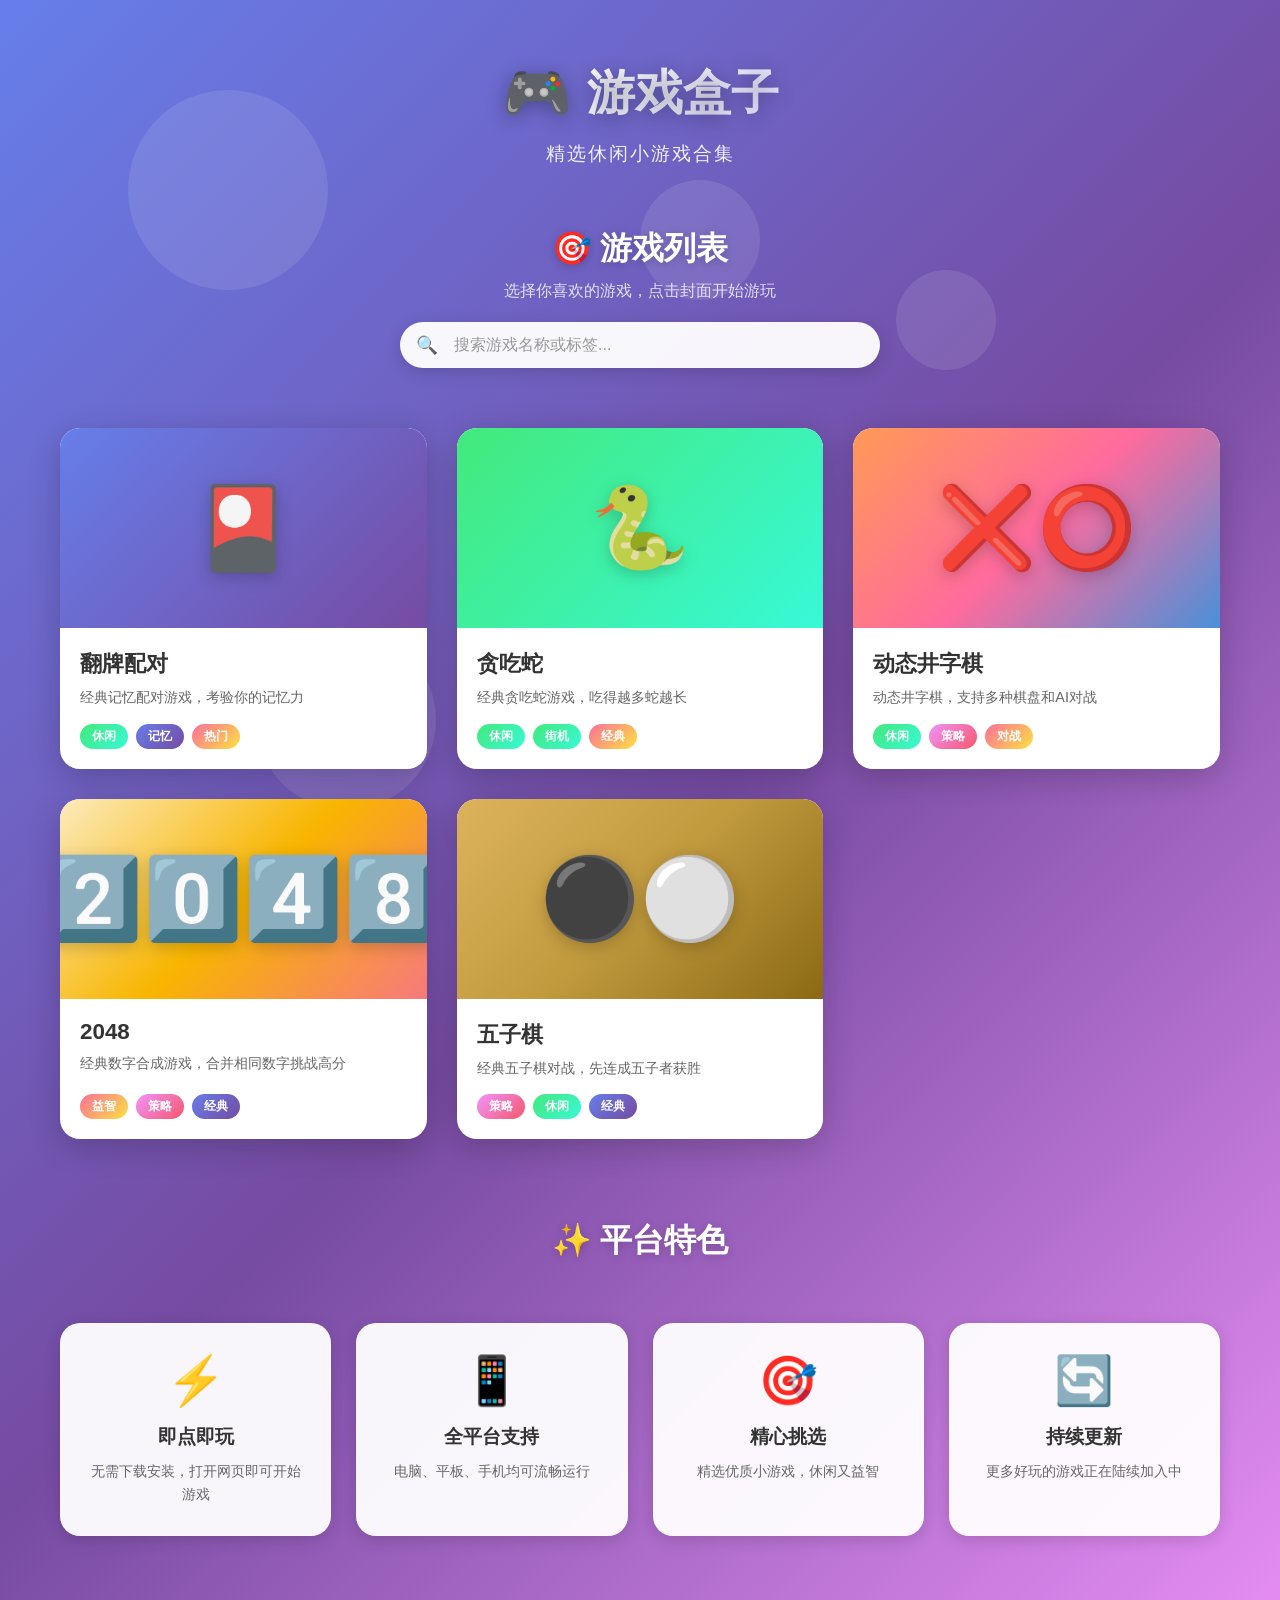
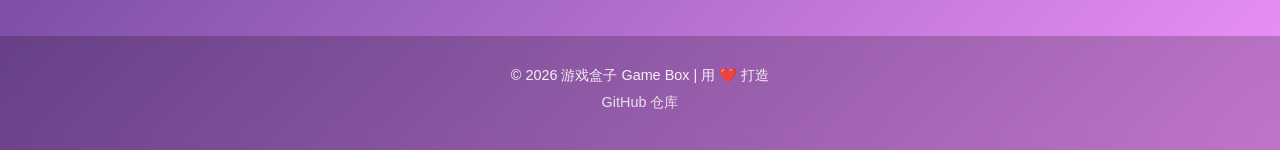
<file: index.html>
<!DOCTYPE html>
<html lang="zh-CN">
<head>
    <meta charset="UTF-8">
    <meta name="viewport" content="width=device-width, initial-scale=1.0">
    <title>游戏盒子 - Game Box</title>
    <link rel="stylesheet" href="css/style.css">
</head>
<body>
    <div class="bg-animation">
        <div class="bubble"></div>
        <div class="bubble"></div>
        <div class="bubble"></div>
        <div class="bubble"></div>
        <div class="bubble"></div>
    </div>

    <header class="main-header">
        <div class="header-content">
            <h1 class="logo">
                <span class="logo-icon">🎮</span>
                <span class="logo-text">游戏盒子</span>
            </h1>
            <p class="subtitle">精选休闲小游戏合集</p>
        </div>
    </header>

    <main class="main-content">
        <div class="container">
            <section class="games-section">
                <div class="section-header">
                    <h2>🎯 游戏列表</h2>
                    <p class="section-desc">选择你喜欢的游戏，点击封面开始游玩</p>
                    <div class="search-box">
                        <span class="search-icon">🔍</span>
                        <input type="text" id="game-search" class="search-input" placeholder="搜索游戏名称或标签...">
                        <button id="search-clear" class="search-clear" title="清除搜索">×</button>
                    </div>
                </div>

                <div class="games-grid" id="games-grid">
                    <a href="games/memory-match/index.html" target="_blank" class="game-card" data-game="memory-match">
                        <div class="game-cover">
                            <div class="cover-bg cover-memory"></div>
                            <div class="cover-icon">🎴</div>
                            <div class="cover-overlay">
                                <span class="play-btn">▶ 开始游戏</span>
                            </div>
                        </div>
                        <div class="game-info">
                            <h3 class="game-title">翻牌配对</h3>
                            <p class="game-desc">经典记忆配对游戏，考验你的记忆力</p>
                            <div class="game-tags">
                                <span class="tag tag-easy">休闲</span>
                                <span class="tag tag-memory">记忆</span>
                                <span class="tag tag-new">热门</span>
                            </div>
                        </div>
                    </a>

                    <a href="games/snake/index.html" target="_blank" class="game-card" data-game="snake">
                        <div class="game-cover">
                            <div class="cover-bg cover-snake"></div>
                            <div class="cover-icon">🐍</div>
                            <div class="cover-overlay">
                                <span class="play-btn">▶ 开始游戏</span>
                            </div>
                        </div>
                        <div class="game-info">
                            <h3 class="game-title">贪吃蛇</h3>
                            <p class="game-desc">经典贪吃蛇游戏，吃得越多蛇越长</p>
                            <div class="game-tags">
                                <span class="tag tag-easy">休闲</span>
                                <span class="tag tag-arcade">街机</span>
                                <span class="tag tag-new">经典</span>
                            </div>
                        </div>
                    </a>

                    <a href="games/x-and-o/index.html" target="_blank" class="game-card" data-game="x-and-o">
                        <div class="game-cover">
                            <div class="cover-bg cover-xando"></div>
                            <div class="cover-icon">❌⭕</div>
                            <div class="cover-overlay">
                                <span class="play-btn">▶ 开始游戏</span>
                            </div>
                        </div>
                        <div class="game-info">
                            <h3 class="game-title">动态井字棋</h3>
                            <p class="game-desc">动态井字棋，支持多种棋盘和AI对战</p>
                            <div class="game-tags">
                                <span class="tag tag-easy">休闲</span>
                                <span class="tag tag-strategy">策略</span>
                                <span class="tag tag-new">对战</span>
                            </div>
                        </div>
                    </a>

                    <a href="games/2048/index.html" target="_blank" class="game-card" data-game="2048">
                        <div class="game-cover">
                            <div class="cover-bg cover-2048"></div>
                            <div class="cover-icon">2️⃣0️⃣4️⃣8️⃣</div>
                            <div class="cover-overlay">
                                <span class="play-btn">▶ 开始游戏</span>
                            </div>
                        </div>
                        <div class="game-info">
                            <h3 class="game-title">2048</h3>
                            <p class="game-desc">经典数字合成游戏，合并相同数字挑战高分</p>
                            <div class="game-tags">
                                <span class="tag tag-puzzle">益智</span>
                                <span class="tag tag-strategy">策略</span>
                                <span class="tag tag-classic">经典</span>
                            </div>
                        </div>
                    </a>

                    <a href="games/gomoku/index.html" target="_blank" class="game-card" data-game="gomoku">
                        <div class="game-cover">
                            <div class="cover-bg cover-gomoku"></div>
                            <div class="cover-icon">⚫⚪</div>
                            <div class="cover-overlay">
                                <span class="play-btn">▶ 开始游戏</span>
                            </div>
                        </div>
                        <div class="game-info">
                            <h3 class="game-title">五子棋</h3>
                            <p class="game-desc">经典五子棋对战，先连成五子者获胜</p>
                            <div class="game-tags">
                                <span class="tag tag-strategy">策略</span>
                                <span class="tag tag-easy">休闲</span>
                                <span class="tag tag-classic">经典</span>
                            </div>
                        </div>
                    </a>
                </div>
                <div class="search-no-result" id="search-no-result">😕 没有找到匹配的游戏，试试其他关键词吧</div>
            </section>

            <section class="features-section">
                <h2 class="section-title">✨ 平台特色</h2>
                <div class="features-grid">
                    <div class="feature-card">
                        <div class="feature-icon">⚡</div>
                        <h3>即点即玩</h3>
                        <p>无需下载安装，打开网页即可开始游戏</p>
                    </div>
                    <div class="feature-card">
                        <div class="feature-icon">📱</div>
                        <h3>全平台支持</h3>
                        <p>电脑、平板、手机均可流畅运行</p>
                    </div>
                    <div class="feature-card">
                        <div class="feature-icon">🎯</div>
                        <h3>精心挑选</h3>
                        <p>精选优质小游戏，休闲又益智</p>
                    </div>
                    <div class="feature-card">
                        <div class="feature-icon">🔄</div>
                        <h3>持续更新</h3>
                        <p>更多好玩的游戏正在陆续加入中</p>
                    </div>
                </div>
            </section>
        </div>
    </main>

    <footer class="main-footer">
        <div class="footer-content">
            <p>© 2026 游戏盒子 Game Box | 用 ❤️ 打造</p>
            <p class="footer-link">
                <a href="https://github.com/Magipoet/game_box" target="_blank">GitHub 仓库</a>
            </p>
        </div>
    </footer>

    <script src="js/main.js"></script>
</body>
</html>
</file>
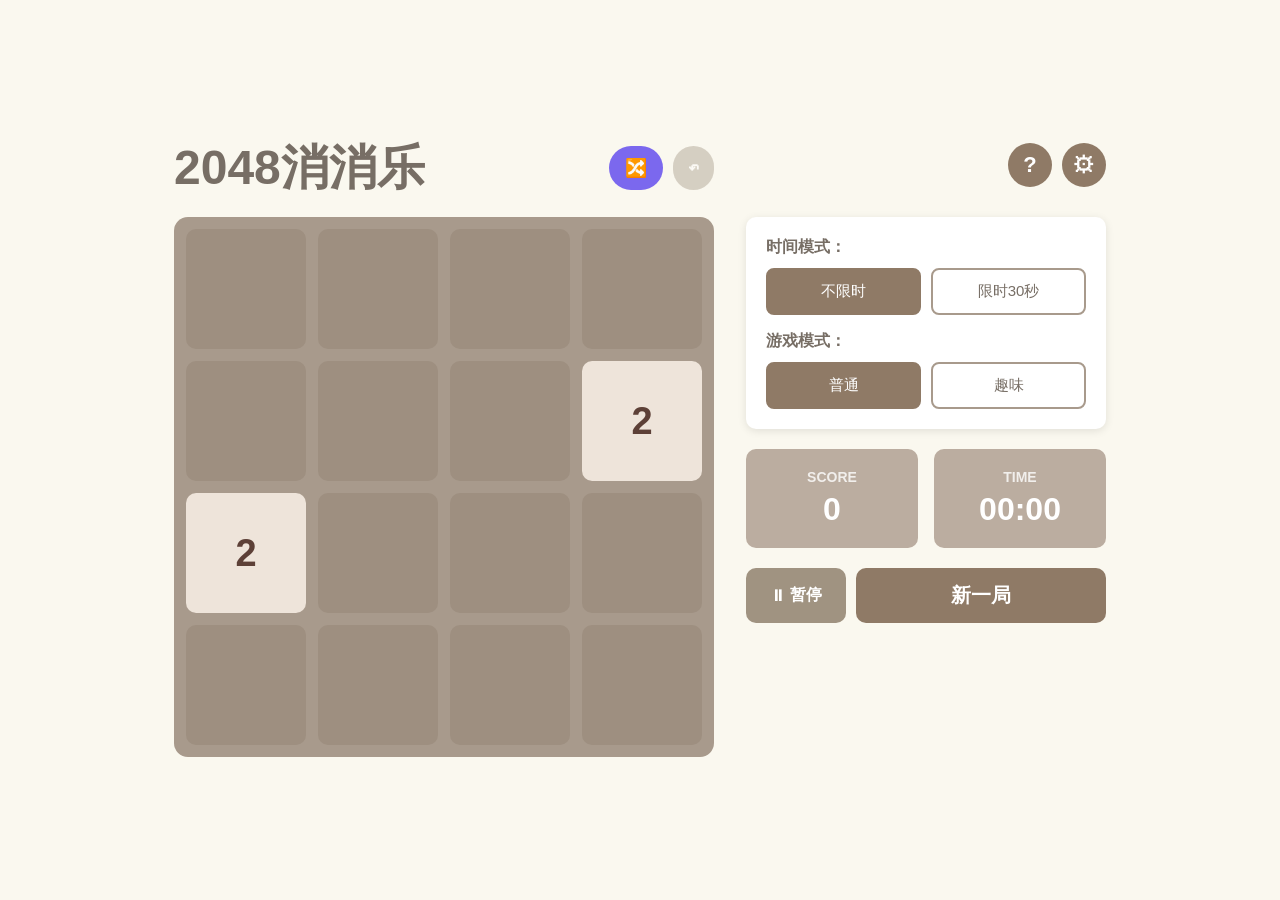
<file: games/2048/index.html>
<!DOCTYPE html>
<html lang="zh-CN">
<head>
  <meta charset="UTF-8">
  <meta name="viewport" content="width=device-width, initial-scale=1.0">
  <title>2048消消乐</title>
  <link rel="stylesheet" href="css/base.css">
  <link rel="stylesheet" href="css/layout.css">
  <link rel="stylesheet" href="css/board.css">
  <link rel="stylesheet" href="css/tiles.css">
  <link rel="stylesheet" href="css/modals.css">
  <link rel="stylesheet" href="css/settings.css">
  <link rel="stylesheet" href="css/responsive.css">
</head>
<body>
  <div class="game-container">
    <div class="main-content">
      <div class="board-section">
        <div class="board-header">
          <h1 class="game-title">2048消消乐</h1>
          <div class="header-buttons">
            <button class="shuffle-btn" id="shuffleBtn" title="洗牌">
              <span class="shuffle-icon">🔀</span>
            </button>
            <button class="undo-btn" id="undoBtn" title="撤回上一步" disabled>
              <span class="undo-icon">↶</span><span class="undo-count" id="undoCount">5</span>
            </button>
          </div>
        </div>
        <div class="board-wrapper" id="boardWrapper">
          <div class="board" id="board">
          </div>
        </div>
      </div>

      <div class="controls-section">
        <div class="controls-header">
          <button class="help-btn" id="helpBtn" title="游戏帮助">
            <span class="help-icon">?</span>
          </button>
          <button class="settings-btn" id="settingsBtn" title="游戏设置">
            <span class="settings-icon">⚙</span>
          </button>
        </div>
        <div class="mode-selector">
          <div class="mode-group">
            <span class="mode-label">时间模式：</span>
            <div class="mode-buttons">
              <button class="mode-btn active" data-mode="unlimited">不限时</button>
              <button class="mode-btn" data-mode="timed">限时30秒</button>
            </div>
          </div>
          <div class="variant-group">
            <span class="variant-label">游戏模式：</span>
            <div class="variant-buttons">
              <button class="variant-btn active" data-variant="normal">普通</button>
              <button class="variant-btn" data-variant="fun">趣味</button>
            </div>
          </div>
        </div>

        <div class="score-panel">
          <div class="current-score">
            <div class="score-label">SCORE</div>
            <div class="score-value" id="currentScore">0</div>
          </div>
          <div class="time-panel">
            <div class="time-label">TIME</div>
            <div class="time-value" id="timeDisplay">00:00</div>
          </div>
        </div>

        <div class="game-buttons">
          <button class="pause-btn" id="pauseBtn" title="暂停/继续计时">
            <span class="pause-icon">⏸</span>
            <span class="pause-text">暂停</span>
          </button>
          <button class="new-game-btn" id="newGameBtn">新一局</button>
        </div>
      </div>
    </div>
  </div>

  <div class="modal-overlay" id="helpModal" style="display:none;">
    <div class="modal help-modal">
      <div class="modal-header">
        <h2>游戏玩法说明</h2>
        <button class="modal-close" id="helpCloseBtn">✕</button>
      </div>
      <div class="modal-body" id="helpModalBody">
        <div class="help-pages" id="helpPages">
          <div class="help-page active">
            <h3>🎮 游戏基本玩法</h3>
            <div class="help-section">
              <h4>基本规则</h4>
              <ul>
                <li>使用方向键（↑↓←→）或滑动屏幕移动方块</li>
                <li>相同数字的方块碰撞时会合并为两者之和</li>
                <li>每次有效移动后，空白处会随机出现 2 或 4</li>
                <li>合并数字会获得分数（例如 2+2=4，获得 4 分）</li>
                <li>点击左上角撤回按钮可回到上一步</li>
              </ul>
            </div>
            <div class="help-section">
              <h4>⏱️ 时间模式</h4>
              <ul>
                <li>限时 30 秒：在 30 秒内尽可能获得高分</li>
                <li>不限时：无时间限制，但会记录游戏时间</li>
              </ul>
            </div>
            <div class="help-section">
              <h4>🎯 游戏目标</h4>
              <ul>
                <li>合成出 2048 即可获胜</li>
                <li>获胜后可继续游戏挑战更高分数</li>
                <li>棋盘被填满且无法合并任何方块时游戏结束</li>
                <li>限时模式中时间耗尽也会结束游戏</li>
              </ul>
            </div>
          </div>
          <div class="help-page">
            <h3>🌟 趣味模式玩法</h3>
            <div class="help-section">
              <h4>模式介绍</h4>
              <ul>
                <li>趣味模式在经典玩法基础上加入了特殊元素</li>
                <li>让游戏更具挑战性和趣味性</li>
              </ul>
            </div>
            <div class="help-section">
              <h4>🪵 木块</h4>
              <ul>
                <li>随机生成在棋盘上，不会被移动</li>
                <li>显示数字表示周围需要发生的合并次数</li>
                <li>当周围发生指定次数合并后，木块消失</li>
                <li>每次合并可使相邻的多个木块计数 -1</li>
              </ul>
            </div>
            <div class="help-section">
              <h4>❄️ 冰块区域</h4>
              <ul>
                <li>棋盘上有蓝色边框标记的冻结区域</li>
                <li>数字滑入该区域后被冻结，无法再移动</li>
                <li>冻结的数字可以参与合并</li>
                <li>冰块区域每滑动一次倒计时 -1，最多存在 8 次滑动后消失</li>
                <li>若冻结的数字参与了合并，冰块倒计时额外 -1（即总共 -2）</li>
              </ul>
            </div>
            <div class="help-section">
              <h4>🌀 传送门</h4>
              <ul>
                <li>紫色漩涡外观的特殊空白格子（无数字）</li>
                <li>随机出现在棋盘的空白格上</li>
                <li>其他数字如果移动进入这个格子，会被随机传送到棋盘上的另一个空白格</li>
                <li>传送这一步不参与合并，只是单纯的位置转移</li>
                <li>传送一次后传送门消失，并进入冷却期</li>
              </ul>
            </div>
            <div class="help-section">
              <h4>⛓️ 锁链方块</h4>
              <ul>
                <li>灰色铁链外观的特殊数字方块</li>
                <li><strong>绑定前</strong>：锁链方块无法与任何方块合并</li>
                <li>当锁链方块移动后与某个普通数字相邻时，会自动与其绑定</li>
                <li><strong>绑定后</strong>：两个方块同步移动、同时被挡住</li>
                <li>绑定后的两个方块可以和<strong>其他</strong>数字合并，但<strong>相互之间不能合并</strong></li>
                <li>绑定后有 <strong>5 次滑动</strong>的倒计时，每次滑动减 1</li>
                <li>如果绑定的数字参与了合并，每次合并额外减 1（两个都合并则额外减 2）</li>
                <li>倒计时归零后自动解锁，锁链方块变为普通数字，可自由滑动</li>
              </ul>
            </div>
          </div>
          <div class="help-page">
            <div class="help-final">
              <div class="celebration">🎉</div>
              <h3>祝您游玩愉快！</h3>
              <p>愿每一次滑动都带来惊喜，</p>
              <p>每一次合并都创造奇迹！</p>
              <p>享受游戏，挑战自我，</p>
              <p>创造属于你的最高分！</p>
              <p class="signature">— 2048 消消乐</p>
            </div>
          </div>
        </div>
      </div>
      <div class="modal-footer">
        <button class="page-btn" id="prevPageBtn" disabled>上一页</button>
        <div class="page-dots">
          <span class="page-dot active" data-page="0"></span>
          <span class="page-dot" data-page="1"></span>
          <span class="page-dot" data-page="2"></span>
        </div>
        <button class="page-btn" id="nextPageBtn">下一页</button>
      </div>
    </div>
  </div>

  <div class="modal-overlay" id="settingsModal" style="display:none;">
    <div class="modal settings-modal">
      <div class="modal-header">
        <h2>游戏设置</h2>
        <button class="modal-close" id="settingsCloseBtn">✕</button>
      </div>
      <div class="settings-tabs">
        <button class="settings-tab active" data-tab="records">游戏记录</button>
        <button class="settings-tab" data-tab="achievements">成就</button>
        <button class="settings-tab" data-tab="theme">主题</button>
      </div>
      <div class="modal-body" id="settingsModalBody">
        <div class="settings-page active" id="recordsPage">
          <h3 class="settings-section-title">最高分记录</h3>
          <div class="score-grid">
            <div class="score-item">
              <span class="score-item-label">限时·普通</span>
              <span class="score-item-value" id="timedNormalHighest">0</span>
            </div>
            <div class="score-item">
              <span class="score-item-label">限时·趣味</span>
              <span class="score-item-value" id="timedFunHighest">0</span>
            </div>
            <div class="score-item score-item-with-time">
              <span class="score-item-label">不限时·普通</span>
              <span class="score-item-value" id="unlimitedNormalHighest">0</span>
              <span class="score-item-time" id="unlimitedNormalBestTime">用时 --:--</span>
            </div>
            <div class="score-item score-item-with-time">
              <span class="score-item-label">不限时·趣味</span>
              <span class="score-item-value" id="unlimitedFunHighest">0</span>
              <span class="score-item-time" id="unlimitedFunBestTime">用时 --:--</span>
            </div>
          </div>
        </div>
        <div class="settings-page" id="achievementsPage">
          <div class="achievement-category-tabs" id="achievementCategoryTabs">
            <button class="achievement-category-tab active" data-category="all">全部成就</button>
            <button class="achievement-category-tab" data-category="tile">数字合成</button>
            <button class="achievement-category-tab" data-category="score">得分成就</button>
            <button class="achievement-category-tab" data-category="fun">趣味模式</button>
            <button class="achievement-category-tab" data-category="special">特殊成就</button>
          </div>
          <div class="achievements-grid" id="achievementsGrid">
          </div>
        </div>
        <div class="settings-page" id="themePage">
          <h3 class="settings-section-title">选择主题</h3>
          <div class="themes-grid" id="themesGrid">
            <div class="theme-card active" data-theme="classic">
              <div class="theme-preview theme-preview-classic">
                <div></div><div></div><div></div><div></div><div></div><div></div><div></div><div></div>
              </div>
              <div class="theme-name">经典</div>
            </div>
            <div class="theme-card" data-theme="dark">
              <div class="theme-preview theme-preview-dark">
                <div></div><div></div><div></div><div></div><div></div><div></div><div></div><div></div>
              </div>
              <div class="theme-name">深色</div>
            </div>
            <div class="theme-card" data-theme="ocean">
              <div class="theme-preview theme-preview-ocean">
                <div></div><div></div><div></div><div></div><div></div><div></div><div></div><div></div>
              </div>
              <div class="theme-name">海洋</div>
            </div>
            <div class="theme-card" data-theme="forest">
              <div class="theme-preview theme-preview-forest">
                <div></div><div></div><div></div><div></div><div></div><div></div><div></div><div></div>
              </div>
              <div class="theme-name">森林</div>
            </div>
          </div>
        </div>
      </div>
      <div class="modal-footer">
        <button class="modal-btn primary" id="settingsCloseFooterBtn">关闭</button>
      </div>
    </div>
  </div>

  <div class="modal-overlay" id="winModal" style="display:none;">
    <div class="modal win-modal">
      <div class="modal-header">
        <h2>🎉 恭喜获胜！</h2>
      </div>
      <div class="modal-body">
        <p>你成功合成了 2048！</p>
        <div class="win-stats">
          <div class="stat-item">
            <span class="stat-label">当前得分</span>
            <span class="stat-value" id="winScore">0</span>
          </div>
          <div class="stat-item" id="winTimeItem">
            <span class="stat-label">用时</span>
            <span class="stat-value" id="winTime">00:00</span>
          </div>
        </div>
      </div>
      <div class="modal-footer">
        <button class="modal-btn secondary" id="continueBtn">继续游戏</button>
        <button class="modal-btn primary" id="winNewGameBtn">新游戏</button>
      </div>
    </div>
  </div>

  <div class="modal-overlay" id="gameOverModal" style="display:none;">
    <div class="modal gameover-modal">
      <div class="modal-header">
        <h2>游戏结束</h2>
      </div>
      <div class="modal-body">
        <p class="gameover-reason" id="gameOverReason">无法继续移动了</p>
        <div class="gameover-stats">
          <div class="stat-item">
            <span class="stat-label">最终得分</span>
            <span class="stat-value" id="gameOverScore">0</span>
          </div>
          <div class="stat-item">
            <span class="stat-label">最大数字</span>
            <span class="stat-value" id="gameOverMaxTile">0</span>
          </div>
        </div>
        <div class="gameover-time" id="gameOverTimeItem" style="display:none;">
          <span class="gameover-time-label">用时</span>
          <span class="gameover-time-value" id="gameOverTime">00:00</span>
        </div>
      </div>
      <div class="modal-footer">
        <button class="modal-btn secondary" id="closeGameOverBtn">关闭</button>
        <button class="modal-btn primary" id="gameOverNewGameBtn">新游戏</button>
      </div>
    </div>
  </div>

  <div class="achievement-toast" id="achievementToast" style="display:none;">
    <div class="achievement-toast-icon">🏆</div>
    <div class="achievement-toast-content">
      <div class="achievement-toast-title" id="achievementToastTitle">成就解锁</div>
      <div class="achievement-toast-desc" id="achievementToastDesc">描述</div>
    </div>
  </div>

  <script src="js/constants.js"></script>
  <script src="js/cell.js"></script>
  <script src="js/board.js"></script>
  <script src="js/snapshot.js"></script>
  <script src="js/game-core.js"></script>
  <script src="js/game-movement.js"></script>
  <script src="js/game-fun-mode.js"></script>
  <script src="js/storage.js"></script>
  <script src="js/ui.js"></script>
</body>
</html>
</file>
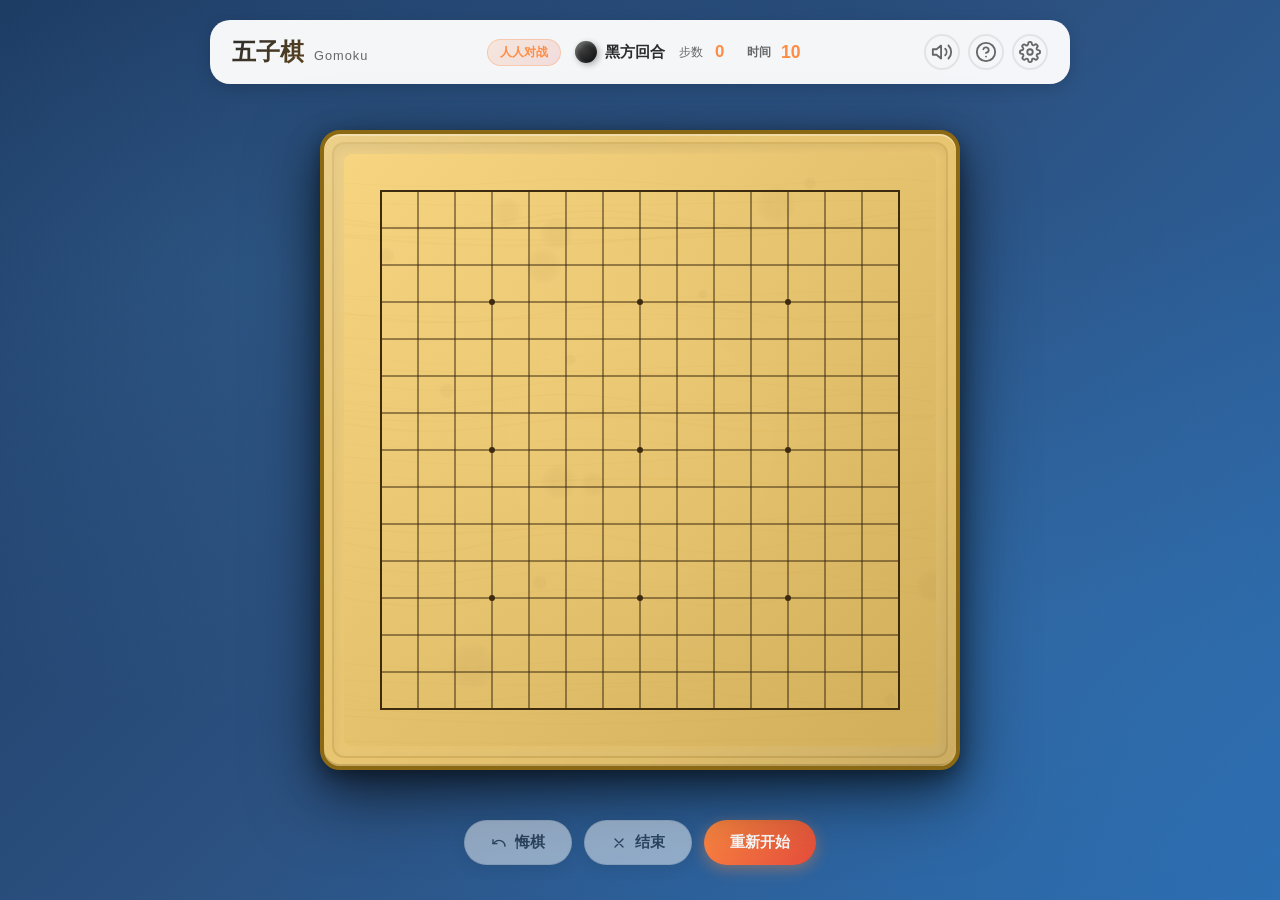
<file: games/gomoku/index.html>
<!DOCTYPE html>
<html lang="zh-CN">
<head>
  <meta charset="UTF-8" />
  <meta name="viewport" content="width=device-width, initial-scale=1.0" />
  <title>五子棋 Gomoku</title>
  <link rel="stylesheet" href="style.css" />
</head>
<body data-theme="classic">
  <div class="app">
    <header class="top-bar">
      <div class="top-title">
        <h1 class="title-main">五子棋</h1>
        <div class="title-sub">Gomoku</div>
      </div>
      <div class="top-info">
        <div class="mode-badge" id="modeBadge">人人对战</div>
        <div class="player-indicator" id="playerIndicator">
          <div class="player-stone stone-black"></div>
          <span class="status-text" id="statusText">黑方回合</span>
        </div>
        <div class="move-counter">
          <span class="move-label">步数</span>
          <span class="move-value" id="moveValue">0</span>
        </div>
        <div class="timer-display" id="timerDisplay" hidden>
          <span class="move-label">时间</span>
          <span class="timer-value" id="timerValue">10</span>
        </div>
      </div>
      <div class="top-actions">
        <button class="icon-btn" id="btnSound" title="音效" aria-label="音效开关">
          <svg viewBox="0 0 24 24" width="22" height="22" fill="none" stroke="currentColor" stroke-width="2" stroke-linecap="round" stroke-linejoin="round"><polygon points="11 5 6 9 2 9 2 15 6 15 11 19 11 5"/><path d="M19.07 4.93a10 10 0 0 1 0 14.14"/><path d="M15.54 8.46a5 5 0 0 1 0 7.07"/></svg>
        </button>
        <button class="icon-btn" id="btnHelp" title="游戏玩法" aria-label="游戏玩法">
          <svg viewBox="0 0 24 24" width="22" height="22" fill="none" stroke="currentColor" stroke-width="2" stroke-linecap="round" stroke-linejoin="round"><circle cx="12" cy="12" r="10"/><path d="M9.09 9a3 3 0 0 1 5.83 1c0 2-3 3-3 3"/><line x1="12" y1="17" x2="12.01" y2="17"/></svg>
        </button>
        <button class="icon-btn" id="btnSettings" title="设置" aria-label="设置">
          <svg viewBox="0 0 24 24" width="22" height="22" fill="none" stroke="currentColor" stroke-width="2" stroke-linecap="round" stroke-linejoin="round"><circle cx="12" cy="12" r="3"/><path d="M19.4 15a1.65 1.65 0 0 0 .33 1.82l.06.06a2 2 0 0 1-2.83 2.83l-.06-.06a1.65 1.65 0 0 0-1.82-.33 1.65 1.65 0 0 0-1 1.51V21a2 2 0 0 1-4 0v-.09a1.65 1.65 0 0 0-1-1.51 1.65 1.65 0 0 0-1.82.33l-.06.06a2 2 0 0 1-2.83-2.83l.06-.06a1.65 1.65 0 0 0 .33-1.82 1.65 1.65 0 0 0-1.51-1H3a2 2 0 0 1 0-4h.09a1.65 1.65 0 0 0 1.51-1 1.65 1.65 0 0 0-.33-1.82l-.06-.06a2 2 0 0 1 2.83-2.83l.06.06a1.65 1.65 0 0 0 1.82.33H9a1.65 1.65 0 0 0 1-1.51V3a2 2 0 0 1 4 0v.09a1.65 1.65 0 0 0 1 1.51 1.65 1.65 0 0 0 1.82-.33l.06-.06a2 2 0 0 1 2.83 2.83l-.06.06a1.65 1.65 0 0 0-.33 1.82V9a1.65 1.65 0 0 0 1.51 1H21a2 2 0 0 1 0 4h-.09a1.65 1.65 0 0 0-1.51 1z"/></svg>
        </button>
      </div>
    </header>

    <main class="main-area">
      <div class="board-wrapper">
        <canvas id="board" width="600" height="600"></canvas>
        <div class="board-ai-thinking" id="aiThinking" hidden>
          <div class="ai-dots"><span></span><span></span><span></span></div>
          <span>AI 思考中…</span>
        </div>
      </div>
    </main>

    <footer class="action-bar">
      <button class="action-btn action-btn-secondary" id="btnUndo" title="悔棋">
        <svg viewBox="0 0 24 24" width="16" height="16" fill="none" stroke="currentColor" stroke-width="2" stroke-linecap="round" stroke-linejoin="round"><path d="M3 7v6h6"/><path d="M21 17a9 9 0 0 0-9-9 9 9 0 0 0-6.7 3L3 13"/></svg>
        悔棋
      </button>
      <button class="action-btn action-btn-secondary" id="btnEnd" title="结束游戏">
        <svg viewBox="0 0 24 24" width="16" height="16" fill="none" stroke="currentColor" stroke-width="2" stroke-linecap="round" stroke-linejoin="round"><path d="M18 6L6 18M6 6l12 12"/></svg>
        结束
      </button>
      <button class="action-btn" id="btnRestart" title="重新开始">
        <svg viewBox="0 0 24 24" width="16" height="16" fill="none" stroke="currentColor" stroke-width="2" stroke-linecap="round" stroke-linejoin="round"><polyline points="23 4 23 10 17 10"/><path d="M20.49 15a9 9 0 1 1-2.12-9.36L23 10"/></svg>
        再来一局
      </button>
    </footer>
  </div>

  <div class="modal" id="helpModal" hidden>
    <div class="modal-mask" data-close></div>
    <div class="modal-dialog help-dialog">
      <button class="help-close" data-close aria-label="关闭">
        <svg viewBox="0 0 24 24" width="18" height="18" fill="none" stroke="currentColor" stroke-width="2.5" stroke-linecap="round" stroke-linejoin="round"><line x1="18" y1="6" x2="6" y2="18"/><line x1="6" y1="6" x2="18" y2="18"/></svg>
      </button>
      <h2 class="modal-title">游戏玩法</h2>
      <div class="help-content">
        <h3 class="help-subtitle">游戏简介</h3>
        <p><strong>五子棋</strong>是一种两人对弈的纯策略型棋类游戏，使用 15×15 的棋盘。</p>
        <h3 class="help-subtitle">游戏目标</h3>
        <p>率先在棋盘上形成横、竖或斜方向上连续 <strong>5 颗</strong> 同色棋子的一方获胜。</p>
        <h3 class="help-subtitle">基本规则</h3>
        <ul>
          <li><strong>玩家：</strong>黑方先手，白方后手，双方轮流落子</li>
          <li><strong>棋盘：</strong>15×15 共 225 个交叉点，点击任意空交叉点即可落子</li>
          <li><strong>落子：</strong>棋子落下后不可移动，占据该交叉点</li>
          <li><strong>胜负：</strong>横、竖、斜任意方向连成 5 子者获胜</li>
          <li><strong>平局：</strong>棋盘填满仍未分出胜负则为平局</li>
        </ul>
        <h3 class="help-subtitle">技巧提示</h3>
        <ul>
          <li>优先占据棋盘中央位置，发展空间更大</li>
          <li>注意防守对手的活三、活四等威胁</li>
          <li>双三等同时威胁可迫使对手顾此失彼</li>
        </ul>
      </div>
    </div>
  </div>

  <div class="modal" id="settingsModal" hidden>
    <div class="modal-mask" data-close></div>
    <div class="modal-dialog settings-dialog">
      <button class="help-close" data-close aria-label="关闭">
        <svg viewBox="0 0 24 24" width="18" height="18" fill="none" stroke="currentColor" stroke-width="2.5" stroke-linecap="round" stroke-linejoin="round"><line x1="18" y1="6" x2="6" y2="18"/><line x1="6" y1="6" x2="18" y2="18"/></svg>
      </button>
      <h2 class="modal-title">设置</h2>
      <div class="settings-tabs" id="settingsTabs">
        <div class="settings-tab active" data-tab="game">游戏设置</div>
        <div class="settings-tab" data-tab="theme">主题外观</div>
        <div class="settings-tab" data-tab="achievement">成就系统</div>
      </div>
      <div class="settings-content">
        <div class="settings-tab-pane active" data-tab-pane="game">
          <h3 class="settings-subtitle">对战模式</h3>
          <div class="mode-tabs" id="modeTabs">
            <div class="mode-tab active" data-mode="pvp">人人对战</div>
            <div class="mode-tab" data-mode="pve">人机对战</div>
          </div>

          <div class="ai-settings" id="aiSettings" hidden>
            <div class="ai-section">
              <h3 class="settings-subtitle">执子选择</h3>
              <div class="side-tabs" id="sideTabs">
                <div class="side-tab active" data-side="black">
                  <div class="side-icon stone-black-sm"></div>
                  <span>执黑（先手）</span>
                </div>
                <div class="side-tab" data-side="white">
                  <div class="side-icon stone-white-sm"></div>
                  <span>执白（后手）</span>
                </div>
              </div>
            </div>

            <div class="ai-section">
              <h3 class="settings-subtitle">AI 难度</h3>
              <div class="difficulty-tabs" id="difficultyTabs">
                <div class="difficulty-tab active" data-difficulty="easy">
                  <span class="diff-emoji">🌱</span>
                  <span>初级</span>
                </div>
                <div class="difficulty-tab" data-difficulty="medium">
                  <span class="diff-emoji">🔥</span>
                  <span>中级</span>
                </div>
                <div class="difficulty-tab" data-difficulty="hard">
                  <span class="diff-emoji">👑</span>
                  <span>高级</span>
                </div>
              </div>
            </div>
          </div>

          <div class="timer-toggle">
            <div class="timer-switch" id="timerSwitch"></div>
            <span class="timer-label">限时模式 (10秒落子)</span>
          </div>

          <div class="sound-toggle">
            <div class="sound-switch" id="soundSwitch"></div>
            <span class="sound-label">音效</span>
          </div>
        </div>

        <div class="settings-tab-pane" data-tab-pane="theme">
          <h3 class="settings-subtitle">主题配色</h3>
          <div class="theme-grid" id="themeGrid">
            <div class="theme-option" data-theme="classic">
              <div class="theme-preview theme-classic"></div>
              <span class="theme-name">经典木质</span>
            </div>
            <div class="theme-option" data-theme="walnut">
              <div class="theme-preview theme-walnut"></div>
              <span class="theme-name">黑胡桃木</span>
            </div>
            <div class="theme-option" data-theme="jade">
              <div class="theme-preview theme-jade"></div>
              <span class="theme-name">翡翠玉石</span>
            </div>
            <div class="theme-option" data-theme="ocean">
              <div class="theme-preview theme-ocean"></div>
              <span class="theme-name">深蓝海洋</span>
            </div>
            <div class="theme-option" data-theme="forest">
              <div class="theme-preview theme-forest"></div>
              <span class="theme-name">森林绿意</span>
            </div>
            <div class="theme-option" data-theme="rose">
              <div class="theme-preview theme-rose"></div>
              <span class="theme-name">玫瑰金</span>
            </div>
            <div class="theme-option" data-theme="midnight">
              <div class="theme-preview theme-midnight"></div>
              <span class="theme-name">午夜黑</span>
            </div>
            <div class="theme-option" data-theme="light">
              <div class="theme-preview theme-light"></div>
              <span class="theme-name">极简白</span>
            </div>
            <div class="theme-option" data-theme="sunset">
              <div class="theme-preview theme-sunset"></div>
              <span class="theme-name">日落黄昏</span>
            </div>
          </div>
        </div>

        <div class="settings-tab-pane" data-tab-pane="achievement">
          <div class="achievements-stats">
            <div class="stat-item">
              <span class="stat-value" id="statTotalWins">0</span>
              <span class="stat-label">总胜场</span>
            </div>
            <div class="stat-item">
              <span class="stat-value" id="statTotalGames">0</span>
              <span class="stat-label">总对局</span>
            </div>
            <div class="stat-item">
              <span class="stat-value" id="statMostMoves">0</span>
              <span class="stat-label">最多步数</span>
            </div>
            <div class="stat-item">
              <span class="stat-value" id="statUnlocked">0</span>
              <span class="stat-label">已解锁</span>
            </div>
          </div>

          <div class="achievement-category-tabs" id="achievementCategoryTabs">
            <div class="achievement-category-tab active" data-category="all">全部</div>
            <div class="achievement-category-tab" data-category="battle">对战类</div>
            <div class="achievement-category-tab" data-category="difficulty">难度类</div>
            <div class="achievement-category-tab" data-category="skill">棋艺类</div>
            <div class="achievement-category-tab" data-category="strategy">策略类</div>
            <div class="achievement-category-tab" data-category="move">步数类</div>
            <div class="achievement-category-tab" data-category="collect">收集类</div>
            <div class="achievement-category-tab" data-category="special">特殊类</div>
          </div>

          <div class="achievements-list" id="achievementsList">
          </div>
        </div>
      </div>
    </div>
  </div>

  <div class="modal" id="winModal" hidden>
    <div class="modal-mask" data-close></div>
    <div class="modal-dialog win-dialog">
      <h2 class="modal-title" id="winTitle">黑方获胜！</h2>
      <p class="win-sub" id="winSub">恭喜获胜</p>
      <div class="win-actions">
        <button class="modal-close" id="btnWinEnd">结束</button>
        <button class="modal-close primary" id="btnWinClose">再来一局</button>
      </div>
    </div>
  </div>

  <div class="modal" id="modeSelectModal" hidden>
    <div class="modal-mask" data-close></div>
    <div class="modal-dialog settings-dialog">
      <button class="help-close" data-close aria-label="关闭">
        <svg viewBox="0 0 24 24" width="18" height="18" fill="none" stroke="currentColor" stroke-width="2.5" stroke-linecap="round" stroke-linejoin="round"><line x1="18" y1="6" x2="6" y2="18"/><line x1="6" y1="6" x2="18" y2="18"/></svg>
      </button>
      <h2 class="modal-title">选择对战模式</h2>
      <div class="settings-content">
        <h3 class="settings-subtitle">对战模式</h3>
        <div class="mode-tabs" id="quickModeTabs">
          <div class="mode-tab active" data-mode="pvp">人人对战</div>
          <div class="mode-tab" data-mode="pve">人机对战</div>
        </div>

        <div class="ai-settings" id="quickAiSettings" hidden>
          <div class="ai-section">
            <h3 class="settings-subtitle">执子选择</h3>
            <div class="side-tabs" id="quickSideTabs">
              <div class="side-tab active" data-side="black">
                <div class="side-icon stone-black-sm"></div>
                <span>执黑（先手）</span>
              </div>
              <div class="side-tab" data-side="white">
                <div class="side-icon stone-white-sm"></div>
                <span>执白（后手）</span>
              </div>
            </div>
          </div>

          <div class="ai-section">
            <h3 class="settings-subtitle">AI 难度</h3>
            <div class="difficulty-tabs" id="quickDifficultyTabs">
              <div class="difficulty-tab active" data-difficulty="easy">
                <span class="diff-emoji">🌱</span>
                <span>初级</span>
              </div>
              <div class="difficulty-tab" data-difficulty="medium">
                <span class="diff-emoji">🔥</span>
                <span>中级</span>
              </div>
              <div class="difficulty-tab" data-difficulty="hard">
                <span class="diff-emoji">👑</span>
                <span>高级</span>
              </div>
            </div>
          </div>
        </div>

        <button class="modal-close primary" id="btnModeSelectConfirm" style="margin-top: 20px;">开始游戏</button>
      </div>
    </div>
  </div>

  <script src="js/constants.js"></script>
  <script src="js/state.js"></script>
  <script src="js/audio.js"></script>
  <script src="js/renderer.js"></script>
  <script src="js/ai.js"></script>
  <script src="js/game.js"></script>
  <script src="js/ui.js"></script>
  <script src="js/achievements.js"></script>
  <script>window.onload = function() { window.Gomoku.game.init(); }</script>
</body>
</html>
</file>
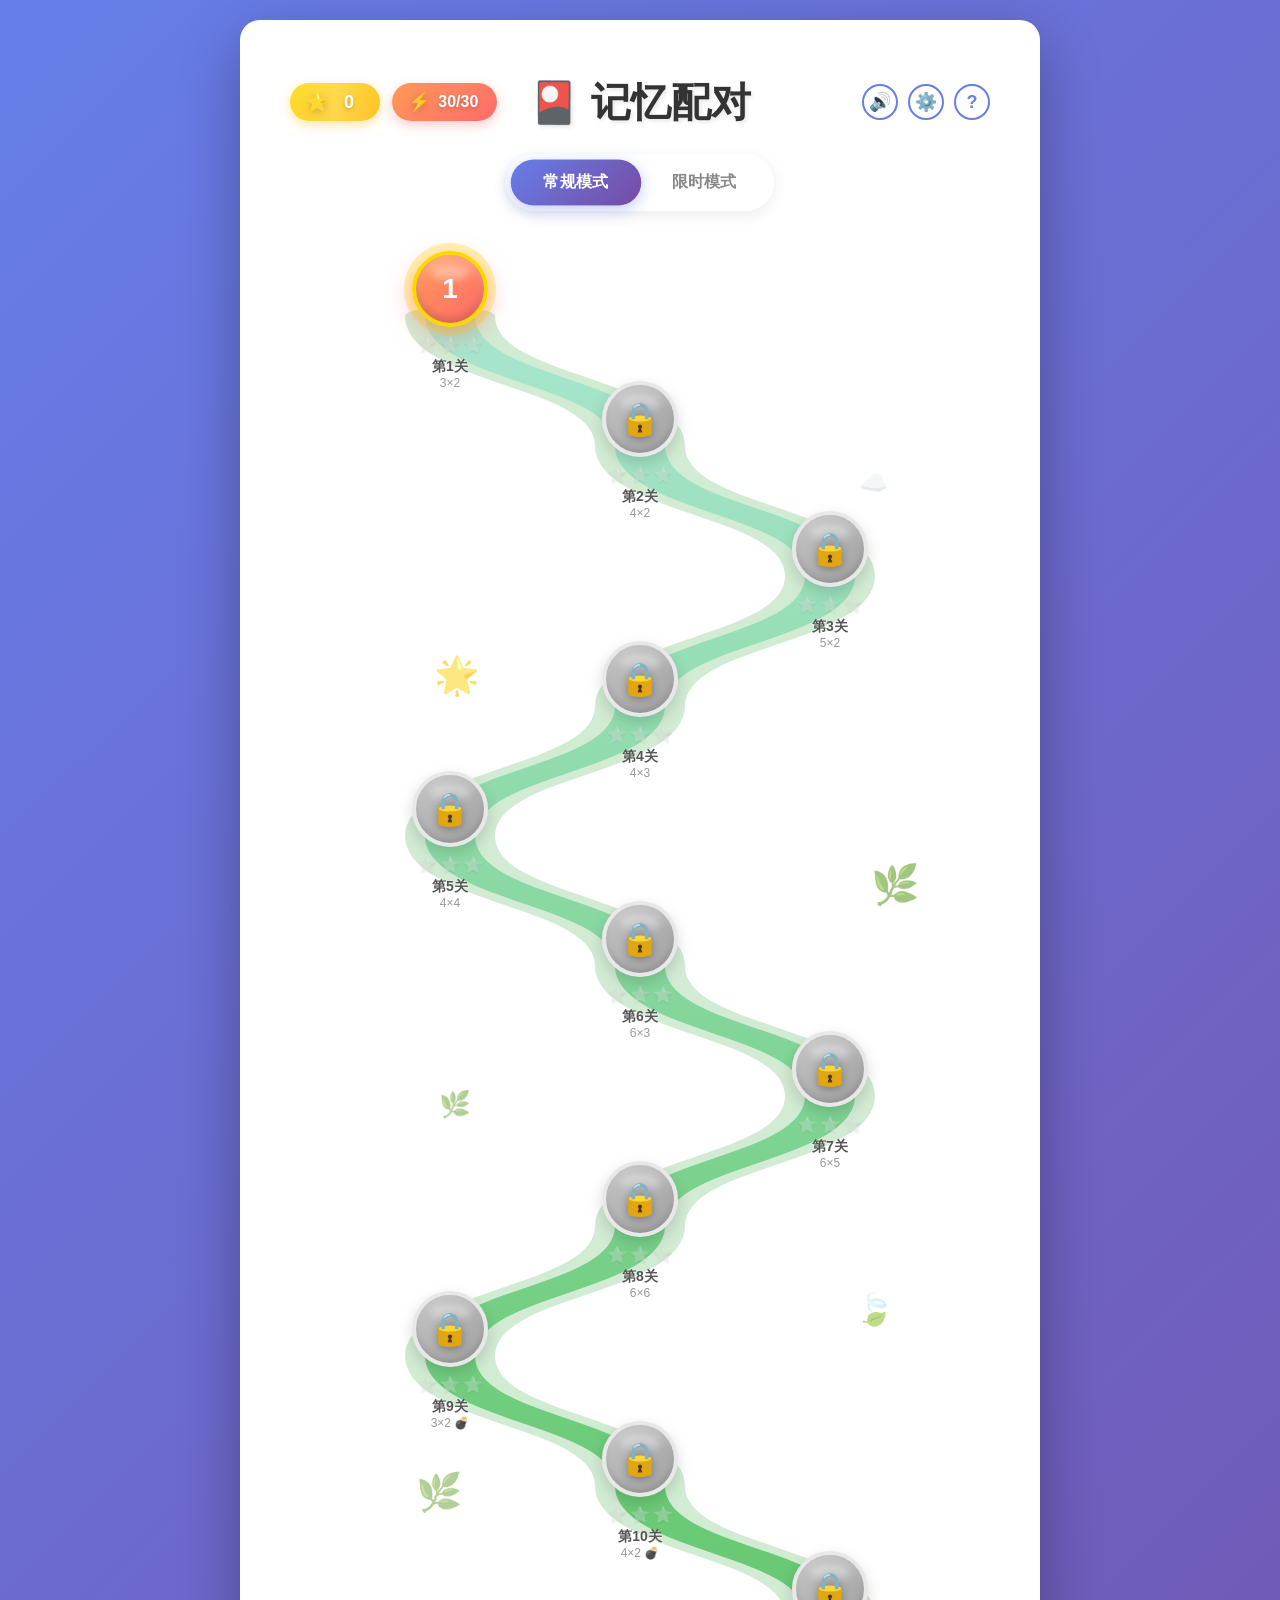
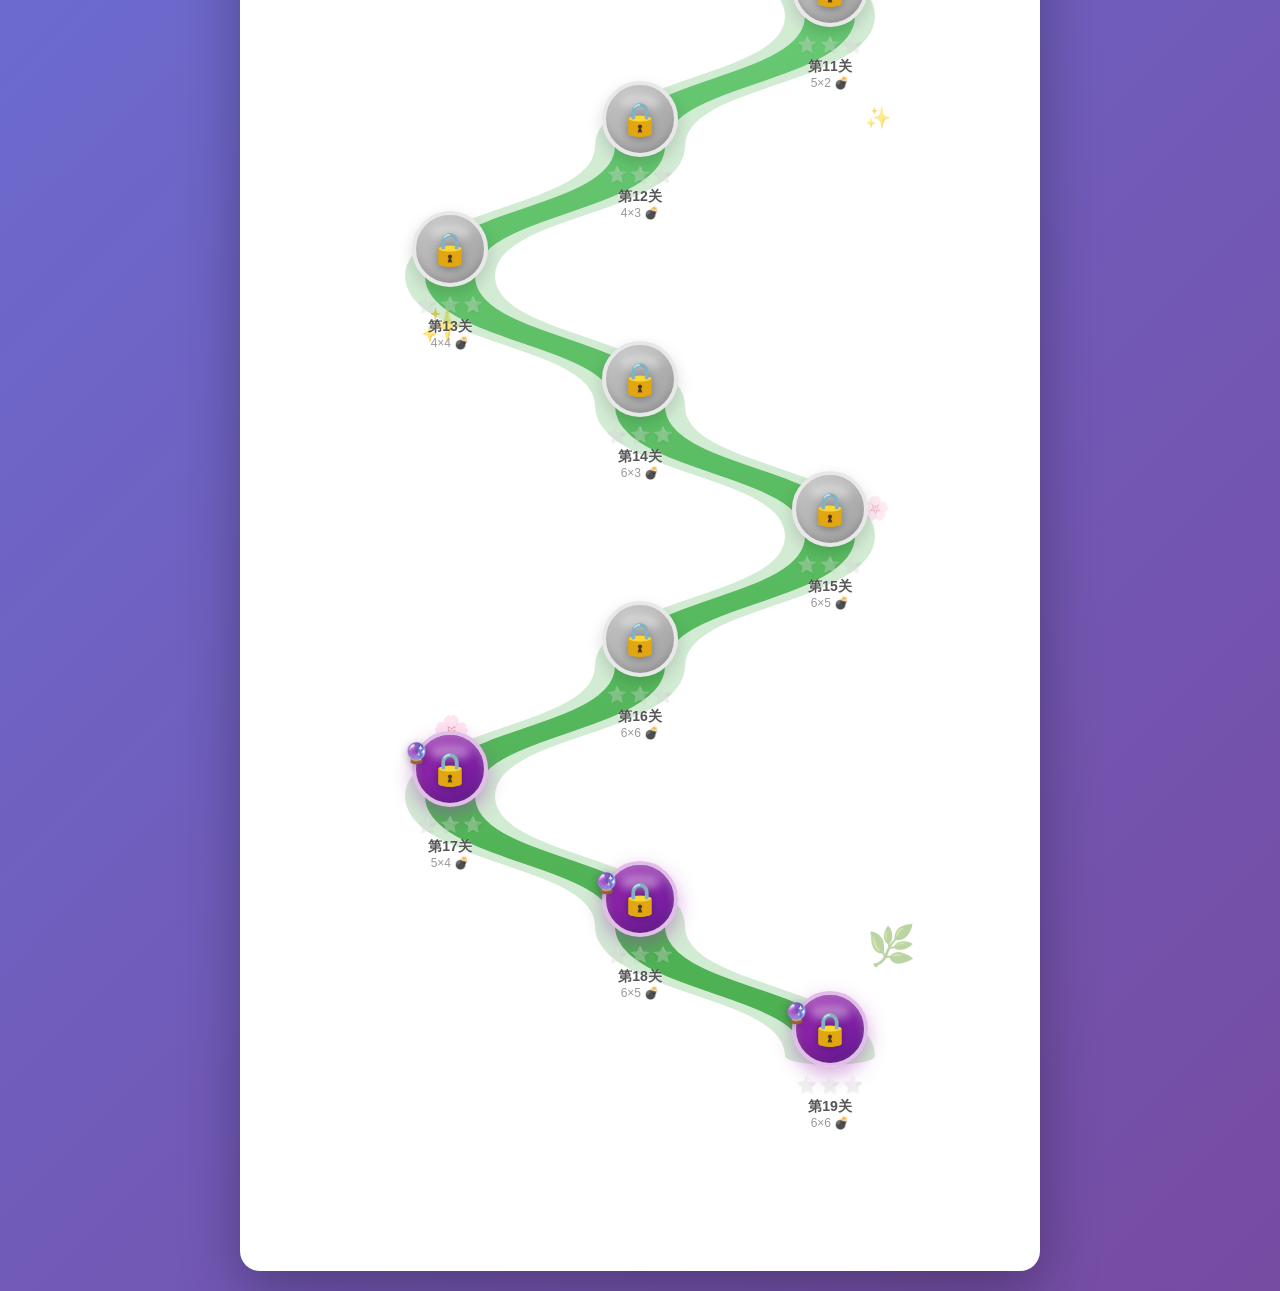
<file: games/memory-match/index.html>
<!DOCTYPE html>
<html lang="zh-CN">
<head>
    <meta charset="UTF-8">
    <meta name="viewport" content="width=device-width, initial-scale=1.0">
    <title>记忆配对游戏</title>
    <link rel="stylesheet" href="css/base.css">
    <link rel="stylesheet" href="css/header.css">
    <link rel="stylesheet" href="css/board.css">
    <link rel="stylesheet" href="css/modal.css">
    <link rel="stylesheet" href="css/settings.css">
    <link rel="stylesheet" href="css/themes.css">
    <link rel="stylesheet" href="css/tutorial.css">
    <link rel="stylesheet" href="css/dark.css">
    <link rel="stylesheet" href="css/level-select.css">
</head>
<body>
    <div class="container">
        <div id="level-select-screen" class="level-select-screen">
            <div class="level-select-header">
                <div class="level-select-header-left">
                    <div class="level-select-total-stars">
                        <span class="stars-icon">⭐</span>
                        <span id="level-select-total-stars" class="stars-count">0</span>
                    </div>
                    <div class="level-select-stamina" id="level-select-stamina-bar">
                        <span class="stamina-icon">⚡</span>
                        <span class="stamina-text" id="level-select-stamina-text">30/30</span>
                    </div>
                </div>
                <h1 class="level-select-title">🎴 记忆配对</h1>
                <div class="level-select-buttons">
                    <button id="level-select-sound-btn" class="icon-btn" title="音效开关">🔊</button>
                    <button id="level-select-settings-btn" class="icon-btn" title="设置">⚙️</button>
                    <button id="level-select-help-btn" class="icon-btn" title="游戏说明">?</button>
                </div>
            </div>
            <div class="level-select-mode-toggle">
                <button id="level-mode-normal" class="level-mode-btn active">常规模式</button>
                <button id="level-mode-timed" class="level-mode-btn">限时模式</button>
            </div>
            <button id="scroll-to-current-btn" class="scroll-to-current-btn hidden"><span id="scroll-arrow">↓</span> 返回当前关</button>
            <div id="level-select-map" class="level-select-map"></div>
        </div>

        <div id="game-screen" class="game-screen hidden">
            <div class="game-back-bar">
                <button id="back-to-levels-btn" class="back-btn">← 关卡选择</button>
            </div>
        <header>
            <div class="header-title">
                <h1>🎴 记忆配对游戏</h1>
                <div class="header-buttons">
                    <button id="sound-btn" class="icon-btn" title="音效开关">🔊</button>
                    <button id="help-btn" class="icon-btn" title="游戏说明">?</button>
                    <button id="settings-btn" class="icon-btn" title="设置">⚙️</button>
                </div>
            </div>
            <div id="countdown-display" class="countdown-display hidden">
                <span class="countdown-icon">⏱️</span>
                <span id="countdown" class="countdown-value">00:00</span>
                <span id="time-bonus" class="time-bonus hidden">+0 时间奖励</span>
                <button id="pause-btn" class="pause-btn" title="暂停游戏">⏸️</button>
            </div>
            <div class="stats">
                <div class="stat-item game-stamina" id="game-stamina-bar">
                    <span class="stamina-icon">⚡</span>
                    <span class="stamina-text" id="game-stamina-text">30/30</span>
                </div>
                <div class="stat-item">
                    <span class="label">步数:</span>
                    <span id="moves" class="value">0</span>
                </div>
                <div class="stat-item">
                    <span class="label">时间:</span>
                    <span id="timer" class="value">00:00</span>
                </div>
                <div class="stat-item">
                    <span class="label">配对:</span>
                    <span id="pairs" class="value">0/3</span>
                </div>
                <div class="stat-item">
                    <span class="label">最佳:</span>
                    <span id="best-score" class="value">-</span>
                </div>
                <div class="stat-item level-selector">
                    <button id="level-btn" class="level-btn">关卡 ▾</button>
                    <div class="level-info">
                        <span class="current-level" id="current-level-label">第1关 (3×2)</span>
                        <span class="current-level-stars" id="current-level-stars"></span>
                    </div>
                    <div id="combo-display" class="combo-display hidden">
                        <span id="combo-text" class="combo-text">连击!</span>
                        <span id="combo-count" class="combo-count">0次!</span>
                    </div>
                    <div id="level-dropdown" class="level-dropdown hidden">
                        <div class="level-dropdown-header">
                            <span>⭐ 总星星: <strong id="total-stars">0</strong></span>
                        </div>
                    </div>
                </div>
            </div>
        </header>

        <main>
            <div id="particle-container" class="particle-container"></div>
            <div id="combo-effect" class="combo-effect hidden"></div>
            <div id="fullscreen-effect" class="fullscreen-effect hidden"></div>
            <div id="game-board" class="game-board"></div>
        </main>

        <footer>
            <button id="restart-btn" class="btn">🔄 新游戏</button>
            <button id="reset-progress-btn" class="btn btn-reset">🔁 重置进度</button>
        </footer>
        </div>

        <div id="help-modal" class="modal hidden">
            <div class="modal-content">
                <button id="close-help-modal" class="close-btn">×</button>
                <h2>📖 游戏说明</h2>
                <div class="help-content">
                    <p><strong>🎯 游戏目标：</strong>将所有卡片配对完成即可通关</p>
                    <p><strong>🎮 操作方式：</strong>点击卡片翻开，每次可翻开两张</p>
                    <p><strong>✅ 配对成功：</strong>两张卡片图案相同则保持翻开状态</p>
                    <p><strong>❌ 配对失败：</strong>卡片会在1秒后自动翻回</p>
                    <p><strong>🏆 挑战目标：</strong>用最少的步数和最短的时间完成配对</p>
                    <p><strong>🔓 解锁关卡：</strong>通关当前关卡后自动解锁下一关</p>
                    <p><strong>💣 炸弹机制：</strong>部分关卡中会出现💣炸弹卡片，翻开两张炸弹配对会立即失败！请谨慎避开炸弹，专注于配对普通卡片</p>
                    <p><strong>⭐ 星级系统：</strong>根据步数获得1-3星评价：
                    <br>&nbsp;&nbsp;&nbsp;&nbsp;• ⭐⭐⭐ 3星：步数 ≤ 配对数 × 3（出色发挥）
                    <br>&nbsp;&nbsp;&nbsp;&nbsp;• ⭐⭐ 2星：步数 ≤ 配对数 × 4（表现良好）
                    <br>&nbsp;&nbsp;&nbsp;&nbsp;• ⭐ 1星：通关即可获得
                    <br>&nbsp;&nbsp;&nbsp;&nbsp;集齐一定星星可解锁隐藏关卡！</p>
                    <p><strong>🔥 连击系统：</strong>连续配对成功可累积连击：
                    <br>&nbsp;&nbsp;&nbsp;&nbsp;• 3连击：闪烁特效 + "+1步数减免"
                    <br>&nbsp;&nbsp;&nbsp;&nbsp;• 5连击：彩色粒子 + "+2步数减免"
                    <br>&nbsp;&nbsp;&nbsp;&nbsp;• 10连击：全屏特效 + 解锁"连击大师"成就</p>
                    <p><strong>⏱️ 限时模式：</strong>每关有时间限制，时间归零则失败！
                    <br>&nbsp;&nbsp;&nbsp;&nbsp;剩余时间按比例奖励步数减免
                    <br>&nbsp;&nbsp;&nbsp;&nbsp;完成所有限时挑战解锁"时间领主"成就</p>
                </div>
                <div class="modal-buttons">
                    <button id="help-close-btn" class="btn">我知道了</button>
                </div>
            </div>
        </div>

        <div id="settings-modal" class="modal hidden">
            <div class="modal-content settings-modal-content">
                <button id="close-settings-modal" class="close-btn">×</button>
                <h2>⚙️ 设置</h2>
                <div class="settings-tabs">
                    <div class="settings-tab active" data-tab="basic">⚙️ 基础设置</div>
                    <div class="settings-tab" data-tab="records">📊 记录</div>
                    <div class="settings-tab" data-tab="achievements">🏆 成就</div>
                </div>
                <div class="settings-panel active" data-panel="basic">
                    <h3>🎨 主题</h3>
                    <div class="theme-grid">
                        <div class="theme-item" data-theme="classic">
                            <div class="theme-preview theme-preview-classic">
                                <div class="theme-card">?</div>
                                <div class="theme-card">?</div>
                            </div>
                            <div class="theme-name">经典蓝紫</div>
                        </div>
                        <div class="theme-item" data-theme="forest">
                            <div class="theme-preview theme-preview-forest">
                                <div class="theme-card">🍃</div>
                                <div class="theme-card">🍃</div>
                            </div>
                            <div class="theme-name">清新森林</div>
                        </div>
                        <div class="theme-item" data-theme="sunset">
                            <div class="theme-preview theme-preview-sunset">
                                <div class="theme-card">☀️</div>
                                <div class="theme-card">☀️</div>
                            </div>
                            <div class="theme-name">温暖日落</div>
                        </div>
                        <div class="theme-item" data-theme="ocean">
                            <div class="theme-preview theme-preview-ocean">
                                <div class="theme-card">💧</div>
                                <div class="theme-card">💧</div>
                            </div>
                            <div class="theme-name">深海蓝</div>
                        </div>
                        <div class="theme-item" data-theme="dark">
                            <div class="theme-preview theme-preview-dark">
                                <div class="theme-card">⭐</div>
                                <div class="theme-card">⭐</div>
                            </div>
                            <div class="theme-name">暗黑模式</div>
                        </div>
                    </div>
                    <div class="tutorial-section">
                        <h3>📚 新手教程</h3>
                        <p class="tutorial-desc">重新查看游戏操作说明</p>
                        <button id="show-tutorial-btn" class="btn">打开新手教程</button>
                    </div>
                </div>
                <div class="settings-panel" data-panel="records">
                    <div class="records-section">
                        <h3>📈 总览</h3>
                        <div class="records-grid">
                            <div class="record-item"><span class="record-label">游戏次数</span><span class="record-value" id="record-games">0</span></div>
                            <div class="record-item"><span class="record-label">累计时间</span><span class="record-value" id="record-time">00:00</span></div>
                            <div class="record-item"><span class="record-label">总配对数</span><span class="record-value" id="record-pairs">0</span></div>
                        </div>
                    </div>
                    <div class="records-section">
                        <h3>🎯 各关最佳</h3>
                        <div class="records-grid" id="records-per-level"></div>
                    </div>
                </div>
                <div class="settings-panel" data-panel="achievements">
                    <div class="achievements-grid" id="achievements-grid"></div>
                </div>
            </div>
        </div>

        <div id="win-modal" class="modal hidden">
            <div class="modal-content">
                <button id="close-win-modal" class="close-btn">×</button>
                <h2>🎉 恭喜通关！ 🎉</h2>
                <div id="final-stars" class="final-stars">
                    <span class="star empty">⭐</span>
                    <span class="star empty">⭐</span>
                    <span class="star empty">⭐</span>
                </div>
                <div class="win-stats">
                    <p>总步数: <span id="final-moves">0</span></p>
                    <p>用时: <span id="final-time">00:00</span></p>
                    <p id="final-combo" class="final-combo hidden">最高连击: <span id="final-max-combo">0</span></p>
                    <p id="time-bonus-info" class="time-bonus-info hidden">时间奖励: <span id="final-time-bonus">0</span> 步数减免</p>
                    <p id="star-criteria" class="star-criteria"></p>
                    <p id="new-record" class="new-record hidden">🏆 新纪录！</p>
                </div>
                <div id="next-level-info" class="next-level-info hidden">
                    <p>🌟 已解锁第 <span id="unlocked-level-num"></span> 关！</p>
                </div>
                <div id="hidden-level-notice" class="hidden-level-notice hidden">
                    <p>🔓 隐藏关卡已解锁！需要 <span id="stars-required">15</span> 颗星星</p>
                </div>
                <div class="modal-buttons">
                    <button id="play-again-btn" class="btn">重玩本关</button>
                    <button id="next-level-btn" class="btn hidden">下一关 →</button>
                    <button id="select-level-btn" class="btn btn-secondary">选择关卡</button>
                </div>
            </div>
        </div>

        <div id="time-up-modal" class="modal hidden">
            <div class="modal-content">
                <button id="close-time-up-modal" class="close-btn">×</button>
                <h2>⏱️ 时间到！</h2>
                <div class="win-stats">
                    <p>很遗憾，时间已用完！</p>
                    <p>总步数: <span id="timeup-moves">0</span></p>
                    <p>已配对: <span id="timeup-pairs">0</span></p>
                </div>
                <div class="modal-buttons">
                    <button id="timeup-retry-btn" class="btn">🔄 重新开始</button>
                    <button id="timeup-close-btn" class="btn btn-secondary">关闭</button>
                </div>
            </div>
        </div>

        <div id="bomb-modal" class="modal hidden">
            <div class="modal-content">
                <button id="close-bomb-modal" class="close-btn">×</button>
                <h2>💥 炸弹爆炸！</h2>
                <div class="win-stats">
                    <p>你翻到了炸弹配对，游戏失败！</p>
                    <p>总步数: <span id="bomb-moves">0</span></p>
                    <p>用时: <span id="bomb-time">00:00</span></p>
                </div>
                <div class="modal-buttons">
                    <button id="bomb-retry-btn" class="btn">🔄 重新开始</button>
                    <button id="bomb-close-btn" class="btn btn-secondary">关闭</button>
                </div>
            </div>
        </div>

        <div id="bomb-intro-modal" class="modal hidden">
            <div class="modal-content">
                <button id="close-bomb-intro-modal" class="close-btn">×</button>
                <h2>挑战升级！炸弹卡片登场！</h2>
                <div class="help-content">
                    <p><strong>🎮 恭喜你通过了前8关！</strong></p>
                    <p>从第9关开始，游戏中将出现<span style="color: #ff6b6b; font-weight: bold;">💣 炸弹卡片</span>，游戏难度大幅提升！</p>
                    <p style="margin-top: 20px;"><strong>💣 炸弹规则说明：</strong></p>
                    <p>• 关卡中会混入成对的炸弹卡片（💣）</p>
                    <p>• 如果你翻开了<strong style="color: #ff6b6b;">两张炸弹</strong>并配对成功，游戏将<strong style="color: #ff6b6b;">立即失败</strong>！</p>
                    <p>• 你需要避开炸弹，专注于配对普通卡片</p>
                    <p>• 炸弹卡片的数量会随着关卡递增而增加</p>
                    <p style="margin-top: 20px;"><strong>💡 温馨提示：</strong></p>
                    <p>记住炸弹的位置，合理规划翻牌顺序，祝你好运！</p>
                </div>
                <div class="modal-buttons">
                    <button id="bomb-intro-close-btn" class="btn">我已准备好，开始挑战！</button>
                </div>
            </div>
        </div>

        <div id="tutorial-modal" class="modal hidden">
            <div class="modal-content">
                <h2>🎉 欢迎来到记忆配对游戏！</h2>
                <div class="tutorial-welcome">
                    <div class="tutorial-icon">🎴</div>
                    <p class="tutorial-desc-large">让我来教你如何玩这个游戏，只需简单几步！</p>
                    <div class="tutorial-features">
                        <div class="feature-item">
                            <span class="feature-icon">🧠</span>
                            <span>锻炼记忆力</span>
                        </div>
                        <div class="feature-item">
                            <span class="feature-icon">�</span>
                            <span>挑战更高关卡</span>
                        </div>
                        <div class="feature-item">
                            <span class="feature-icon">🏆</span>
                            <span>解锁成就</span>
                        </div>
                    </div>
                </div>
                <div class="modal-buttons">
                    <button id="tutorial-start-btn" class="btn">开始教程</button>
                    <button id="tutorial-skip-btn" class="btn btn-secondary">跳过教程</button>
                </div>
            </div>
        </div>

        <div id="tutorial-guide" class="tutorial-guide hidden">
            <div class="tutorial-guide-content">
                <div class="tutorial-step-indicator">
                    <span class="step-dot active" data-step="1"></span>
                    <span class="step-dot" data-step="2"></span>
                    <span class="step-dot" data-step="3"></span>
                    <span class="step-dot" data-step="4"></span>
                    <span class="step-dot" data-step="5"></span>
                    <span class="step-dot" data-step="6"></span>
                    <span class="step-dot" data-step="7"></span>
                    <span class="step-dot" data-step="8"></span>
                    <span class="step-dot" data-step="9"></span>
                    <span class="step-dot" data-step="10"></span>
                    <span class="step-dot" data-step="11"></span>
                    <span class="step-dot" data-step="12"></span>
                    <span class="step-dot" data-step="13"></span>
                    <span class="step-dot" data-step="14"></span>
                </div>
                <h3 id="tutorial-guide-title" class="tutorial-guide-title"></h3>
                <p id="tutorial-guide-text" class="tutorial-guide-text"></p>
                <div class="tutorial-guide-buttons">
                    <button id="tutorial-prev-btn" class="btn btn-secondary hidden">上一步</button>
                    <button id="tutorial-next-btn" class="btn">下一步</button>
                </div>
            </div>
            <div id="tutorial-highlight" class="tutorial-highlight hidden"></div>
            <div id="tutorial-arrow" class="tutorial-arrow hidden"></div>
        </div>

        <div id="tutorial-bomb-modal" class="modal hidden">
            <div class="modal-content">
                <h2>💥 炸弹爆炸！</h2>
                <div class="help-content">
                    <p><strong>这就是炸弹卡片的效果！</strong></p>
                    <p>如果你翻到了两张炸弹卡片并配对成功，游戏将立即失败！</p>
                    <p style="margin-top: 15px;">在实际游戏中，你需要：</p>
                    <p>• 记住炸弹的位置</p>
                    <p>• 避开炸弹，专注于配对普通卡片</p>
                    <p>• 合理规划翻牌顺序</p>
                </div>
                <div class="modal-buttons">
                    <button id="tutorial-bomb-close-btn" class="btn">我知道了，继续教程</button>
                </div>
            </div>
        </div>

        <div id="confirm-modal" class="modal hidden">
            <div class="modal-content">
                <h3>⚠️ 确认重置</h3>
                <p>当前进度将丢失，确定重置吗？</p>
                <div class="modal-buttons">
                    <button id="confirm-yes-btn" class="btn btn-danger">确定</button>
                    <button id="confirm-no-btn" class="btn">取消</button>
                </div>
            </div>
        </div>

        <div id="reset-progress-modal" class="modal hidden">
            <div class="modal-content">
                <h3>🔁 重置进度</h3>
                <p>请选择要重置的范围：</p>
                <div class="modal-buttons">
                    <button id="reset-current-btn" class="btn btn-danger">重置本关进度</button>
                    <button id="reset-all-btn" class="btn btn-danger">重置所有关卡进度</button>
                    <button id="reset-cancel-btn" class="btn btn-secondary">取消</button>
                </div>
            </div>
        </div>

        <div id="pause-modal" class="modal hidden">
            <div class="modal-content">
                <h2>⏸️ 游戏暂停</h2>
                <div class="win-stats">
                    <p>游戏已暂停，休息一下吧！</p>
                    <p>当前步数: <span id="pause-moves">0</span></p>
                    <p>已配对: <span id="pause-pairs">0/0</span></p>
                </div>
                <div class="modal-buttons">
                    <button id="resume-btn" class="btn">▶️ 继续游戏</button>
                    <button id="pause-restart-btn" class="btn btn-secondary">🔄 重新开始</button>
                </div>
            </div>
        </div>

        <div id="stamina-insufficient-modal" class="modal hidden">
            <div class="modal-content">
                <h2>⚡ 体力不足</h2>
                <div class="win-stats">
                    <p>当前体力不足以挑战关卡！</p>
                    <p>每关需要消耗 <strong>5</strong> 点体力</p>
                    <p>距离下一点体力恢复还需：<span id="stamina-recover-time">00:00</span></p>
                </div>
                <div class="modal-buttons">
                    <button id="stamina-close-btn" class="btn">我知道了</button>
                </div>
            </div>
        </div>

    </div>

    <script src="js/config.js"></script>
    <script src="js/state.js"></script>
    <script src="js/audio.js"></script>
    <script src="js/storage.js"></script>
    <script src="js/theme.js"></script>
    <script src="js/achievements.js"></script>
    <script src="js/settings.js"></script>
    <script src="js/game.js"></script>
    <script src="js/tutorial.js"></script>
    <script src="js/events.js"></script>
</body>
</html>
</file>
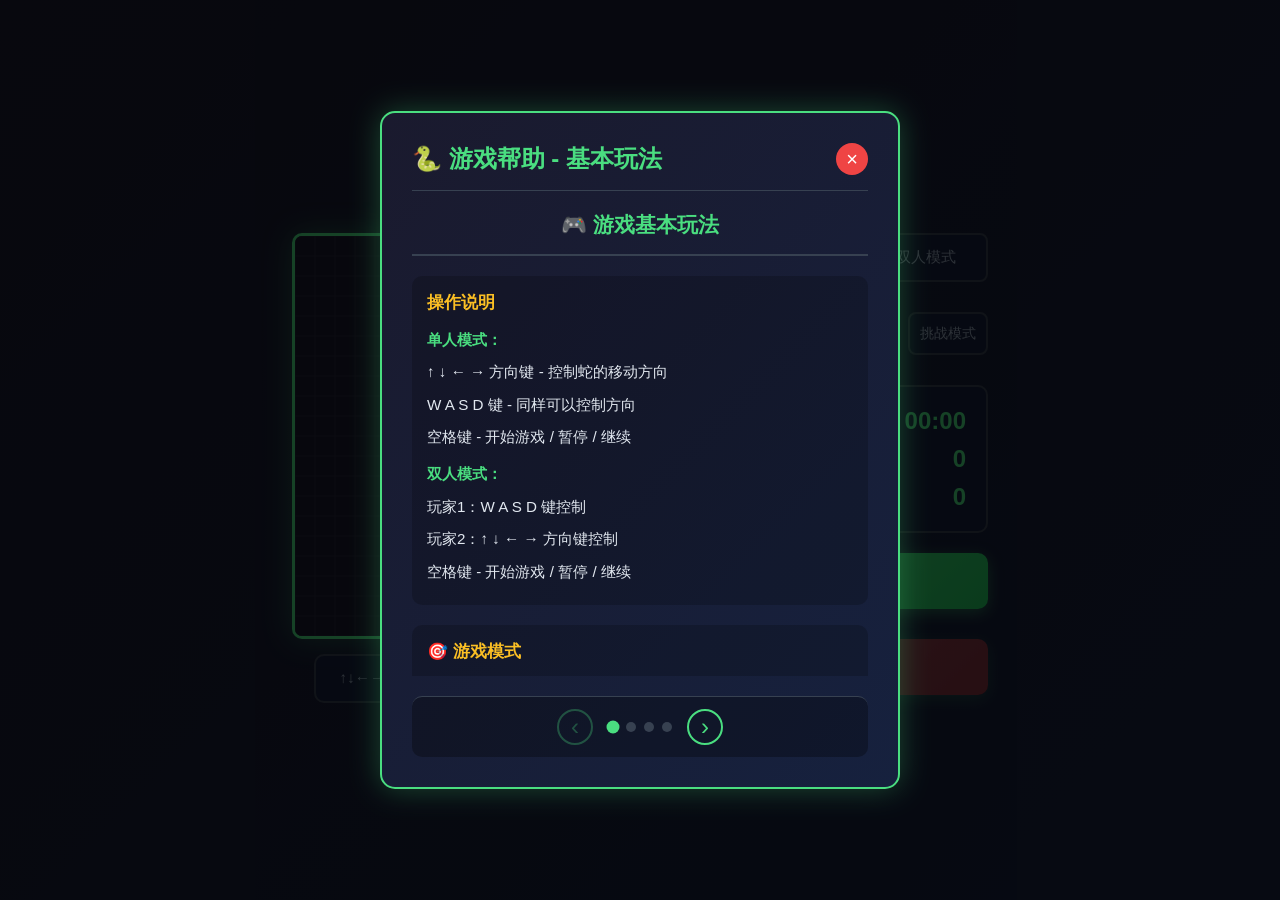
<file: games/snake/index.html>
<!DOCTYPE html>
<html lang="zh-CN">
<head>
    <meta charset="UTF-8">
    <meta name="viewport" content="width=device-width, initial-scale=1.0">
    <title>🐍 贪吃蛇游戏</title>
    <link rel="stylesheet" href="css/style.css">
</head>
<body>
    <div class="container">
        <div class="title-bar">
            <h1>🐍 贪吃蛇游戏</h1>
            <div class="title-icons">
                <button id="helpIconBtn" class="title-icon-btn" title="游戏说明">❓</button>
                <button id="settingsIconBtn" class="title-icon-btn" title="设置">⚙️</button>
            </div>
        </div>
        
        <div class="game-wrapper">
            <div class="game-area">
                <canvas id="gameCanvas" width="400" height="400"></canvas>
                <div class="controls-bar">
                    <span id="controlsHint">↑↓←→ 或 WASD 控制方向</span>
                    <span class="separator">|</span>
                    <span>空格 暂停/继续</span>
                </div>
            </div>
            
            <div class="sidebar">
                <div class="player-switch">
                    <button id="singlePlayerBtn" class="player-btn active">单人模式</button>
                    <button id="doublePlayerBtn" class="player-btn">双人模式</button>
                </div>
                
                <div class="mode-switch">
                    <button id="normalModeBtn" class="mode-btn active">常规模式</button>
                    <button id="funModeBtn" class="mode-btn">趣味模式</button>
                    <button id="challengeModeBtn" class="mode-btn">挑战模式</button>
                </div>
                
                <div class="score-board">
                    <div class="score-item">
                        <span id="timeLabel" class="label">使用时间:</span>
                        <span id="gameTime" class="value">00:00</span>
                    </div>
                    <div class="score-item" id="player1ScoreItem">
                        <span id="player1Label" class="label">玩家1分数:</span>
                        <span id="currentScore" class="value">0</span>
                    </div>
                    <div class="score-item" id="player2ScoreItem" style="display: none;">
                        <span id="player2Label" class="label">玩家2分数:</span>
                        <span id="player2Score" class="value">0</span>
                    </div>
                    <div class="score-item">
                        <span id="highScoreLabel" class="label">最高分:</span>
                        <span id="highScore" class="value">0</span>
                    </div>
                </div>
                
                <button id="startBtn" class="btn">开始游戏</button>
                <button id="endBtn" class="btn btn-end" disabled>结束游戏</button>
            </div>
        </div>
        
        <div id="gameMessage" class="game-message"></div>
    </div>
    
    <div id="gameOverModal" class="modal-overlay">
        <div class="modal-content gameover-modal-content">
            <div class="modal-header">
                <h2 id="gameOverTitle">💀 游戏结束</h2>
                <button id="gameOverClose" class="modal-close">×</button>
            </div>
            <div id="gameOverContent" class="gameover-content"></div>
            <div class="gameover-actions">
                <button id="gameOverRestartBtn" class="btn">再来一局</button>
                <button id="gameOverCloseBtn" class="btn btn-end">关闭</button>
            </div>
        </div>
    </div>
    
    <div id="helpModal" class="modal-overlay">
        <div class="modal-content help-modal-content">
            <div class="modal-header">
                <h2 id="helpModalTitle">🐍 游戏帮助</h2>
                <button id="modalClose" class="modal-close">×</button>
            </div>
            
            <div class="help-cards-container">
                <div class="help-card active" data-page="0">
                    <div class="help-card-title">🎮 游戏基本玩法</div>
                    <div class="help-card-content">
                        <div class="help-section">
                            <h4>操作说明</h4>
                            <p><strong>单人模式：</strong></p>
                            <p>↑ ↓ ← → 方向键 - 控制蛇的移动方向</p>
                            <p>W A S D 键 - 同样可以控制方向</p>
                            <p>空格键 - 开始游戏 / 暂停 / 继续</p>
                            <p style="margin-top: 10px;"><strong>双人模式：</strong></p>
                            <p>玩家1：W A S D 键控制</p>
                            <p>玩家2：↑ ↓ ← → 方向键控制</p>
                            <p>空格键 - 开始游戏 / 暂停 / 继续</p>
                        </div>
                        <div class="help-section">
                            <h4>🎯 游戏模式</h4>
                            <p><strong>常规模式</strong>：经典贪吃蛇玩法，每次出现一个食物</p>
                            <p><strong>趣味模式</strong>：同时出现最多3个食物，包含特殊食物</p>
                            <p><strong>挑战模式</strong>：更多特殊食物和障碍，挑战性更高</p>
                        </div>
                        <div class="help-section">
                            <h4>💀 游戏结束条件</h4>
                            <p>• 蛇头碰到画布边界</p>
                            <p>• 蛇头撞到自己的身体</p>
                        </div>
                        <div class="help-section">
                            <h4>🏆 分数说明</h4>
                            <p>三种模式的最高分分别保存，互不影响</p>
                            <p>游戏速度会随着分数增加而加快</p>
                        </div>
                    </div>
                </div>
                
                <div class="help-card" data-page="1">
                    <div class="help-card-title">🍎 趣味模式详解</div>
                    <div class="help-card-content">
                        <div class="help-section">
                            <h4>食物说明</h4>
                            <div class="modal-food-item">
                                <span class="modal-food-dot" style="background: #ef4444;"></span>
                                <span><strong>普通食物</strong> - 10分，身体+1格</span>
                            </div>
                            <div class="modal-food-item">
                                <span class="modal-food-dot" style="background: #f59e0b;"></span>
                                <span><strong>金色食物</strong> - 需要吃2次，共30分，身体+3格</span>
                            </div>
                            <div class="modal-food-item">
                                <span class="modal-food-dot" style="background: #8b5cf6;"></span>
                                <span><strong>紫色食物</strong> - 需要吃3次，共60分，身体+6格</span>
                            </div>
                            <p style="margin-top: 10px; font-size: 0.9rem; color: #94a3b8;">
                                💡 提示：特殊食物上的数字表示还需要吃几次
                            </p>
                        </div>
                        <div class="help-section">
                            <h4>🔥 挑战模式 - 新食物</h4>
                            <div class="modal-food-item">
                                <span class="modal-food-dot" style="background: #10b981;"></span>
                                <span><strong>减分食物</strong> - 身体-3格，分数-30；如果上次吃的也是减分食物，变为+3格，+30分；身体≤3格时吃到直接游戏结束</span>
                            </div>
                            <div class="modal-food-item">
                                <span class="modal-food-dot" style="background: #06b6d4;"></span>
                                <span><strong>反向食物</strong> - +20分，操作方向反向10秒</span>
                            </div>
                            <div class="modal-food-item">
                                <span class="modal-food-dot" style="background: #000000;"></span>
                                <span><strong>固定木桩</strong> - 每30秒或每150分出现一个，+10分，撞到游戏结束</span>
                            </div>
                            <div class="modal-food-item">
                                <span class="modal-food-dot" style="background: #000000;"></span>
                                <span><strong>移动木桩</strong> - 2×2大小的正方形，随机移动，20秒后消失，最多同时存在3个，撞到游戏结束</span>
                            </div>
                        </div>
                    </div>
                </div>
                
                <div class="help-card" data-page="2">
                    <div class="help-card-title">💥 双人模式注意事项</div>
                    <div class="help-card-content">
                        <div class="help-section">
                            <h4>碰撞规则</h4>
                            <div class="help-rule-item">
                                <span class="help-rule-icon">🐍</span>
                                <div>
                                    <strong>撞到对方身体</strong>
                                    <p>蛇头撞到对方身体 → 蛇头那方输</p>
                                </div>
                            </div>
                            <div class="help-rule-item">
                                <span class="help-rule-icon">⚔️</span>
                                <div>
                                    <strong>正面碰侧面</strong>
                                    <p>蛇头正面碰到对方蛇头侧面 → 蛇头正面那方输</p>
                                </div>
                            </div>
                            <div class="help-rule-item">
                                <span class="help-rule-icon">💥</span>
                                <div>
                                    <strong>头对头相撞</strong>
                                    <p>两蛇头正面相撞 → 开始消耗身体，先小于3节的算输，同时小于3则平局</p>
                                </div>
                            </div>
                            <div class="help-rule-item">
                                <span class="help-rule-icon">🔄</span>
                                <div>
                                    <strong>消耗中转向</strong>
                                    <p>消耗过程中，若一方转向导致对方头撞到自己身体侧面 → 自己获胜</p>
                                </div>
                            </div>
                        </div>
                        <div class="help-section">
                            <h4>💡 小提示</h4>
                            <p>• 两位玩家的速度各自独立变化，只受自身分数影响</p>
                            <p>• 初始位置：玩家1在左上角，玩家2在右下角</p>
                            <p>• 玩家1朝右开始，玩家2朝左开始，面对面角逐</p>
                        </div>
                    </div>
                </div>
                
                <div class="help-card" data-page="3">
                    <div class="help-card-title">🎊 祝您游玩愉快</div>
                    <div class="help-card-content help-blessing-content">
                        <div class="help-blessing-icon">🎉</div>
                        <p class="help-blessing-text">感谢您选择这款贪吃蛇游戏！</p>
                        <p class="help-blessing-text">希望您在游戏中收获快乐，</p>
                        <p class="help-blessing-text">挑战自我，创造新的最高分！</p>
                        <div class="help-blessing-emojis">
                            <span>🐍</span>
                            <span>🎮</span>
                            <span>🏆</span>
                            <span>⭐</span>
                            <span>🎊</span>
                        </div>
                        <p class="help-blessing-footer">祝您游玩愉快！</p>
                    </div>
                </div>
            </div>
            
            <div class="help-pagination">
                <button id="helpPrevBtn" class="help-nav-btn" disabled>‹</button>
                <div class="help-page-indicators">
                    <span class="help-page-dot active" data-page="0"></span>
                    <span class="help-page-dot" data-page="1"></span>
                    <span class="help-page-dot" data-page="2"></span>
                    <span class="help-page-dot" data-page="3"></span>
                </div>
                <button id="helpNextBtn" class="help-nav-btn">›</button>
            </div>
        </div>
    </div>
    
    <div id="settingsModal" class="modal-overlay">
        <div class="modal-content" id="settingsModalContent">
            <div class="modal-header" id="settingsModalHeader">
                <h2>⚙️ 设置</h2>
                <div class="modal-buttons">
                    <button id="settingsMinimize" class="modal-minimize">−</button>
                    <button id="settingsClose" class="modal-close">×</button>
                </div>
            </div>
            
            <div class="modal-tabs">
                <button class="tab-btn active" data-tab="themes">🎨 主题</button>
                <button class="tab-btn" data-tab="achievements">🏆 成就</button>
                <button class="tab-btn" data-tab="history">📜 历史记录</button>
            </div>
            
            <div id="tab-themes" class="tab-content active">
                <div class="theme-grid">
                    <div class="theme-btn" id="theme-classic">
                        <div class="theme-preview theme-preview-classic"></div>
                        <div class="theme-name">经典绿</div>
                    </div>
                    <div class="theme-btn" id="theme-dark">
                        <div class="theme-preview theme-preview-dark"></div>
                        <div class="theme-name">暗夜紫</div>
                        <div class="lock-icon" id="lock-dark">🔒</div>
                    </div>
                    <div class="theme-btn" id="theme-ocean">
                        <div class="theme-preview theme-preview-ocean"></div>
                        <div class="theme-name">海洋蓝</div>
                    </div>
                    <div class="theme-btn" id="theme-forest">
                        <div class="theme-preview theme-preview-forest"></div>
                        <div class="theme-name">森林绿</div>
                    </div>
                    <div class="theme-btn" id="theme-retro">
                        <div class="theme-preview theme-preview-retro"></div>
                        <div class="theme-name">复古黄</div>
                        <div class="lock-icon" id="lock-retro">🔒</div>
                    </div>
                    <div class="theme-btn" id="theme-pink">
                        <div class="theme-preview theme-preview-pink"></div>
                        <div class="theme-name">少女粉</div>
                    </div>
                </div>
                <div class="theme-toast-container" id="themeToastContainer"></div>
            </div>
            
            <div id="tab-achievements" class="tab-content">
                <div id="achievementsList" class="achievements-list"></div>
            </div>
            
            <div id="tab-history" class="tab-content">
                <div id="historyContent" class="history-content"></div>
            </div>
        </div>
    </div>
    
    <div id="minimizeBar" class="minimize-bar">
        <span class="minimize-bar-icon">⚙️</span>
        <span class="minimize-bar-text">设置</span>
        <button id="restoreSettings" class="minimize-bar-restore">恢复</button>
    </div>
    
    <script src="js/game.js"></script>
    <script src="js/theme.js"></script>
    <script src="js/achievements.js"></script>
    <script src="js/app.js"></script>
</body>
</html>
</file>
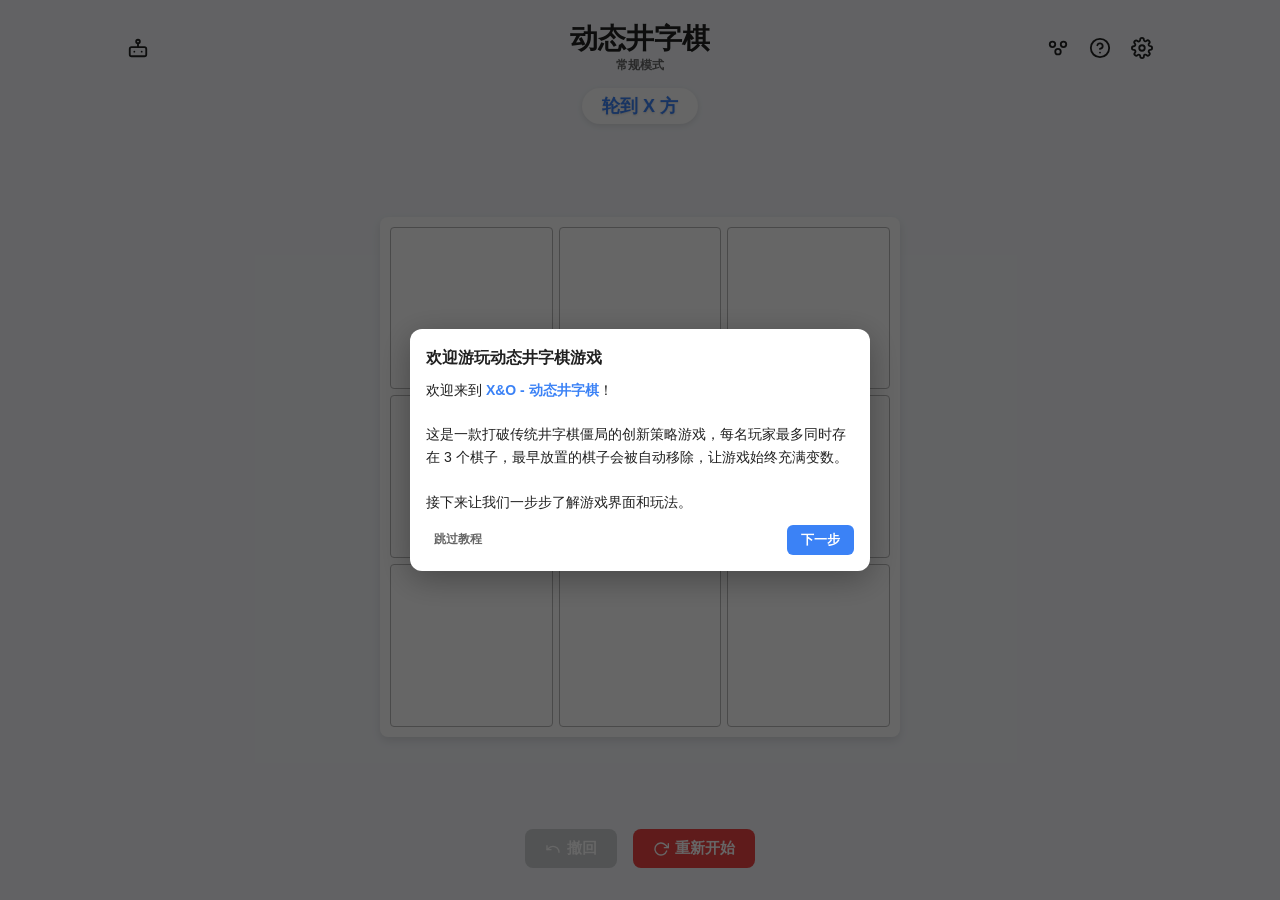
<file: games/x-and-o/index.html>
<!DOCTYPE html>
<html lang="zh-CN">
<head>
  <meta charset="UTF-8" />
  <meta name="viewport" content="width=device-width, initial-scale=1.0" />
  <title>动态井字棋 X&amp;O</title>
  <link rel="stylesheet" href="css/style.css" />
</head>
<body>
  <div id="app" class="app">
    <div class="layout desktop" id="layout">
      <header class="top-bar">
        <div class="top-left-actions">
          <button class="icon-btn" id="btnAI" title="AI对局" aria-label="AI对局">
            <svg viewBox="0 0 24 24" width="22" height="22" fill="none" stroke="currentColor" stroke-width="2" stroke-linecap="round" stroke-linejoin="round"><rect x="3" y="11" width="18" height="10" rx="2" ry="2"/><circle cx="12" cy="5" r="2"/><path d="M12 7v4"/><line x1="8" y1="16" x2="8.01" y2="16"/><line x1="16" y1="16" x2="16.01" y2="16"/></svg>
          </button>
        </div>
        <div class="top-title">
          <h1 class="title-main">动态井字棋</h1>
          <div class="title-mode" id="titleMode">常规模式</div>
        </div>
        <div class="top-actions">
          <button class="icon-btn" id="btnMode" title="游戏模式" aria-label="游戏模式">
            <svg viewBox="0 0 24 24" width="22" height="22" fill="none" stroke="currentColor" stroke-width="2" stroke-linecap="round" stroke-linejoin="round"><path d="M6 11c1.66 0 3-1.34 3-3S7.66 5 6 5 3 6.34 3 8s1.34 3 3 3z"/><path d="M18 11c1.66 0 3-1.34 3-3s-1.34-3-3-3-3 1.34-3 3 1.34 3 3 3z"/><path d="M12 19c1.66 0 3-1.34 3-3s-1.34-3-3-3-3 1.34-3 3 1.34 3 3 3z"/></svg>
          </button>
          <button class="icon-btn" id="btnHelp" title="游戏玩法" aria-label="游戏玩法">
            <svg viewBox="0 0 24 24" width="22" height="22" fill="none" stroke="currentColor" stroke-width="2" stroke-linecap="round" stroke-linejoin="round"><circle cx="12" cy="12" r="10"/><path d="M9.09 9a3 3 0 0 1 5.83 1c0 2-3 3-3 3"/><line x1="12" y1="17" x2="12.01" y2="17"/></svg>
          </button>
          <button class="icon-btn" id="btnSettings" title="设置" aria-label="设置">
            <svg viewBox="0 0 24 24" width="22" height="22" fill="none" stroke="currentColor" stroke-width="2" stroke-linecap="round" stroke-linejoin="round"><circle cx="12" cy="12" r="3"/><path d="M19.4 15a1.65 1.65 0 0 0 .33 1.82l.06.06a2 2 0 0 1-2.83 2.83l-.06-.06a1.65 1.65 0 0 0-1.82-.33 1.65 1.65 0 0 0-1 1.51V21a2 2 0 0 1-4 0v-.09a1.65 1.65 0 0 0-1-1.51 1.65 1.65 0 0 0-1.82.33l-.06.06a2 2 0 0 1-2.83-2.83l.06-.06a1.65 1.65 0 0 0 .33-1.82 1.65 1.65 0 0 0-1.51-1H3a2 2 0 0 1 0-4h.09a1.65 1.65 0 0 0 1.51-1 1.65 1.65 0 0 0-.33-1.82l-.06-.06a2 2 0 0 1 2.83-2.83l.06.06a1.65 1.65 0 0 0 1.82.33H9a1.65 1.65 0 0 0 1-1.51V3a2 2 0 0 1 4 0v.09a1.65 1.65 0 0 0 1 1.51 1.65 1.65 0 0 0 1.82-.33l.06-.06a2 2 0 0 1 2.83 2.83l-.06.06a1.65 1.65 0 0 0-.33 1.82V9a1.65 1.65 0 0 0 1.51 1H21a2 2 0 0 1 0 4h-.09a1.65 1.65 0 0 0-1.51 1z"/></svg>
          </button>
        </div>
      </header>

      <div class="status-bar">
        <span class="status-text" id="statusText">轮到 X 方</span>
      </div>

      <div class="freeze-hint" id="freezeHint" hidden>
        <span>请选择要固定的空格子</span>
        <button class="hint-cancel" id="btnCancelFreeze">取消</button>
      </div>

      <div class="persist-hint" id="persistHint" hidden>
        <span>保留已激活，下一步落子将保留五个回合</span>
        <button class="hint-cancel" id="btnCancelPersist">取消</button>
      </div>

      <main class="main-area">
        <aside class="ability-panel ability-panel-x" id="panelX" hidden>
          <div class="ability-title player-x">X</div>
          <div class="ability-buttons">
            <button class="ability-btn undo" id="btnUndoX" data-player="X" title="撤回：撤销自己的上一步操作">
              <span class="ability-icon">↶</span>
              <span class="ability-label">撤回 <span class="ability-count" id="countUndoX">1</span></span>
            </button>
            <button class="ability-btn freeze" id="btnFreezeX" data-player="X" title="固定：选择一个空格子，对方无法在此落子">
              <span class="ability-icon">🔒</span>
              <span class="ability-label">固定 <span class="ability-count" id="countFreezeX">1</span></span>
            </button>
            <button class="ability-btn persist" id="btnPersistX" data-player="X" title="保留：下一步落子将保留五个回合">
              <span class="ability-icon">⏳</span>
              <span class="ability-label">保留 <span class="ability-count" id="countPersistX">1</span></span>
            </button>
          </div>
        </aside>

        <div class="board-wrapper">
          <div class="board" id="board"></div>
        </div>

        <aside class="ability-panel ability-panel-o" id="panelO" hidden>
          <div class="ability-title player-o">O</div>
          <div class="ability-buttons">
            <button class="ability-btn undo" id="btnUndoO" data-player="O" title="撤回：撤销自己的上一步操作">
              <span class="ability-icon">↶</span>
              <span class="ability-label">撤回 <span class="ability-count" id="countUndoO">1</span></span>
            </button>
            <button class="ability-btn freeze" id="btnFreezeO" data-player="O" title="固定：选择一个空格子，对方无法在此落子">
              <span class="ability-icon">🔒</span>
              <span class="ability-label">固定 <span class="ability-count" id="countFreezeO">1</span></span>
            </button>
            <button class="ability-btn persist" id="btnPersistO" data-player="O" title="保留：下一步落子将保留五个回合">
              <span class="ability-icon">⏳</span>
              <span class="ability-label">保留 <span class="ability-count" id="countPersistO">1</span></span>
            </button>
          </div>
        </aside>
      </main>

      <footer class="action-bar">
        <button class="action-btn" id="btnUndo" hidden title="撤回：撤销上一步操作">
          <svg viewBox="0 0 24 24" width="16" height="16" fill="none" stroke="currentColor" stroke-width="2" stroke-linecap="round" stroke-linejoin="round"><path d="M3 7v6h6"/><path d="M21 17a9 9 0 0 0-9-9 9 9 0 0 0-6.7 3L3 13"/></svg>
          撤回
        </button>
        <button class="action-btn reset" id="btnReset" title="重新开始：清空棋盘，开始新一局">
          <svg viewBox="0 0 24 24" width="16" height="16" fill="none" stroke="currentColor" stroke-width="2" stroke-linecap="round" stroke-linejoin="round"><polyline points="23 4 23 10 17 10"/><path d="M20.49 15a9 9 0 1 1-2.12-9.36L23 10"/></svg>
          重新开始
        </button>
      </footer>
    </div>

    <!-- AI对局选择对话框 -->
    <div class="modal" id="aiModal" hidden>
      <div class="modal-mask"></div>
      <div class="modal-dialog ai-dialog">
        <h2 class="modal-title">AI对局设置</h2>
        <div class="settings-group">
          <div class="settings-label">对局类型</div>
          <div class="option-buttons">
            <button class="option-btn" data-ai-setting="gameMode" data-value="pvp">人人对局</button>
            <button class="option-btn" data-ai-setting="gameMode" data-value="pve">人机对局</button>
          </div>
        </div>
        <div class="ai-settings-group" id="aiSettingsGroup" hidden>
          <div class="settings-group">
            <div class="settings-label">AI难度</div>
            <div class="option-buttons">
              <button class="option-btn" data-ai-setting="difficulty" data-value="easy">初级</button>
              <button class="option-btn" data-ai-setting="difficulty" data-value="medium">中级</button>
              <button class="option-btn" data-ai-setting="difficulty" data-value="hard">高级</button>
            </div>
          </div>
          <div class="settings-group">
            <div class="settings-label">先手选择</div>
            <div class="option-buttons">
              <button class="option-btn" data-ai-setting="firstMove" data-value="player">玩家先手（X）</button>
              <button class="option-btn" data-ai-setting="firstMove" data-value="ai">AI先手（O）</button>
            </div>
          </div>
        </div>
        <button class="modal-close primary" id="btnAIConfirm">开始游戏</button>
      </div>
    </div>

    <!-- 游戏模式选择对话框 -->
    <div class="modal" id="modeModal" hidden>
      <div class="modal-mask"></div>
      <div class="modal-dialog mode-dialog">
        <h2 class="modal-title">选择游戏模式</h2>
        <div class="mode-tile" data-mode="normal">
          <div class="mode-icon mode-icon-normal">
            <svg viewBox="0 0 24 24" width="24" height="24" fill="none" stroke="currentColor" stroke-width="2" stroke-linecap="round" stroke-linejoin="round"><rect x="3" y="3" width="7" height="7"/><rect x="14" y="3" width="7" height="7"/><rect x="3" y="14" width="7" height="7"/><rect x="14" y="14" width="7" height="7"/></svg>
          </div>
          <div class="mode-info">
            <div class="mode-name">常规模式</div>
            <div class="mode-desc">标准动态井字棋，支持撤回和重新开始</div>
          </div>
          <div class="mode-check" data-mode="normal">✓</div>
        </div>
        <div class="mode-tile" data-mode="fun">
          <div class="mode-icon mode-icon-fun">
            <svg viewBox="0 0 24 24" width="24" height="24" fill="none" stroke="currentColor" stroke-width="2" stroke-linecap="round" stroke-linejoin="round"><path d="M6 11c1.66 0 3-1.34 3-3S7.66 5 6 5 3 6.34 3 8s1.34 3 3 3z"/><path d="M18 11c1.66 0 3-1.34 3-3s-1.34-3-3-3-3 1.34-3 3 1.34 3 3 3z"/><path d="M12 19c1.66 0 3-1.34 3-3s-1.34-3-3-3-3 1.34-3 3 1.34 3 3 3z"/></svg>
          </div>
          <div class="mode-info">
            <div class="mode-name">趣味模式</div>
            <div class="mode-desc">每位玩家拥有一次撤回和固定机会</div>
          </div>
          <div class="mode-check" data-mode="fun">✓</div>
        </div>
      </div>
    </div>

    <!-- 帮助对话框 -->
    <div class="modal" id="helpModal" hidden>
      <div class="modal-mask" data-close></div>
      <div class="modal-dialog help-dialog">
        <button class="help-close" data-close aria-label="关闭">
          <svg viewBox="0 0 24 24" width="18" height="18" fill="none" stroke="currentColor" stroke-width="2.5" stroke-linecap="round" stroke-linejoin="round"><line x1="18" y1="6" x2="6" y2="18"/><line x1="6" y1="6" x2="18" y2="18"/></svg>
        </button>
        <h2 class="modal-title" id="helpTitle">游戏玩法</h2>
        <div class="help-pages" id="helpPages">
          <div class="help-page active" data-page="0">
            <h3 class="help-subtitle">游戏简介</h3>
            <p><strong>X&amp;O - 动态井字棋</strong>，一款打破传统井字棋僵局的创新策略游戏。</p>
            <h3 class="help-subtitle">游戏目标</h3>
            <p>在棋盘上抢先将自己的 3 个棋子连成一条直线（横向、纵向或斜向对角线）即可获胜。</p>
            <h3 class="help-subtitle">基本规则</h3>
            <ul>
              <li><strong>玩家：</strong>X（蓝色）先手，O（橙色）后手，轮流行动</li>
              <li><strong>棋盘：</strong>3×3 共 9 个格子，点击任意空白格子即可落子</li>
              <li><strong>动态棋子：</strong>每名玩家最多同时存在 3 个棋子，超过后最早放置的棋子会自动移除</li>
              <li><strong>胜负判定：</strong>先将 3 子连成一线者获胜，游戏可无限进行直到分出胜负</li>
            </ul>
            <h3 class="help-subtitle">策略提示</h3>
            <ul>
              <li>由于棋子会被移除，防守往往比进攻更重要</li>
              <li>注意观察自己和对手的棋子放置顺序（右下角数字表示新旧）</li>
              <li>利用"旧棋子会被移除"的规则，可故意让对手误以为自己在连成一线</li>
            </ul>
          </div>
          <div class="help-page" data-page="1">
            <h3 class="help-subtitle">常规模式</h3>
            <p>标准动态井字棋玩法，底部操作栏提供"撤回"和"重新开始"按钮。</p>
            <ul>
              <li><strong>撤回：</strong>可随时撤回上一步操作，不限次数</li>
              <li><strong>重新开始：</strong>立即清空棋盘，从初始状态重新开始</li>
            </ul>
            <h3 class="help-subtitle">趣味模式</h3>
            <p>每位玩家各拥有一次"撤回"、"固定"和"保留"特殊能力，策略性更强。</p>
            <ul>
              <li><strong>撤回键：</strong>仅可撤回自己的上一步操作，使用后次数消耗</li>
              <li><strong>固定键：</strong>点击后选择一个空格子，该格子在对方下一次落子后解除锁定</li>
              <li><strong>固定效果：</strong>被固定的格子无法放置棋子，显示对应玩家颜色边框与 🔒 图标</li>
              <li><strong>取消固定：</strong>在选择目标阶段可点击"取消"按钮或再次点击固定键取消</li>
              <li><strong>保留键：</strong>点击激活后，下一步落子的棋子将保留五个回合</li>
              <li><strong>保留效果：</strong>激活后的下一枚棋子不会因放置新棋子而被移除，可在棋盘上多停留两个回合</li>
              <li><strong>取消保留：</strong>在落子前可点击"取消"按钮或再次点击保留键取消</li>
            </ul>
            <h3 class="help-subtitle">模式切换</h3>
            <p>点击右上角第一个图标按钮可随时切换游戏模式，切换后棋盘会重置。</p>
          </div>
          <div class="help-page" data-page="2">
            <h3 class="help-subtitle">祝您游玩愉快！</h3>
            <p>感谢您选择 <strong>X&amp;O 动态井字棋</strong>。</p>
            <p>这款游戏融合了经典井字棋的策略性与动态棋子机制的创新性，希望能为您带来不一样的游戏体验。</p>
            <h3 class="help-subtitle">小贴士</h3>
            <ul>
              <li>使用键盘 ← → 方向键可翻页浏览本说明，↑ ↓ 方向键可上下滚动</li>
              <li>按 Esc 键可随时关闭此窗口</li>
              <li>在"设置"中可以调整棋盘和棋子大小</li>
            </ul>
            <h3 class="help-subtitle">温馨祝福</h3>
            <p>愿您在每一局游戏中都能享受到思考的乐趣，祝您游玩愉快，再见！🎮</p>
          </div>
        </div>
        <div class="help-nav">
          <button class="help-nav-btn" id="helpPrev" aria-label="上一页">
            <svg viewBox="0 0 24 24" width="20" height="20" fill="none" stroke="currentColor" stroke-width="2" stroke-linecap="round" stroke-linejoin="round"><polyline points="15 18 9 12 15 6"/></svg>
          </button>
          <div class="help-dots" id="helpDots"></div>
          <button class="help-nav-btn" id="helpNext" aria-label="下一页">
            <svg viewBox="0 0 24 24" width="20" height="20" fill="none" stroke="currentColor" stroke-width="2" stroke-linecap="round" stroke-linejoin="round"><polyline points="9 18 15 12 9 6"/></svg>
          </button>
        </div>
      </div>
    </div>

    <!-- 胜利对话框 -->
    <div class="modal" id="winModal" hidden>
      <div class="modal-mask"></div>
      <div class="modal-dialog win-dialog">
        <h2 class="modal-title" id="winTitle">X 方获胜！</h2>
        <p class="win-sub">恭喜获胜</p>
        <button class="modal-close primary" id="btnWinClose">再来一局</button>
      </div>
    </div>

    <!-- 设置对话框 -->
    <div class="modal" id="settingsModal" hidden>
      <div class="modal-mask" data-close></div>
      <div class="modal-dialog settings-dialog">
        <h2 class="modal-title">设置</h2>
        <div class="settings-tabs">
          <button class="settings-tab active" data-settings-tab="basic">基本设置</button>
          <button class="settings-tab" data-settings-tab="theme">主题选择</button>
        </div>
        <div class="settings-page active" data-settings-page="basic">
          <div class="settings-group collapsible-group">
            <div class="settings-group-header" data-collapse-target="ai-settings">
              <div class="settings-group-title">
                <svg viewBox="0 0 24 24" width="20" height="20" fill="none" stroke="currentColor" stroke-width="2" stroke-linecap="round" stroke-linejoin="round"><rect x="3" y="11" width="18" height="10" rx="2" ry="2"/><circle cx="12" cy="5" r="2"/><path d="M12 7v4"/><line x1="8" y1="16" x2="8.01" y2="16"/><line x1="16" y1="16" x2="16.01" y2="16"/></svg>
                <span>AI对局</span>
              </div>
              <span class="collapse-icon">▼</span>
            </div>
            <div class="settings-group-content" data-collapse-content="ai-settings">
              <div class="settings-group-inner">
                <div class="settings-group">
                  <div class="settings-label">对局类型</div>
                  <div class="option-buttons">
                    <button class="option-btn" data-setting="gameMode" data-value="pvp">人人对局</button>
                    <button class="option-btn" data-setting="gameMode" data-value="pve">人机对局</button>
                  </div>
                </div>
                <div class="settings-group ai-settings" id="aiSettingsInBasic" hidden>
                  <div class="settings-label">AI难度</div>
                  <div class="option-buttons">
                    <button class="option-btn" data-setting="aiDifficulty" data-value="easy">初级</button>
                    <button class="option-btn" data-setting="aiDifficulty" data-value="medium">中级</button>
                    <button class="option-btn" data-setting="aiDifficulty" data-value="hard">高级</button>
                  </div>
                </div>
                <div class="settings-group ai-settings" id="aiFirstMoveSettings" hidden>
                  <div class="settings-label">先手选择</div>
                  <div class="option-buttons">
                    <button class="option-btn" data-setting="aiFirstMove" data-value="player">玩家先手（X）</button>
                    <button class="option-btn" data-setting="aiFirstMove" data-value="ai">AI先手（O）</button>
                  </div>
                </div>
              </div>
            </div>
          </div>

          <div class="settings-group collapsible-group">
            <div class="settings-group-header" data-collapse-target="board-settings">
              <div class="settings-group-title">
                <svg viewBox="0 0 24 24" width="20" height="20" fill="none" stroke="currentColor" stroke-width="2" stroke-linecap="round" stroke-linejoin="round"><rect x="3" y="3" width="7" height="7"/><rect x="14" y="3" width="7" height="7"/><rect x="3" y="14" width="7" height="7"/><rect x="14" y="14" width="7" height="7"/></svg>
                <span>棋盘设置</span>
              </div>
              <span class="collapse-icon">▼</span>
            </div>
            <div class="settings-group-content" data-collapse-content="board-settings">
              <div class="settings-group-inner">
                <div class="settings-group">
                  <div class="settings-label">棋盘大小</div>
                  <div class="option-buttons">
                    <button class="option-btn" data-setting="boardSize" data-value="standard">标准款</button>
                    <button class="option-btn" data-setting="boardSize" data-value="large">大款</button>
                  </div>
                </div>
                <div class="settings-group">
                  <div class="settings-label">棋子大小</div>
                  <div class="option-buttons">
                    <button class="option-btn" data-setting="pieceSize" data-value="small">小（33%）</button>
                    <button class="option-btn" data-setting="pieceSize" data-value="standard">标准（50%）</button>
                    <button class="option-btn" data-setting="pieceSize" data-value="large">大（66%）</button>
                  </div>
                </div>
              </div>
            </div>
          </div>

          <div class="settings-group">
            <div class="settings-label">新手教程</div>
            <button class="option-btn" id="btnShowTutorial">重新查看教程</button>
          </div>
        </div>
        <div class="settings-page" data-settings-page="theme">
          <div class="settings-group">
            <div class="settings-label">主题配色</div>
            <div class="option-buttons wrap theme-buttons">
              <button class="option-btn theme-btn" data-setting="theme" data-value="classic">
                <span class="theme-preview" style="background: #f5f7fb;border:1px solid #d0d0d0"></span>
                <span class="theme-label">经典</span>
              </button>
              <button class="option-btn theme-btn" data-setting="theme" data-value="orange-sea">
                <span class="theme-preview" style="background: linear-gradient(135deg,#f28a48,#ef5d8f,#3f7ec4)"></span>
                <span class="theme-label">橘子海</span>
              </button>
              <button class="option-btn theme-btn" data-setting="theme" data-value="sunset">
                <span class="theme-preview" style="background: linear-gradient(135deg,#e85d5d,#e89200)"></span>
                <span class="theme-label">日落</span>
              </button>
              <button class="option-btn theme-btn" data-setting="theme" data-value="ocean">
                <span class="theme-preview" style="background: linear-gradient(135deg,#5a6fd4,#00b0df)"></span>
                <span class="theme-label">深海</span>
              </button>
              <button class="option-btn theme-btn" data-setting="theme" data-value="forest">
                <span class="theme-preview" style="background: linear-gradient(135deg,#0e8878,#30d86e)"></span>
                <span class="theme-label">森林</span>
              </button>
              <button class="option-btn theme-btn" data-setting="theme" data-value="midnight">
                <span class="theme-preview" style="background: linear-gradient(135deg,#0f0c29,#302b63,#24243e)"></span>
                <span class="theme-label">午夜</span>
              </button>
              <button class="option-btn theme-btn" data-setting="theme" data-value="candy">
                <span class="theme-preview" style="background: linear-gradient(135deg,#e8888c,#e8b9ab,#e9a8d4)"></span>
                <span class="theme-label">糖果</span>
              </button>
            </div>
          </div>
        </div>
        <button class="modal-close" data-close>关闭</button>
      </div>
    </div>

    <!-- 新手教程 -->
    <div class="tutorial-overlay" id="tutorialOverlay" hidden>
      <div class="tutorial-mask"></div>
      <div class="tutorial-highlight" id="tutorialHighlight"></div>
      <div class="tutorial-tooltip" id="tutorialTooltip">
        <div class="tutorial-content" id="tutorialContent"></div>
        <div class="tutorial-nav">
          <div class="tutorial-btns">
            <button class="tutorial-btn skip" id="tutorialSkip">跳过教程</button>
            <button class="tutorial-btn prev" id="tutorialPrev" hidden>上一步</button>
            <button class="tutorial-btn next" id="tutorialNext">下一步</button>
          </div>
        </div>
      </div>
    </div>
  </div>

  <script src="js/game.js"></script>
  <script src="js/ai.js"></script>
  <script src="js/state.js"></script>
  <script src="js/render.js"></script>
  <script src="js/tutorial.js"></script>
  <script src="js/board.js"></script>
</body>
</html>
</file>
<file: css/style.css>
* {
    margin: 0;
    padding: 0;
    box-sizing: border-box;
}

:root {
    --primary-color: #667eea;
    --secondary-color: #764ba2;
    --accent-color: #f093fb;
    --success-color: #4facfe;
    --text-primary: #333;
    --text-secondary: #666;
    --text-light: #999;
    --bg-light: #f8f9fa;
    --bg-white: #ffffff;
    --shadow-sm: 0 2px 8px rgba(0, 0, 0, 0.1);
    --shadow-md: 0 4px 16px rgba(0, 0, 0, 0.15);
    --shadow-lg: 0 8px 32px rgba(0, 0, 0, 0.2);
    --gradient-primary: linear-gradient(135deg, #667eea 0%, #764ba2 100%);
    --gradient-accent: linear-gradient(135deg, #f093fb 0%, #f5576c 100%);
    --gradient-sunset: linear-gradient(135deg, #fa709a 0%, #fee140 100%);
    --gradient-ocean: linear-gradient(135deg, #4facfe 0%, #00f2fe 100%);
    --gradient-forest: linear-gradient(135deg, #43e97b 0%, #38f9d7 100%);
    --radius-sm: 8px;
    --radius-md: 12px;
    --radius-lg: 20px;
    --transition: all 0.3s ease;
}

body {
    font-family: -apple-system, BlinkMacSystemFont, 'Segoe UI', 'PingFang SC', 'Hiragino Sans GB', 'Microsoft YaHei', sans-serif;
    background: linear-gradient(135deg, #667eea 0%, #764ba2 50%, #f093fb 100%);
    min-height: 100vh;
    color: var(--text-primary);
    overflow-x: hidden;
    position: relative;
}

.bg-animation {
    position: fixed;
    top: 0;
    left: 0;
    width: 100%;
    height: 100%;
    pointer-events: none;
    z-index: 0;
    overflow: hidden;
}

.bubble {
    position: absolute;
    border-radius: 50%;
    background: rgba(255, 255, 255, 0.1);
    animation: float 15s infinite ease-in-out;
}

.bubble:nth-child(1) {
    width: 200px;
    height: 200px;
    top: 10%;
    left: 10%;
    animation-delay: 0s;
}

.bubble:nth-child(2) {
    width: 150px;
    height: 150px;
    top: 60%;
    left: 80%;
    animation-delay: 2s;
}

.bubble:nth-child(3) {
    width: 100px;
    height: 100px;
    top: 30%;
    left: 70%;
    animation-delay: 4s;
}

.bubble:nth-child(4) {
    width: 180px;
    height: 180px;
    top: 70%;
    left: 20%;
    animation-delay: 6s;
}

.bubble:nth-child(5) {
    width: 120px;
    height: 120px;
    top: 20%;
    left: 50%;
    animation-delay: 8s;
}

@keyframes float {
    0%, 100% {
        transform: translateY(0) rotate(0deg);
    }
    50% {
        transform: translateY(-30px) rotate(180deg);
    }
}

.main-header {
    position: relative;
    z-index: 1;
    padding: 60px 20px 40px;
    text-align: center;
}

.header-content {
    max-width: 800px;
    margin: 0 auto;
}

.logo {
    display: inline-flex;
    align-items: center;
    gap: 15px;
    font-size: 3rem;
    font-weight: 800;
    color: white;
    text-shadow: 0 4px 20px rgba(0, 0, 0, 0.3);
    margin-bottom: 15px;
    animation: slideDown 0.6s ease;
}

.logo-icon {
    font-size: 3.5rem;
    animation: bounce 2s infinite ease-in-out;
}

.logo-text {
    background: linear-gradient(135deg, #ffffff 0%, #e0e0ff 100%);
    -webkit-background-clip: text;
    -webkit-text-fill-color: transparent;
    background-clip: text;
}

.subtitle {
    color: rgba(255, 255, 255, 0.9);
    font-size: 1.2rem;
    font-weight: 400;
    letter-spacing: 2px;
    animation: fadeIn 0.8s ease 0.2s both;
}

@keyframes slideDown {
    from {
        opacity: 0;
        transform: translateY(-30px);
    }
    to {
        opacity: 1;
        transform: translateY(0);
    }
}

@keyframes bounce {
    0%, 100% {
        transform: translateY(0);
    }
    50% {
        transform: translateY(-10px);
    }
}

@keyframes fadeIn {
    from {
        opacity: 0;
    }
    to {
        opacity: 1;
    }
}

.main-content {
    position: relative;
    z-index: 1;
    padding: 20px;
}

.container {
    max-width: 1200px;
    margin: 0 auto;
}

.games-section {
    margin-bottom: 60px;
    animation: fadeInUp 0.6s ease 0.3s both;
}

.section-header {
    text-align: center;
    margin-bottom: 40px;
}

.section-header h2 {
    font-size: 2rem;
    color: white;
    margin-bottom: 10px;
    text-shadow: 0 2px 10px rgba(0, 0, 0, 0.2);
}

.section-desc {
    color: rgba(255, 255, 255, 0.8);
    font-size: 1rem;
}

.search-box {
    position: relative;
    max-width: 480px;
    margin: 20px auto 0;
    display: flex;
    align-items: center;
    background: rgba(255, 255, 255, 0.95);
    border-radius: 30px;
    box-shadow: var(--shadow-md);
    overflow: hidden;
    transition: var(--transition);
}

.search-box:focus-within {
    box-shadow: 0 4px 20px rgba(102, 126, 234, 0.4);
    background: #fff;
}

.search-icon {
    padding: 0 16px;
    font-size: 1.1rem;
    flex-shrink: 0;
}

.search-input {
    flex: 1;
    border: none;
    outline: none;
    font-size: 1rem;
    padding: 14px 0;
    background: transparent;
    color: var(--text-primary);
    font-family: inherit;
}

.search-input::placeholder {
    color: var(--text-light);
}

.search-clear {
    background: none;
    border: none;
    font-size: 1.3rem;
    color: var(--text-light);
    cursor: pointer;
    padding: 0 16px;
    flex-shrink: 0;
    transition: var(--transition);
    line-height: 1;
    display: none;
}

.search-clear.visible {
    display: block;
}

.search-clear:hover {
    color: var(--text-primary);
}

.search-no-result {
    text-align: center;
    color: rgba(255, 255, 255, 0.8);
    font-size: 1.1rem;
    padding: 40px 20px;
    display: none;
}

@keyframes fadeInUp {
    from {
        opacity: 0;
        transform: translateY(30px);
    }
    to {
        opacity: 1;
        transform: translateY(0);
    }
}

.games-grid {
    display: grid;
    grid-template-columns: repeat(auto-fill, minmax(300px, 1fr));
    gap: 30px;
    padding: 20px;
}

.game-card {
    background: var(--bg-white);
    border-radius: var(--radius-lg);
    overflow: hidden;
    box-shadow: var(--shadow-lg);
    transition: var(--transition);
    text-decoration: none;
    color: inherit;
    display: flex;
    flex-direction: column;
    position: relative;
    animation: cardIn 0.5s ease backwards;
}

.game-card:nth-child(1) {
    animation-delay: 0.4s;
}

.game-card:nth-child(2) {
    animation-delay: 0.5s;
}

.game-card:nth-child(3) {
    animation-delay: 0.6s;
}

.game-card:nth-child(4) {
    animation-delay: 0.7s;
}

.game-card:nth-child(5) {
    animation-delay: 0.8s;
}

@keyframes cardIn {
    from {
        opacity: 0;
        transform: translateY(30px) scale(0.95);
    }
    to {
        opacity: 1;
        transform: translateY(0) scale(1);
    }
}

.game-card:not(.game-card-locked):hover {
    transform: translateY(-10px);
    box-shadow: 0 20px 50px rgba(0, 0, 0, 0.3);
}

.game-card:not(.game-card-locked):hover .cover-overlay {
    opacity: 1;
}

.game-card:not(.game-card-locked):hover .cover-icon {
    transform: scale(1.2);
}

.game-cover {
    position: relative;
    height: 200px;
    overflow: hidden;
    display: flex;
    align-items: center;
    justify-content: center;
}

.cover-bg {
    position: absolute;
    top: 0;
    left: 0;
    width: 100%;
    height: 100%;
    transition: transform 0.5s ease;
}

.game-card:not(.game-card-locked):hover .cover-bg {
    transform: scale(1.1);
}

.cover-memory {
    background: linear-gradient(135deg, #667eea 0%, #764ba2 100%);
}

.cover-snake {
    background: linear-gradient(135deg, #43e97b 0%, #38f9d7 100%);
}

.cover-xando {
    background: linear-gradient(135deg, #ff9a56 0%, #ff6b9d 50%, #4a90d9 100%);
}

.cover-2048 {
    background: linear-gradient(135deg, #fceabb 0%, #f8b500 50%, #f7797d 100%);
}

.cover-gomoku {
    background: linear-gradient(135deg, #dcb35c 0%, #c19a3e 50%, #8b6914 100%);
}

.cover-coming {
    background: linear-gradient(135deg, #4facfe 0%, #00f2fe 100%);
}

.cover-coming2 {
    background: linear-gradient(135deg, #43e97b 0%, #38f9d7 100%);
}

.cover-icon {
    font-size: 5rem;
    z-index: 2;
    transition: transform 0.3s ease;
    filter: drop-shadow(0 4px 8px rgba(0, 0, 0, 0.2));
}

.cover-overlay {
    position: absolute;
    top: 0;
    left: 0;
    width: 100%;
    height: 100%;
    background: rgba(0, 0, 0, 0.5);
    display: flex;
    align-items: center;
    justify-content: center;
    opacity: 0;
    transition: var(--transition);
    z-index: 3;
}

.play-btn {
    background: white;
    color: var(--primary-color);
    padding: 12px 30px;
    border-radius: 30px;
    font-weight: 600;
    font-size: 1rem;
    box-shadow: 0 4px 15px rgba(0, 0, 0, 0.2);
    transition: var(--transition);
}

.play-btn:hover {
    transform: scale(1.05);
}

.coming-soon-badge {
    position: absolute;
    top: 0;
    left: 0;
    width: 100%;
    height: 100%;
    background: rgba(0, 0, 0, 0.6);
    display: flex;
    align-items: center;
    justify-content: center;
    z-index: 3;
}

.coming-soon-badge span {
    background: rgba(255, 255, 255, 0.9);
    color: var(--text-secondary);
    padding: 10px 20px;
    border-radius: 20px;
    font-weight: 600;
    font-size: 0.9rem;
}

.game-info {
    padding: 20px;
    flex: 1;
    display: flex;
    flex-direction: column;
}

.game-title {
    font-size: 1.4rem;
    color: var(--text-primary);
    margin-bottom: 8px;
    font-weight: 700;
}

.game-desc {
    color: var(--text-secondary);
    font-size: 0.9rem;
    line-height: 1.5;
    margin-bottom: 15px;
    flex: 1;
}

.game-tags {
    display: flex;
    gap: 8px;
    flex-wrap: wrap;
}

.tag {
    padding: 4px 12px;
    border-radius: 15px;
    font-size: 0.75rem;
    font-weight: 600;
}

.tag-easy {
    background: linear-gradient(135deg, #43e97b 0%, #38f9d7 100%);
    color: white;
}

.tag-memory {
    background: linear-gradient(135deg, #667eea 0%, #764ba2 100%);
    color: white;
}

.tag-new {
    background: linear-gradient(135deg, #fa709a 0%, #fee140 100%);
    color: white;
}

.tag-arcade {
    background: linear-gradient(135deg, #43e97b 0%, #38f9d7 100%);
    color: white;
}

.tag-strategy {
    background: linear-gradient(135deg, #f093fb 0%, #f5576c 100%);
    color: white;
}

.tag-puzzle {
    background: linear-gradient(135deg, #fa709a 0%, #fee140 100%);
    color: white;
}

.tag-classic {
    background: linear-gradient(135deg, #667eea 0%, #764ba2 100%);
    color: white;
}

.tag-soon {
    background: linear-gradient(135deg, #a8a8a8 0%, #6c6c6c 100%);
    color: white;
}

.game-card-locked {
    opacity: 0.7;
    cursor: not-allowed;
}

.game-card-locked .game-info {
    opacity: 0.6;
}

.features-section {
    margin-bottom: 60px;
    animation: fadeInUp 0.6s ease 0.5s both;
}

.section-title {
    text-align: center;
    font-size: 2rem;
    color: white;
    margin-bottom: 40px;
    text-shadow: 0 2px 10px rgba(0, 0, 0, 0.2);
}

.features-grid {
    display: grid;
    grid-template-columns: repeat(auto-fit, minmax(250px, 1fr));
    gap: 25px;
    padding: 20px;
}

.feature-card {
    background: rgba(255, 255, 255, 0.95);
    padding: 30px;
    border-radius: var(--radius-lg);
    text-align: center;
    box-shadow: var(--shadow-md);
    transition: var(--transition);
    backdrop-filter: blur(10px);
}

.feature-card:hover {
    transform: translateY(-5px);
    box-shadow: var(--shadow-lg);
}

.feature-icon {
    font-size: 3rem;
    margin-bottom: 15px;
}

.feature-card h3 {
    font-size: 1.2rem;
    color: var(--text-primary);
    margin-bottom: 10px;
}

.feature-card p {
    color: var(--text-secondary);
    font-size: 0.9rem;
    line-height: 1.6;
}

.main-footer {
    position: relative;
    z-index: 1;
    background: rgba(0, 0, 0, 0.2);
    padding: 30px 20px;
    text-align: center;
    backdrop-filter: blur(10px);
}

.footer-content {
    max-width: 800px;
    margin: 0 auto;
}

.main-footer p {
    color: rgba(255, 255, 255, 0.9);
    font-size: 0.9rem;
    margin-bottom: 8px;
}

.footer-link a {
    color: rgba(255, 255, 255, 0.8);
    text-decoration: none;
    transition: var(--transition);
}

.footer-link a:hover {
    color: white;
    text-decoration: underline;
}

@media (max-width: 768px) {
    .main-header {
        padding: 40px 15px 30px;
    }

    .logo {
        font-size: 2rem;
        gap: 10px;
    }

    .logo-icon {
        font-size: 2.5rem;
    }

    .subtitle {
        font-size: 1rem;
        letter-spacing: 1px;
    }

    .section-header h2,
    .section-title {
        font-size: 1.5rem;
    }

    .games-grid {
        grid-template-columns: repeat(auto-fill, minmax(260px, 1fr));
        gap: 20px;
        padding: 15px;
    }

    .game-cover {
        height: 160px;
    }

    .cover-icon {
        font-size: 4rem;
    }

    .game-title {
        font-size: 1.2rem;
    }

    .features-grid {
        grid-template-columns: 1fr;
        gap: 20px;
        padding: 15px;
    }

    .feature-card {
        padding: 25px;
    }
}

@media (max-width: 480px) {
    .logo {
        font-size: 1.5rem;
    }

    .logo-icon {
        font-size: 2rem;
    }

    .games-grid {
        grid-template-columns: 1fr;
    }
}
</file>
<file: games/2048/css/base.css>
* {
  margin: 0;
  padding: 0;
  box-sizing: border-box;
}

:root {
  --background-color: #FAF8EF;
  --board-background: #A89A8C;
  --empty-tile: #9E8F80;
  --score-background: #BBADA0;
  --button-background: #8F7A66;
  --text-color: #776E65;
  --score-text-color: #FFFFFF;
  --button-text-color: #FFFFFF;
  --wood-block: #5D4037;
  --frozen-glow: rgba(100, 181, 246, 0.6);
}

body.theme-dark {
  --background-color: #1A1A2E;
  --board-background: #16213E;
  --empty-tile: #1E293B;
  --score-background: #0F766E;
  --button-background: #0F766E;
  --text-color: #E2E8F0;
  --score-text-color: #FFFFFF;
  --button-text-color: #FFFFFF;
  --wood-block: #374151;
  --frozen-glow: rgba(251, 191, 36, 0.5);
}

body.theme-ocean {
  --background-color: #F0F9FF;
  --board-background: #0369A1;
  --empty-tile: #BAE6FD;
  --score-background: #075985;
  --button-background: #075985;
  --text-color: #0C4A6E;
  --score-text-color: #FFFFFF;
  --button-text-color: #FFFFFF;
  --wood-block: #164E63;
  --frozen-glow: rgba(180, 83, 9, 0.5);
}

body.theme-forest {
  --background-color: #F7FEE7;
  --board-background: #15803D;
  --empty-tile: #BBF7D0;
  --score-background: #166534;
  --button-background: #166534;
  --text-color: #14532D;
  --score-text-color: #FFFFFF;
  --button-text-color: #FFFFFF;
  --wood-block: #3D2914;
  --frozen-glow: rgba(79, 70, 229, 0.5);
}

body {
  font-family: 'Helvetica Neue', Arial, 'PingFang SC', 'Microsoft YaHei', sans-serif;
  background-color: var(--background-color);
  color: var(--text-color);
  min-height: 100vh;
  overflow-x: hidden;
  display: flex;
  justify-content: center;
  align-items: center;
  padding: 20px;
}

html, body {
  height: 100%;
}
</file>
<file: games/2048/css/layout.css>
.game-container {
  width: 100%;
  max-width: 1000px;
}

.main-content {
  display: flex;
  gap: 32px;
  align-items: flex-start;
  justify-content: center;
}

.board-section {
  display: flex;
  flex-direction: column;
  align-items: stretch;
}

.board-header {
  display: flex;
  justify-content: space-between;
  align-items: center;
  margin-bottom: 24px;
  min-height: 50px;
}

.header-buttons {
  display: flex;
  gap: 10px;
  flex-shrink: 0;
}

.shuffle-btn {
  height: 44px;
  padding: 0 16px;
  border-radius: 22px;
  background-color: #7B68EE;
  color: white;
  border: none;
  cursor: pointer;
  font-size: 16px;
  font-weight: bold;
  display: flex;
  align-items: center;
  gap: 4px;
  transition: transform 0.2s, box-shadow 0.2s, opacity 0.2s;
  flex-shrink: 0;
}

.shuffle-btn .shuffle-icon {
  font-size: 18px;
}

.shuffle-btn:hover:not(:disabled) {
  transform: scale(1.1);
  box-shadow: 0 2px 8px rgba(0, 0, 0, 0.2);
}

.shuffle-btn:disabled {
  opacity: 0.4;
  cursor: not-allowed;
}

.undo-btn {
  height: 44px;
  padding: 0 16px;
  border-radius: 22px;
  background-color: #A09381;
  color: white;
  border: none;
  cursor: pointer;
  font-size: 16px;
  font-weight: bold;
  display: flex;
  align-items: center;
  gap: 4px;
  transition: transform 0.2s, box-shadow 0.2s, opacity 0.2s;
  flex-shrink: 0;
}

.undo-btn .undo-icon {
  font-size: 18px;
}

.undo-btn .undo-count {
  font-size: 14px;
  font-weight: bold;
  background: rgba(255, 255, 255, 0.25);
  border-radius: 10px;
  padding: 2px 8px;
  min-width: 20px;
  text-align: center;
}

.undo-btn:disabled .undo-count {
  opacity: 0.5;
}

.undo-btn:hover:not(:disabled) {
  transform: scale(1.1);
  box-shadow: 0 2px 8px rgba(0, 0, 0, 0.2);
}

.undo-btn:disabled {
  opacity: 0.4;
  cursor: not-allowed;
}

.settings-btn {
  width: 44px;
  height: 44px;
  border-radius: 50%;
  background-color: #8F7A66;
  color: white;
  border: none;
  cursor: pointer;
  font-size: 22px;
  font-weight: bold;
  display: flex;
  align-items: center;
  justify-content: center;
  transition: transform 0.2s, box-shadow 0.2s;
  flex-shrink: 0;
}

.settings-btn:hover {
  transform: scale(1.1);
  box-shadow: 0 2px 8px rgba(0, 0, 0, 0.2);
}

.game-title {
  font-size: 48px;
  font-weight: bold;
  color: var(--text-color);
  line-height: 1;
  margin: 0;
}

.help-btn {
  width: 44px;
  height: 44px;
  border-radius: 50%;
  background-color: var(--button-background);
  color: white;
  border: none;
  cursor: pointer;
  font-size: 22px;
  font-weight: bold;
  display: flex;
  align-items: center;
  justify-content: center;
  transition: transform 0.2s, box-shadow 0.2s;
  flex-shrink: 0;
}

.help-btn:hover {
  transform: scale(1.1);
  box-shadow: 0 2px 8px rgba(0, 0, 0, 0.2);
}

.controls-section {
  position: relative;
  flex: 0 0 360px;
  display: flex;
  flex-direction: column;
  gap: 20px;
  padding-top: 74px;
}

.controls-header {
  position: absolute;
  top: 0;
  right: 0;
  display: flex;
  gap: 10px;
}

.mode-selector {
  background: white;
  border-radius: 10px;
  padding: 20px;
  box-shadow: 0 2px 8px rgba(0, 0, 0, 0.1);
}

.mode-group,
.variant-group {
  margin-bottom: 16px;
}

.mode-group:last-child,
.variant-group:last-child {
  margin-bottom: 0;
}

.mode-label,
.variant-label {
  display: block;
  font-size: 16px;
  font-weight: bold;
  margin-bottom: 10px;
  color: var(--text-color);
}

.mode-buttons,
.variant-buttons {
  display: flex;
  gap: 10px;
}

.mode-btn,
.variant-btn {
  flex: 1;
  padding: 12px 14px;
  border: 2px solid var(--board-background);
  background: white;
  color: var(--text-color);
  border-radius: 8px;
  cursor: pointer;
  font-size: 15px;
  font-weight: 500;
  transition: all 0.2s;
}

.mode-btn:hover,
.variant-btn:hover {
  background: var(--empty-tile);
}

.mode-btn.active,
.variant-btn.active {
  background: var(--button-background);
  color: white;
  border-color: var(--button-background);
}

.score-panel {
  display: flex;
  gap: 16px;
}

.current-score,
.time-panel {
  flex: 1;
  background: var(--score-background);
  border-radius: 10px;
  padding: 20px;
  text-align: center;
}

.score-label,
.time-label {
  font-size: 14px;
  font-weight: bold;
  color: rgba(255, 255, 255, 0.8);
  margin-bottom: 6px;
}

.score-value,
.time-value {
  font-size: 32px;
  font-weight: bold;
  color: var(--score-text-color);
}

.time-value.warning {
  color: #FF5252;
  animation: timeBlink 0.5s ease-in-out infinite;
}

@keyframes timeBlink {
  0%, 100% {
    opacity: 1;
    transform: scale(1);
  }
  50% {
    opacity: 0.6;
    transform: scale(1.05);
  }
}

.highest-scores {
  background: white;
  border-radius: 10px;
  padding: 20px;
  box-shadow: 0 2px 8px rgba(0, 0, 0, 0.1);
}

.highest-scores-title {
  font-size: 18px;
  font-weight: bold;
  margin-bottom: 16px;
  color: var(--text-color);
}

.score-grid {
  display: grid;
  grid-template-columns: 1fr 1fr;
  gap: 10px;
}

.score-item {
  background: var(--empty-tile);
  border-radius: 8px;
  padding: 12px;
  text-align: center;
  display: flex;
  flex-direction: column;
  gap: 4px;
}

.score-item-label {
  display: block;
  font-size: 13px;
  color: rgba(255, 255, 255, 0.9);
}

.score-item-value {
  font-size: 20px;
  font-weight: bold;
  color: #FFFFFF;
}

.score-item-with-time .score-item-time {
  font-size: 12px;
  color: rgba(255, 255, 255, 0.85);
  margin-top: 2px;
}

.game-buttons {
  display: flex;
  gap: 10px;
}

.pause-btn {
  flex: 0 0 100px;
  padding: 14px;
  background: #A09381;
  color: white;
  border: none;
  border-radius: 10px;
  font-size: 16px;
  font-weight: bold;
  cursor: pointer;
  transition: all 0.2s;
  display: flex;
  align-items: center;
  justify-content: center;
  gap: 4px;
}

.pause-btn:hover {
  background: #8F7A66;
  transform: translateY(-1px);
  box-shadow: 0 4px 12px rgba(0, 0, 0, 0.2);
}

.pause-btn:active {
  transform: translateY(0);
}

.pause-btn.paused {
  background: #66BB6A;
}

.pause-btn.paused:hover {
  background: #4CAF50;
}

.pause-btn:disabled {
  opacity: 0.5;
  cursor: not-allowed;
  transform: none;
}

.pause-btn:disabled:hover {
  background: #A09381;
  transform: none;
  box-shadow: none;
}

.pause-icon {
  font-size: 16px;
}

.new-game-btn {
  flex: 1;
  padding: 14px;
  background: var(--button-background);
  color: var(--button-text-color);
  border: none;
  border-radius: 10px;
  font-size: 20px;
  font-weight: bold;
  cursor: pointer;
  transition: all 0.2s;
}

.new-game-btn:hover {
  background: #7a6652;
  transform: translateY(-1px);
  box-shadow: 0 4px 12px rgba(0, 0, 0, 0.2);
}

.new-game-btn:active {
  transform: translateY(0);
}

body.theme-dark .score-item-label,
body.theme-dark .score-item-with-time .score-item-time {
  color: rgba(226, 232, 240, 0.8);
}

body.theme-ocean .score-item-label,
body.theme-ocean .score-item-with-time .score-item-time {
  color: rgba(255, 255, 255, 0.85);
}

body.theme-forest .score-item-label,
body.theme-forest .score-item-with-time .score-item-time {
  color: rgba(255, 255, 255, 0.85);
}
</file>
<file: games/2048/css/board.css>
.board.paused-overlay {
  position: relative;
}

.board.paused-overlay::after {
  content: '⏸ 已暂停';
  position: absolute;
  top: 50%;
  left: 50%;
  transform: translate(-50%, -50%);
  background: rgba(0, 0, 0, 0.7);
  color: white;
  padding: 20px 40px;
  border-radius: 12px;
  font-size: 24px;
  font-weight: bold;
  z-index: 10;
}

.board-wrapper {
  position: relative;
}

.board {
  position: relative;
  background: var(--board-background);
  border-radius: 14px;
  width: 540px;
  height: 540px;
  touch-action: none;
  user-select: none;
  padding: 12px;
  box-sizing: border-box;
}

.board-bg-cell {
  position: absolute;
  background: var(--empty-tile);
  border-radius: 10px;
}

.tile {
  position: absolute;
  border-radius: 10px;
  display: flex;
  align-items: center;
  justify-content: center;
  font-weight: bold;
  font-size: 38px;
  z-index: 10;
  box-sizing: border-box;
}

.tile.empty {
  background: var(--empty-tile);
}

@keyframes pop {
  0% {
    transform: scale(1);
  }
  50% {
    transform: scale(1.2);
  }
  100% {
    transform: scale(1);
  }
}

.board.idle-hint:has(.tile.mergeable) .tile.mergeable {
  animation: idlePulse 1.5s ease-in-out infinite;
}

@keyframes idlePulse {
  0%, 100% {
    transform: scale(1);
    filter: brightness(1);
  }
  50% {
    transform: scale(0.92);
    filter: brightness(1.2);
  }
}
</file>
<file: games/2048/css/tiles.css>
.tile[data-value="2"] {
  background: #EEE4DA;
  color: #5D4037;
}

.tile[data-value="4"] {
  background: #EDE0C8;
  color: #5D4037;
}

.tile[data-value="8"] {
  background: linear-gradient(135deg, #FFB74D 0%, #FF9800 100%);
  color: #3E2723;
}

.tile[data-value="16"] {
  background: linear-gradient(135deg, #FF8A65 0%, #F4511E 100%);
  color: #FFFFFF;
}

.tile[data-value="32"] {
  background: linear-gradient(135deg, #FF7043 0%, #E64A19 100%);
  color: #FFFFFF;
}

.tile[data-value="64"] {
  background: linear-gradient(135deg, #FF5252 0%, #E53935 100%);
  color: #FFFFFF;
}

.tile[data-value="128"] {
  background: linear-gradient(135deg, #FFD54F 0%, #FFA000 100%);
  color: #3E2723;
  font-size: 34px;
  box-shadow: 0 2px 8px rgba(255, 160, 0, 0.3);
}

.tile[data-value="256"] {
  background: linear-gradient(135deg, #FFCA28 0%, #FF8F00 100%);
  color: #3E2723;
  font-size: 34px;
  box-shadow: 0 2px 10px rgba(255, 143, 0, 0.35);
}

.tile[data-value="512"] {
  background: linear-gradient(135deg, #FFC107 0%, #FF6F00 100%);
  color: #FFFFFF;
  font-size: 34px;
  box-shadow: 0 2px 12px rgba(255, 111, 0, 0.4);
}

.tile[data-value="1024"] {
  background: linear-gradient(135deg, #FFB300 0%, #FF6D00 100%);
  color: #FFFFFF;
  font-size: 30px;
  box-shadow: 0 2px 14px rgba(255, 109, 0, 0.45);
}

.tile[data-value="2048"] {
  background: linear-gradient(135deg, #FFD600 0%, #FFAB00 100%);
  color: #3E2723;
  font-size: 30px;
  box-shadow: 0 0 20px rgba(255, 171, 0, 0.5);
}

.tile[data-value="4096"],
.tile[data-value="8192"],
.tile[data-value="16384"],
.tile[data-value="32764"],
.tile[data-value="65536"] {
  background: linear-gradient(135deg, #7C4DFF 0%, #651FFF 100%);
  color: #FFFFFF;
  font-size: 26px;
  box-shadow: 0 0 16px rgba(101, 31, 255, 0.45);
}

body.theme-dark .tile[data-value="2"] {
  background: #334155;
  color: #FDE68A;
  box-shadow: inset 0 1px 0 rgba(253, 230, 138, 0.1);
}

body.theme-dark .tile[data-value="4"] {
  background: #475569;
  color: #FCD34D;
  box-shadow: inset 0 1px 0 rgba(252, 211, 77, 0.1);
}

body.theme-dark .tile[data-value="8"] {
  background: linear-gradient(135deg, #D97706 0%, #B45309 100%);
  color: #FEF3C7;
  box-shadow: 0 2px 8px rgba(217, 119, 6, 0.3);
}

body.theme-dark .tile[data-value="16"] {
  background: linear-gradient(135deg, #EA580C 0%, #C2410C 100%);
  color: #FFEDD5;
  box-shadow: 0 2px 8px rgba(234, 88, 12, 0.3);
}

body.theme-dark .tile[data-value="32"] {
  background: linear-gradient(135deg, #DC2626 0%, #B91C1C 100%);
  color: #FEE2E2;
  box-shadow: 0 2px 10px rgba(220, 38, 38, 0.3);
}

body.theme-dark .tile[data-value="64"] {
  background: linear-gradient(135deg, #DB2777 0%, #BE185D 100%);
  color: #FCE7F3;
  box-shadow: 0 2px 10px rgba(219, 39, 119, 0.3);
}

body.theme-dark .tile[data-value="128"] {
  background: linear-gradient(135deg, #F59E0B 0%, #D97706 100%);
  color: #FFFBEB;
  font-size: 34px;
  box-shadow: 0 2px 12px rgba(245, 158, 11, 0.35);
}

body.theme-dark .tile[data-value="256"] {
  background: linear-gradient(135deg, #EAB308 0%, #CA8A04 100%);
  color: #FEFCE8;
  font-size: 34px;
  box-shadow: 0 2px 12px rgba(234, 179, 8, 0.35);
}

body.theme-dark .tile[data-value="512"] {
  background: linear-gradient(135deg, #A3E635 0%, #84CC16 100%);
  color: #365314;
  font-size: 34px;
  box-shadow: 0 2px 14px rgba(163, 230, 53, 0.4);
}

body.theme-dark .tile[data-value="1024"] {
  background: linear-gradient(135deg, #34D399 0%, #10B981 100%);
  color: #064E3B;
  font-size: 30px;
  box-shadow: 0 2px 16px rgba(52, 211, 153, 0.45);
}

body.theme-dark .tile[data-value="2048"] {
  background: linear-gradient(135deg, #FBBF24 0%, #F59E0B 100%);
  color: #1C1917;
  font-size: 30px;
  box-shadow: 0 0 24px rgba(251, 191, 36, 0.5);
}

body.theme-dark .tile[data-value="4096"],
body.theme-dark .tile[data-value="8192"],
body.theme-dark .tile[data-value="16384"],
body.theme-dark .tile[data-value="32764"],
body.theme-dark .tile[data-value="65536"] {
  background: linear-gradient(135deg, #F472B6 0%, #EC4899 100%);
  color: #831843;
  font-size: 26px;
  box-shadow: 0 0 20px rgba(244, 114, 182, 0.5);
}

body.theme-ocean .tile[data-value="2"] {
  background: #FEF3C7;
  color: #78350F;
}

body.theme-ocean .tile[data-value="4"] {
  background: #FDE68A;
  color: #92400E;
}

body.theme-ocean .tile[data-value="8"] {
  background: linear-gradient(135deg, #F59E0B 0%, #D97706 100%);
  color: #FFFBEB;
  box-shadow: 0 2px 8px rgba(245, 158, 11, 0.3);
}

body.theme-ocean .tile[data-value="16"] {
  background: linear-gradient(135deg, #EA580C 0%, #C2410C 100%);
  color: #FFF7ED;
  box-shadow: 0 2px 8px rgba(234, 88, 12, 0.3);
}

body.theme-ocean .tile[data-value="32"] {
  background: linear-gradient(135deg, #DC2626 0%, #B91C1C 100%);
  color: #FEF2F2;
  box-shadow: 0 2px 8px rgba(220, 38, 38, 0.3);
}

body.theme-ocean .tile[data-value="64"] {
  background: linear-gradient(135deg, #DB2777 0%, #BE185D 100%);
  color: #FDF2F8;
  box-shadow: 0 2px 10px rgba(219, 39, 119, 0.3);
}

body.theme-ocean .tile[data-value="128"] {
  background: linear-gradient(135deg, #7C3AED 0%, #6D28D9 100%);
  color: #FAF5FF;
  box-shadow: 0 2px 12px rgba(124, 58, 237, 0.35);
  font-size: 34px;
}

body.theme-ocean .tile[data-value="256"] {
  background: linear-gradient(135deg, #6366F1 0%, #4F46E5 100%);
  color: #EEF2FF;
  box-shadow: 0 2px 12px rgba(99, 102, 241, 0.35);
  font-size: 34px;
}

body.theme-ocean .tile[data-value="512"] {
  background: linear-gradient(135deg, #8B5CF6 0%, #7C3AED 100%);
  color: #FAF5FF;
  box-shadow: 0 2px 14px rgba(139, 92, 246, 0.4);
  font-size: 34px;
}

body.theme-ocean .tile[data-value="1024"] {
  background: linear-gradient(135deg, #10B981 0%, #059669 100%);
  color: #ECFDF5;
  box-shadow: 0 2px 16px rgba(16, 185, 129, 0.45);
  font-size: 30px;
}

body.theme-ocean .tile[data-value="2048"] {
  background: linear-gradient(135deg, #FBBF24 0%, #F59E0B 100%);
  color: #78350F;
  box-shadow: 0 0 24px rgba(251, 191, 36, 0.5);
  font-size: 30px;
}

body.theme-ocean .tile[data-value="4096"],
body.theme-ocean .tile[data-value="8192"],
body.theme-ocean .tile[data-value="16384"],
body.theme-ocean .tile[data-value="32764"],
body.theme-ocean .tile[data-value="65536"] {
  background: linear-gradient(135deg, #F472B6 0%, #EC4899 100%);
  color: #831843;
  box-shadow: 0 0 20px rgba(244, 114, 182, 0.5);
  font-size: 26px;
}

body.theme-forest .tile[data-value="2"] {
  background: #DBEAFE;
  color: #1E3A8A;
}

body.theme-forest .tile[data-value="4"] {
  background: #BFDBFE;
  color: #1E40AF;
}

body.theme-forest .tile[data-value="8"] {
  background: linear-gradient(135deg, #6366F1 0%, #4F46E5 100%);
  color: #EEF2FF;
  box-shadow: 0 2px 8px rgba(99, 102, 241, 0.3);
}

body.theme-forest .tile[data-value="16"] {
  background: linear-gradient(135deg, #8B5CF6 0%, #7C3AED 100%);
  color: #FAF5FF;
  box-shadow: 0 2px 8px rgba(139, 92, 246, 0.3);
}

body.theme-forest .tile[data-value="32"] {
  background: linear-gradient(135deg, #A855F7 0%, #9333EA 100%);
  color: #FAF5FF;
  box-shadow: 0 2px 10px rgba(168, 85, 247, 0.3);
}

body.theme-forest .tile[data-value="64"] {
  background: linear-gradient(135deg, #EC4899 0%, #DB2777 100%);
  color: #FDF2F8;
  box-shadow: 0 2px 10px rgba(236, 72, 153, 0.35);
}

body.theme-forest .tile[data-value="128"] {
  background: linear-gradient(135deg, #F43F5E 0%, #E11D48 100%);
  color: #FFF1F2;
  box-shadow: 0 2px 12px rgba(244, 63, 94, 0.4);
  font-size: 34px;
}

body.theme-forest .tile[data-value="256"] {
  background: linear-gradient(135deg, #F97316 0%, #EA580C 100%);
  color: #FFF7ED;
  box-shadow: 0 2px 12px rgba(249, 115, 22, 0.4);
  font-size: 34px;
}

body.theme-forest .tile[data-value="512"] {
  background: linear-gradient(135deg, #F59E0B 0%, #D97706 100%);
  color: #FFFBEB;
  box-shadow: 0 2px 14px rgba(245, 158, 11, 0.45);
  font-size: 34px;
}

body.theme-forest .tile[data-value="1024"] {
  background: linear-gradient(135deg, #0EA5E9 0%, #0284C7 100%);
  color: #F0F9FF;
  box-shadow: 0 2px 16px rgba(14, 165, 233, 0.5);
  font-size: 30px;
}

body.theme-forest .tile[data-value="2048"] {
  background: linear-gradient(135deg, #06B6D4 0%, #0891B2 100%);
  color: #ECFEFF;
  box-shadow: 0 0 24px rgba(6, 182, 212, 0.55);
  font-size: 30px;
}

body.theme-forest .tile[data-value="4096"],
body.theme-forest .tile[data-value="8192"],
body.theme-forest .tile[data-value="16384"],
body.theme-forest .tile[data-value="32764"],
body.theme-forest .tile[data-value="65536"] {
  background: linear-gradient(135deg, #14B8A6 0%, #0D9488 100%);
  color: #F0FDFA;
  box-shadow: 0 0 20px rgba(20, 184, 166, 0.5);
  font-size: 26px;
}

.tile.wood-block {
  background: var(--wood-block);
  color: white;
  font-size: 24px;
  flex-direction: column;
  gap: 4px;
}

.tile.wood-block .wood-label {
  font-size: 20px;
  font-weight: bold;
}

.tile.frozen {
  box-shadow: 0 0 0 3px #64B5F6, 0 0 15px var(--frozen-glow), inset 0 0 10px var(--frozen-glow);
}

.tile.frozen .frozen-count {
  position: absolute;
  top: 4px;
  right: 6px;
  font-size: 14px;
  background: rgba(100, 181, 246, 0.9);
  color: white;
  border-radius: 4px;
  padding: 0 4px;
  line-height: 1.3;
  font-weight: bold;
}

.tile.teleport {
  background: linear-gradient(135deg, #A855F7 0%, #7C3AED 100%) !important;
  color: #FFFFFF !important;
  overflow: hidden;
}

.tile.teleport::before {
  content: '';
  position: absolute;
  top: -50%;
  left: -50%;
  width: 200%;
  height: 200%;
  background: conic-gradient(from 0deg, transparent, rgba(255, 255, 255, 0.3), transparent 30%);
  animation: teleportSpin 3s linear infinite;
}

.tile.teleport .teleport-icon {
  position: absolute;
  bottom: 4px;
  right: 6px;
  font-size: 16px;
  z-index: 1;
  animation: teleportPulse 1.5s ease-in-out infinite;
}

@keyframes teleportSpin {
  from { transform: rotate(0deg); }
  to { transform: rotate(360deg); }
}

@keyframes teleportPulse {
  0%, 100% { transform: scale(1); opacity: 0.8; }
  50% { transform: scale(1.2); opacity: 1; }
}

.tile.teleport-portal {
  background: linear-gradient(135deg, #7C3AED 0%, #4C1D95 100%) !important;
  color: #FFFFFF !important;
  overflow: hidden;
  display: flex;
  align-items: center;
  justify-content: center;
}

.tile.teleport-portal::before {
  content: '';
  position: absolute;
  top: -50%;
  left: -50%;
  width: 200%;
  height: 200%;
  background: conic-gradient(from 0deg, rgba(255, 255, 255, 0.25), rgba(255, 255, 255, 0.5), rgba(255, 255, 255, 0.25) 30%, transparent 60%);
  animation: teleportSpin 2.5s linear infinite;
}

.tile.teleport-portal .teleport-portal-icon {
  font-size: 36px;
  z-index: 1;
  animation: teleportPortalPulse 1.5s ease-in-out infinite;
  filter: drop-shadow(0 0 8px rgba(139, 92, 246, 0.8));
}

@keyframes teleportPortalPulse {
  0%, 100% { transform: scale(1); opacity: 0.9; }
  50% { transform: scale(1.15); opacity: 1; }
}

.tile.chain-bound {
  box-shadow: 0 0 0 3px #F59E0B, 0 0 12px rgba(245, 158, 11, 0.5);
}

.tile.chain-target {
  box-shadow: 0 0 0 3px #F59E0B, 0 0 12px rgba(245, 158, 11, 0.5);
}

.tile.chain .chain-icon,
.tile.chain-target .chain-icon {
  position: absolute;
  bottom: 4px;
  right: 6px;
  font-size: 16px;
}

.tile.chain-bound .chain-count,
.tile.chain-target .chain-count {
  position: absolute;
  top: 4px;
  right: 6px;
  font-size: 11px;
  font-weight: bold;
  color: #FCD34D;
  background: rgba(0, 0, 0, 0.5);
  border-radius: 50%;
  width: 18px;
  height: 18px;
  display: flex;
  align-items: center;
  justify-content: center;
}

.tile .tile-value {
  position: relative;
  z-index: 1;
}
</file>
<file: games/2048/css/modals.css>
.modal-overlay {
  position: fixed;
  top: 0;
  left: 0;
  right: 0;
  bottom: 0;
  background: rgba(0, 0, 0, 0.5);
  display: flex;
  align-items: center;
  justify-content: center;
  z-index: 1000;
  padding: 20px;
}

.modal {
  background: white;
  border-radius: 12px;
  max-width: 500px;
  width: 100%;
  max-height: 90vh;
  display: flex;
  flex-direction: column;
  box-shadow: 0 10px 40px rgba(0, 0, 0, 0.3);
}

.modal-header {
  display: flex;
  justify-content: space-between;
  align-items: center;
  padding: 16px 20px;
  border-bottom: 1px solid #e0e0e0;
}

.modal-header h2 {
  font-size: 24px;
  color: var(--text-color);
}

.modal-close {
  width: 36px;
  height: 36px;
  border-radius: 50%;
  border: none;
  background: #f0f0f0;
  cursor: pointer;
  font-size: 18px;
  display: flex;
  align-items: center;
  justify-content: center;
  transition: background 0.2s;
}

.modal-close:hover {
  background: #e0e0e0;
}

.modal-body {
  padding: 20px;
  overflow-y: auto;
  flex: 1;
}

.modal-body p {
  margin-bottom: 12px;
  line-height: 1.6;
}

.modal-footer {
  padding: 16px 20px;
  border-top: 1px solid #e0e0e0;
  display: flex;
  justify-content: center;
  align-items: center;
  gap: 12px;
}

.modal-btn {
  padding: 14px 28px;
  border: none;
  border-radius: 10px;
  font-size: 18px;
  font-weight: bold;
  cursor: pointer;
  transition: all 0.2s;
}

.modal-btn.primary {
  background: var(--button-background);
  color: white;
}

.modal-btn.primary:hover {
  background: #7a6652;
}

.modal-btn.secondary {
  background: #e0e0e0;
  color: var(--text-color);
}

.modal-btn.secondary:hover {
  background: #d0d0d0;
}

.help-pages {
  min-height: 300px;
}

.help-page {
  display: none;
}

.help-page.active {
  display: block;
}

.help-page h3 {
  font-size: 22px;
  margin-bottom: 16px;
  color: var(--text-color);
}

.help-section {
  margin-bottom: 20px;
}

.help-section h4 {
  font-size: 18px;
  margin-bottom: 10px;
  color: var(--button-background);
}

.help-section ul {
  list-style: none;
  padding-left: 0;
}

.help-section li {
  padding: 8px 0;
  padding-left: 24px;
  position: relative;
  line-height: 1.6;
  font-size: 16px;
}

.help-section li::before {
  content: '•';
  position: absolute;
  left: 0;
  color: var(--button-background);
}

.help-final {
  text-align: center;
  padding: 40px 20px;
}

.celebration {
  font-size: 72px;
  margin-bottom: 24px;
}

.help-final h3 {
  font-size: 26px;
  margin-bottom: 16px;
}

.help-final p {
  margin-bottom: 8px;
  font-size: 18px;
}

.signature {
  margin-top: 20px;
  font-size: 16px;
  color: #999;
}

.page-btn {
  padding: 12px 24px;
  border: 2px solid var(--board-background);
  background: white;
  color: var(--text-color);
  border-radius: 8px;
  cursor: pointer;
  font-size: 16px;
  font-weight: 500;
  transition: all 0.2s;
  min-width: 120px;
}

.page-btn:hover:not(:disabled) {
  background: var(--button-background);
  color: white;
  border-color: var(--button-background);
}

.page-btn:disabled {
  opacity: 0.5;
  cursor: not-allowed;
}

.page-dots {
  display: flex;
  gap: 8px;
  margin: 0 16px;
}

.page-dot {
  width: 8px;
  height: 8px;
  border-radius: 50%;
  background: #ddd;
  cursor: pointer;
  transition: all 0.2s;
}

.page-dot.active {
  background: var(--button-background);
  width: 16px;
  border-radius: 4px;
}

.win-stats,
.gameover-stats {
  display: flex;
  justify-content: space-around;
  margin: 20px 0;
}

.stat-item {
  text-align: center;
}

.stat-label {
  display: block;
  font-size: 16px;
  color: rgba(0, 0, 0, 0.6);
  margin-bottom: 6px;
}

.stat-value {
  font-size: 32px;
  font-weight: bold;
  color: var(--text-color);
}

.gameover-reason {
  text-align: center;
  font-size: 16px;
  color: rgba(0, 0, 0, 0.6);
  margin-bottom: 24px;
}

.gameover-time {
  display: flex;
  justify-content: center;
  align-items: baseline;
  gap: 12px;
  margin-top: 20px;
  padding-top: 20px;
  border-top: 1px solid #e0e0e0;
}

.gameover-time-label {
  font-size: 18px;
  color: rgba(0, 0, 0, 0.6);
}

.gameover-time-value {
  font-size: 32px;
  font-weight: bold;
  color: var(--text-color);
}

.achievement-toast {
  position: fixed;
  top: 20px;
  right: 20px;
  background: linear-gradient(135deg, #FFC107 0%, #FF9800 100%);
  color: white;
  padding: 16px 20px;
  border-radius: 12px;
  display: flex;
  align-items: center;
  gap: 14px;
  box-shadow: 0 6px 20px rgba(255, 152, 0, 0.4);
  z-index: 2000;
  animation: slideInAchievement 0.4s ease-out;
}

.achievement-toast.hiding {
  animation: slideOutAchievement 0.4s ease-in forwards;
}

@keyframes slideInAchievement {
  from {
    transform: translateX(120%);
    opacity: 0;
  }
  to {
    transform: translateX(0);
    opacity: 1;
  }
}

@keyframes slideOutAchievement {
  from {
    transform: translateX(0);
    opacity: 1;
  }
  to {
    transform: translateX(120%);
    opacity: 0;
  }
}

.achievement-toast-icon {
  font-size: 36px;
}

.achievement-toast-content {
  flex: 1;
}

.achievement-toast-title {
  font-size: 14px;
  font-weight: bold;
  margin-bottom: 2px;
}

.achievement-toast-desc {
  font-size: 16px;
  font-weight: bold;
}

body.theme-dark .modal {
  background: #1E293B;
}

body.theme-dark .modal-close {
  background: #334155;
  color: #94A3B8;
}

body.theme-dark .modal-close:hover {
  background: #475569;
  color: #FFFFFF;
}

body.theme-ocean .modal {
  background: white;
}

body.theme-ocean .modal-close {
  background: #E0F2FE;
  color: #0369A1;
}

body.theme-ocean .modal-close:hover {
  background: #BAE6FD;
}

body.theme-forest .modal {
  background: white;
}

body.theme-forest .modal-close {
  background: #D1FAE5;
  color: #166534;
}

body.theme-forest .modal-close:hover {
  background: #BBF7D0;
}
</file>
<file: games/2048/css/settings.css>
.settings-modal {
  max-width: 600px;
  max-height: 580px;
  height: 580px;
}

.settings-modal .modal-body {
  overflow-y: auto;
}

.settings-tabs {
  display: flex;
  border-bottom: 1px solid #e0e0e0;
}

.settings-tab {
  flex: 1;
  padding: 14px 20px;
  border: none;
  background: transparent;
  color: #999;
  font-size: 16px;
  font-weight: 500;
  cursor: pointer;
  transition: all 0.2s;
  border-bottom: 3px solid transparent;
}

.settings-tab:hover {
  color: var(--button-background);
}

.settings-tab.active {
  color: var(--button-background);
  border-bottom-color: var(--button-background);
  font-weight: bold;
}

.settings-page {
  display: none;
}

.settings-page.active {
  display: block;
}

.settings-section-title {
  font-size: 18px;
  font-weight: bold;
  margin-bottom: 14px;
  color: var(--text-color);
}

.settings-section-title:not(:first-child) {
  margin-top: 24px;
}

.achievement-category-tabs {
  display: flex;
  flex-wrap: wrap;
  gap: 8px;
  margin-bottom: 16px;
  padding-bottom: 12px;
  border-bottom: 1px solid #e0e0e0;
}

.achievement-category-tab {
  padding: 8px 16px;
  border: 2px solid var(--board-background);
  background: white;
  color: var(--text-color);
  border-radius: 20px;
  cursor: pointer;
  font-size: 14px;
  font-weight: 500;
  transition: all 0.2s;
  flex: 1;
  min-width: 80px;
}

.achievement-category-tab:hover {
  background: var(--empty-tile);
  color: white;
  border-color: var(--empty-tile);
}

.achievement-category-tab.active {
  background: var(--button-background);
  color: white;
  border-color: var(--button-background);
  font-weight: bold;
}

.achievements-grid {
  display: grid;
  grid-template-columns: repeat(2, 1fr);
  gap: 12px;
}

.achievement-card {
  display: flex;
  align-items: center;
  gap: 12px;
  padding: 14px;
  background: var(--empty-tile);
  border-radius: 10px;
  opacity: 0.5;
  transition: opacity 0.2s;
}

.achievement-card.unlocked {
  opacity: 1;
  background: linear-gradient(135deg, #FFF8E1 0%, #FFECB3 100%);
}

.achievement-icon {
  font-size: 32px;
  flex-shrink: 0;
  width: 44px;
  height: 44px;
  display: flex;
  align-items: center;
  justify-content: center;
  background: rgba(255, 255, 255, 0.5);
  border-radius: 50%;
}

.achievement-card.unlocked .achievement-icon {
  background: rgba(255, 193, 7, 0.2);
}

.achievement-info {
  flex: 1;
  min-width: 0;
}

.achievement-name {
  font-size: 15px;
  font-weight: bold;
  color: var(--text-color);
  margin-bottom: 4px;
}

.achievement-desc {
  font-size: 13px;
  color: rgba(0, 0, 0, 0.6);
  line-height: 1.4;
}

.achievement-condition {
  font-size: 12px;
  color: rgba(255, 152, 0, 0.9);
  margin-top: 6px;
  padding-top: 6px;
  border-top: 1px dashed rgba(255, 152, 0, 0.3);
  font-style: italic;
}

.achievement-card.locked .achievement-icon {
  filter: grayscale(100%);
}

.themes-grid {
  display: grid;
  grid-template-columns: repeat(2, 1fr);
  gap: 16px;
}

.theme-card {
  background: white;
  border: 3px solid transparent;
  border-radius: 12px;
  padding: 12px;
  cursor: pointer;
  transition: all 0.2s;
  display: flex;
  flex-direction: column;
  align-items: center;
  gap: 8px;
}

.theme-card:hover {
  transform: translateY(-2px);
  box-shadow: 0 4px 12px rgba(0, 0, 0, 0.15);
}

.theme-card.active {
  border-color: var(--button-background);
  box-shadow: 0 0 0 2px rgba(143, 122, 102, 0.2);
}

.theme-preview {
  width: 100%;
  height: 80px;
  border-radius: 8px;
  display: grid;
  grid-template-columns: repeat(4, 1fr);
  grid-template-rows: repeat(2, 1fr);
  gap: 4px;
  padding: 6px;
}

.theme-preview-classic {
  background: #A89A8C;
}

.theme-preview-classic > div {
  background: #EEE4DA;
  border-radius: 4px;
}

.theme-preview-classic > div:nth-child(1) { background: #F2B179; }
.theme-preview-classic > div:nth-child(3) { background: #F59563; }
.theme-preview-classic > div:nth-child(5) { background: #EDCF72; }
.theme-preview-classic > div:nth-child(7) { background: #EDC22E; }

.theme-preview-dark {
  background: #16213E;
}

.theme-preview-dark > div {
  background: #334155;
  border-radius: 4px;
}

.theme-preview-dark > div:nth-child(1) { background: #D97706; }
.theme-preview-dark > div:nth-child(3) { background: #DC2626; }
.theme-preview-dark > div:nth-child(5) { background: #F59E0B; }
.theme-preview-dark > div:nth-child(7) { background: #34D399; }

.theme-preview-ocean {
  background: #0369A1;
}

.theme-preview-ocean > div {
  background: #FEF3C7;
  border-radius: 4px;
}

.theme-preview-ocean > div:nth-child(1) { background: #F59E0B; }
.theme-preview-ocean > div:nth-child(3) { background: #DC2626; }
.theme-preview-ocean > div:nth-child(5) { background: #7C3AED; }
.theme-preview-ocean > div:nth-child(7) { background: #10B981; }

.theme-preview-forest {
  background: #15803D;
}

.theme-preview-forest > div {
  background: #DBEAFE;
  border-radius: 4px;
}

.theme-preview-forest > div:nth-child(1) { background: #6366F1; }
.theme-preview-forest > div:nth-child(3) { background: #EC4899; }
.theme-preview-forest > div:nth-child(5) { background: #F43F5E; }
.theme-preview-forest > div:nth-child(7) { background: #06B6D4; }

.theme-name {
  font-size: 15px;
  font-weight: bold;
  color: var(--text-color);
}

body.theme-dark .mode-btn:not(.active),
body.theme-dark .variant-btn:not(.active) {
  background: #1E293B;
  border-color: #334155;
  color: #94A3B8;
}

body.theme-dark .mode-btn:not(.active):hover,
body.theme-dark .variant-btn:not(.active):hover {
  background: #334155;
  color: #F1F5F9;
}

body.theme-dark .modal-header h2,
body.theme-dark .settings-section-title,
body.theme-dark .achievement-name,
body.theme-dark .theme-name {
  color: #F1F5F9;
}

body.theme-dark .modal-body p,
body.theme-dark .achievement-desc {
  color: #94A3B8;
}

body.theme-dark .settings-tab {
  color: #64748B;
}

body.theme-dark .settings-tab.active,
body.theme-dark .settings-tab:hover {
  color: #5EEAD4;
  border-bottom-color: #5EEAD4;
}

body.theme-dark .achievement-card {
  background: #1E293B;
}

body.theme-dark .achievement-card.unlocked {
  background: linear-gradient(135deg, #422006 0%, #78350F 100%);
}

body.theme-dark .achievement-card.unlocked .achievement-name {
  color: #FEF3C7;
}

body.theme-dark .achievement-card.unlocked .achievement-desc {
  color: #FDE68A;
}

body.theme-dark .achievement-card .achievement-icon {
  background: rgba(255, 255, 255, 0.1);
}

body.theme-dark .achievement-card.unlocked .achievement-icon {
  background: rgba(251, 191, 36, 0.2);
}

body.theme-dark .achievement-condition {
  color: #FBBF24;
  border-top-color: rgba(251, 191, 36, 0.3);
}

body.theme-dark .achievement-category-tab {
  background: #1E293B;
  border-color: #334155;
  color: #CBD5E1;
}

body.theme-dark .achievement-category-tab:hover {
  background: #334155;
  color: #F1F5F9;
  border-color: #334155;
}

body.theme-dark .achievement-category-tab.active {
  background: #0F766E;
  color: #FFFFFF;
  border-color: #0F766E;
}

body.theme-dark .theme-card {
  background: #334155;
  border-color: transparent;
}

body.theme-dark .theme-card:hover {
  background: #475569;
}

body.theme-dark .theme-card.active {
  border-color: #0F766E;
  box-shadow: 0 0 0 2px rgba(15, 118, 110, 0.25);
}

body.theme-ocean .mode-btn:not(.active),
body.theme-ocean .variant-btn:not(.active) {
  background: #FFFFFF;
  border-color: #7DD3FC;
  color: #0369A1;
}

body.theme-ocean .mode-btn:not(.active):hover,
body.theme-ocean .variant-btn:not(.active):hover {
  background: #E0F2FE;
  border-color: #0EA5E9;
}

body.theme-ocean .settings-tab {
  color: #64748B;
}

body.theme-ocean .settings-tab.active,
body.theme-ocean .settings-tab:hover {
  color: #0369A1;
  border-bottom-color: #0369A1;
}

body.theme-ocean .achievement-card {
  background: #BAE6FD;
}

body.theme-ocean .achievement-card.unlocked {
  background: linear-gradient(135deg, #FFF7ED 0%, #FFEDD5 100%);
}

body.theme-ocean .achievement-card.unlocked .achievement-name {
  color: #7C2D12;
}

body.theme-ocean .achievement-card.unlocked .achievement-desc {
  color: #9A3412;
}

body.theme-ocean .achievement-card .achievement-icon {
  background: rgba(255, 255, 255, 0.5);
}

body.theme-ocean .achievement-card.unlocked .achievement-icon {
  background: rgba(251, 191, 36, 0.2);
}

body.theme-ocean .achievement-condition {
  color: #D97706;
  border-top-color: rgba(217, 119, 6, 0.3);
}

body.theme-forest .mode-btn:not(.active),
body.theme-forest .variant-btn:not(.active) {
  background: #FFFFFF;
  border-color: #86EFAC;
  color: #166534;
}

body.theme-forest .mode-btn:not(.active):hover,
body.theme-forest .variant-btn:not(.active):hover {
  background: #D1FAE5;
  border-color: #22C55E;
}

body.theme-forest .settings-tab {
  color: #64748B;
}

body.theme-forest .settings-tab.active,
body.theme-forest .settings-tab:hover {
  color: #166534;
  border-bottom-color: #166534;
}

body.theme-forest .achievement-card {
  background: #BBF7D0;
}

body.theme-forest .achievement-card.unlocked {
  background: linear-gradient(135deg, #EEF2FF 0%, #E0E7FF 100%);
}

body.theme-forest .achievement-card.unlocked .achievement-name {
  color: #1E3A8A;
}

body.theme-forest .achievement-card.unlocked .achievement-desc {
  color: #1E40AF;
}

body.theme-forest .achievement-card .achievement-icon {
  background: rgba(255, 255, 255, 0.5);
}

body.theme-forest .achievement-card.unlocked .achievement-icon {
  background: rgba(79, 70, 229, 0.2);
}

body.theme-forest .achievement-condition {
  color: #4F46E5;
  border-top-color: rgba(79, 70, 229, 0.3);
}
</file>
<file: games/2048/css/responsive.css>
@media (max-width: 1000px) {
  .main-content {
    flex-direction: column-reverse;
    align-items: center;
  }

  .controls-section {
    max-width: 540px;
    width: 100%;
    padding-top: 0;
  }

  .board-section {
    width: 100%;
  }
}

@media (max-width: 700px) {
  body {
    padding: 0 4px 4px;
    height: 100vh;
    height: 100dvh;
    overflow: hidden;
    display: flex;
    flex-direction: column;
  }

  .game-container {
    height: 100%;
    display: flex;
    flex-direction: column;
    overflow: hidden;
  }

  .main-content {
    height: 100%;
    gap: 4px;
    overflow: hidden;
    flex-direction: column;
  }

  .game-title {
    font-size: 26px;
  }

  .board-section {
    flex-shrink: 0;
    display: flex;
    flex-direction: column;
    align-items: center;
    order: 2;
    padding-bottom: 8px;
  }

  .board {
    width: min(92vw, 420px);
    height: min(92vw, 420px);
    padding: 8px;
  }

  .board-header {
    margin-bottom: 4px;
    width: 100%;
    max-width: min(92vw, 420px);
  }

  .controls-section {
    flex: 0 1 auto;
    max-height: 28vh;
    overflow-y: auto;
    overflow-x: hidden;
    gap: 4px;
    padding: 0 0 2px;
    -webkit-overflow-scrolling: touch;
    scrollbar-width: thin;
    order: 1;
  }

  .controls-section::-webkit-scrollbar {
    width: 4px;
  }

  .controls-section::-webkit-scrollbar-track {
    background: rgba(0, 0, 0, 0.05);
    border-radius: 2px;
  }

  .controls-section::-webkit-scrollbar-thumb {
    background: rgba(0, 0, 0, 0.2);
    border-radius: 2px;
  }

  .mode-selector {
    padding: 12px;
  }

  .mode-label,
  .variant-label {
    font-size: 14px;
    margin-bottom: 8px;
  }

  .mode-btn,
  .variant-btn {
    padding: 10px 12px;
    font-size: 14px;
  }

  .current-score,
  .time-panel {
    padding: 12px;
  }

  .score-label,
  .time-label {
    font-size: 12px;
  }

  .controls-header {
    position: static;
    margin-bottom: 0;
  }

  .game-buttons {
    margin-bottom: 6px;
  }

  .pause-btn {
    padding: 12px;
    font-size: 14px;
  }

  .new-game-btn {
    padding: 12px;
    font-size: 18px;
  }

  .tile {
    font-size: 24px;
  }

  .tile.wood-block .wood-label {
    font-size: 14px;
  }

  .tile[data-value="128"],
  .tile[data-value="256"],
  .tile[data-value="512"],
  body.theme-dark .tile[data-value="128"],
  body.theme-dark .tile[data-value="256"],
  body.theme-dark .tile[data-value="512"],
  body.theme-ocean .tile[data-value="128"],
  body.theme-ocean .tile[data-value="256"],
  body.theme-ocean .tile[data-value="512"],
  body.theme-forest .tile[data-value="128"],
  body.theme-forest .tile[data-value="256"],
  body.theme-forest .tile[data-value="512"] {
    font-size: 20px;
  }

  .tile[data-value="1024"],
  body.theme-dark .tile[data-value="1024"],
  body.theme-dark .tile[data-value="2048"],
  body.theme-ocean .tile[data-value="1024"],
  body.theme-ocean .tile[data-value="2048"],
  body.theme-forest .tile[data-value="1024"],
  body.theme-forest .tile[data-value="2048"],
  .tile[data-value="2048"] {
    font-size: 16px;
  }

  .score-value,
  .time-value {
    font-size: 24px;
  }

  .achievement-category-tabs {
    gap: 6px;
  }

  .achievement-category-tab {
    padding: 6px 10px;
    font-size: 12px;
    min-width: 60px;
  }

  .achievements-grid {
    grid-template-columns: 1fr;
  }

  .achievement-toast {
    left: 10px;
    right: 10px;
    top: 10px;
  }
}
</file>
<file: games/gomoku/style.css>
* {
  margin: 0;
  padding: 0;
  box-sizing: border-box;
}

:root {
  --board-bg: #e8c570;
  --board-line: #3d2b10;
  --board-border: #8b6914;
  --black-stone: #1a1a1a;
  --white-stone: #f5f5f5;
  --accent-orange: #ff8c42;
  --accent-red: #e74c3c;
  --text-primary: #2c2c2c;
  --text-secondary: #666;
  --bg-light: #faf6f0;
  --bg-white: #ffffff;
  --shadow-md: 0 4px 16px rgba(0, 0, 0, 0.15);
  --shadow-lg: 0 8px 32px rgba(0, 0, 0, 0.25);
  --radius-md: 12px;
  --radius-lg: 20px;
  --transition: all 0.3s ease;
}

body[data-theme="classic"] {
  --page-bg-start: #1a365d;
  --page-bg-mid: #2c5282;
  --page-bg-end: #2b6cb0;
  --page-bg-pattern: radial-gradient(ellipse at 20% 30%, rgba(99, 179, 237, 0.15) 0%, transparent 50%),
                    radial-gradient(ellipse at 80% 70%, rgba(66, 153, 225, 0.15) 0%, transparent 50%);
  --board-bg: #e8c570;
  --board-line: #3d2b10;
  --board-border: #8b6914;
}

body[data-theme="walnut"] {
  --page-bg-start: #2a1810;
  --page-bg-mid: #3d2317;
  --page-bg-end: #1a0f08;
  --page-bg-pattern: radial-gradient(ellipse at 30% 20%, rgba(139, 90, 43, 0.12) 0%, transparent 50%),
                    radial-gradient(ellipse at 70% 80%, rgba(101, 67, 33, 0.12) 0%, transparent 50%);
  --board-bg: #8b5a2b;
  --board-line: #2a1810;
  --board-border: #5c3d2e;
}

body[data-theme="jade"] {
  --page-bg-start: #0d3b2e;
  --page-bg-mid: #1a5c4a;
  --page-bg-end: #0f4a3c;
  --page-bg-pattern: radial-gradient(ellipse at 25% 25%, rgba(72, 187, 120, 0.15) 0%, transparent 50%),
                    radial-gradient(ellipse at 75% 75%, rgba(52, 211, 153, 0.12) 0%, transparent 50%);
  --board-bg: #5ea882;
  --board-line: #1a3a28;
  --board-border: #3a6b4e;
}

body[data-theme="ocean"] {
  --page-bg-start: #0a192f;
  --page-bg-mid: #112240;
  --page-bg-end: #1d3557;
  --page-bg-pattern: radial-gradient(ellipse at 20% 40%, rgba(59, 130, 246, 0.12) 0%, transparent 50%),
                    radial-gradient(ellipse at 80% 60%, rgba(37, 99, 235, 0.1) 0%, transparent 50%);
  --board-bg: #4a7a9d;
  --board-line: #1a2e45;
  --board-border: #2d4a66;
}

body[data-theme="forest"] {
  --page-bg-start: #1b4332;
  --page-bg-mid: #2d6a4f;
  --page-bg-end: #40916c;
  --page-bg-pattern: radial-gradient(ellipse at 30% 30%, rgba(74, 222, 128, 0.1) 0%, transparent 50%),
                    radial-gradient(ellipse at 70% 70%, rgba(52, 168, 83, 0.1) 0%, transparent 50%);
  --board-bg: #95c4a8;
  --board-line: #1a3a28;
  --board-border: #5a9a70;
}

body[data-theme="rose"] {
  --page-bg-start: #4a1942;
  --page-bg-mid: #6b2d5c;
  --page-bg-end: #8f3d84;
  --page-bg-pattern: radial-gradient(ellipse at 25% 30%, rgba(244, 114, 182, 0.15) 0%, transparent 50%),
                    radial-gradient(ellipse at 75% 70%, rgba(236, 72, 153, 0.12) 0%, transparent 50%);
  --board-bg: #e8b4b8;
  --board-line: #3a1520;
  --board-border: #b88a8e;
}

body[data-theme="midnight"] {
  --page-bg-start: #050505;
  --page-bg-mid: #0f0f1a;
  --page-bg-end: #1a1a2e;
  --page-bg-pattern: radial-gradient(ellipse at 20% 30%, rgba(139, 92, 246, 0.08) 0%, transparent 50%),
                    radial-gradient(ellipse at 80% 70%, rgba(99, 102, 241, 0.08) 0%, transparent 50%);
  --board-bg: #1a1a2e;
  --board-line: #e0e0e0;
  --board-border: #2d2d44;
}

body[data-theme="light"] {
  --page-bg-start: #e8eef5;
  --page-bg-mid: #f0f4f8;
  --page-bg-end: #dce5ed;
  --page-bg-pattern: radial-gradient(ellipse at 20% 30%, rgba(148, 163, 184, 0.12) 0%, transparent 50%),
                    radial-gradient(ellipse at 80% 70%, rgba(148, 163, 184, 0.08) 0%, transparent 50%);
  --board-bg: #f8f9fa;
  --board-line: #1a1a2e;
  --board-border: #94a3b8;
}

body[data-theme="sunset"] {
  --page-bg-start: #2d1b3d;
  --page-bg-mid: #4a2c5a;
  --page-bg-end: #6b3d7a;
  --page-bg-pattern: radial-gradient(ellipse at 30% 40%, rgba(251, 146, 60, 0.15) 0%, transparent 50%),
                    radial-gradient(ellipse at 70% 60%, rgba(251, 113, 133, 0.12) 0%, transparent 50%);
  --board-bg: #d4a574;
  --board-line: #3d1a10;
  --board-border: #8b5e3c;
}

html, body {
  height: 100%;
  font-family: -apple-system, BlinkMacSystemFont, 'Segoe UI', 'PingFang SC', 'Hiragino Sans GB', 'Microsoft YaHei', sans-serif;
  background:
    var(--page-bg-pattern),
    linear-gradient(135deg, var(--page-bg-start) 0%, var(--page-bg-mid) 50%, var(--page-bg-end) 100%);
  background-attachment: fixed;
  color: var(--text-primary);
  overflow-x: hidden;
  transition: background 0.5s ease;
}

.app {
  min-height: 100vh;
  display: flex;
  flex-direction: column;
  max-width: 900px;
  margin: 0 auto;
  padding: 20px;
}

.top-bar {
  display: flex;
  justify-content: space-between;
  align-items: center;
  gap: 12px;
  padding: 14px 22px;
  background: rgba(255, 255, 255, 0.95);
  border-radius: var(--radius-lg);
  box-shadow: var(--shadow-md);
  margin-bottom: 20px;
}

.top-title {
  display: flex;
  align-items: baseline;
  gap: 10px;
  flex-shrink: 0;
}

.title-main {
  font-size: 1.5rem;
  font-weight: 800;
  color: var(--text-primary);
  background: linear-gradient(135deg, #2c2c2c 0%, #5c4320 100%);
  -webkit-background-clip: text;
  -webkit-text-fill-color: transparent;
  background-clip: text;
}

.title-sub {
  font-size: 0.8rem;
  color: var(--text-secondary);
  font-weight: 500;
  letter-spacing: 1px;
}

.top-info {
  display: flex;
  align-items: center;
  gap: 14px;
  flex: 1;
  justify-content: center;
}

.top-actions {
  display: flex;
  gap: 8px;
  flex-shrink: 0;
}

.icon-btn {
  background: transparent;
  border: 2px solid rgba(0, 0, 0, 0.08);
  border-radius: 50%;
  width: 36px;
  height: 36px;
  display: flex;
  align-items: center;
  justify-content: center;
  cursor: pointer;
  color: var(--text-secondary);
  transition: var(--transition);
}

.icon-btn:hover {
  background: rgba(0, 0, 0, 0.05);
  color: var(--text-primary);
  border-color: rgba(0, 0, 0, 0.15);
}

.icon-btn.muted {
  opacity: 0.5;
  border-color: rgba(231, 76, 60, 0.3);
}

.mode-badge {
  font-size: 0.75rem;
  font-weight: 600;
  padding: 4px 12px;
  border-radius: 20px;
  background: linear-gradient(135deg, rgba(255, 140, 66, 0.15), rgba(231, 76, 60, 0.15));
  color: var(--accent-orange);
  border: 1px solid rgba(255, 140, 66, 0.3);
  white-space: nowrap;
  cursor: pointer;
  transition: var(--transition);
}

.mode-badge:hover {
  background: linear-gradient(135deg, rgba(255, 140, 66, 0.25), rgba(231, 76, 60, 0.25));
  transform: translateY(-1px);
  box-shadow: 0 2px 8px rgba(255, 140, 66, 0.3);
}

.player-indicator {
  display: flex;
  align-items: center;
  gap: 8px;
}

.player-stone {
  width: 22px;
  height: 22px;
  border-radius: 50%;
  box-shadow: inset 2px 2px 4px rgba(255, 255, 255, 0.3), 2px 2px 6px rgba(0, 0, 0, 0.3);
  transition: var(--transition);
  flex-shrink: 0;
}

.stone-black {
  background: radial-gradient(circle at 30% 30%, #444 0%, #1a1a1a 70%, #000 100%);
}

.stone-white {
  background: radial-gradient(circle at 30% 30%, #ffffff 0%, #e0e0e0 70%, #c0c0c0 100%);
}

.status-text {
  font-size: 0.95rem;
  font-weight: 600;
  color: var(--text-primary);
  white-space: nowrap;
}

.move-counter {
  display: flex;
  align-items: center;
  gap: 5px;
}

.move-label {
  font-size: 0.75rem;
  color: var(--text-secondary);
}

.move-value {
  font-size: 1.05rem;
  font-weight: 700;
  color: var(--accent-orange);
  min-width: 24px;
  text-align: center;
}

.main-area {
  flex: 1;
  display: flex;
  justify-content: center;
  align-items: center;
  padding: 10px 0;
}

.board-wrapper {
  background: var(--board-bg);
  border-radius: var(--radius-lg);
  box-shadow:
    0 25px 70px rgba(0, 0, 0, 0.5),
    0 15px 35px rgba(0, 0, 0, 0.35),
    0 5px 15px rgba(0, 0, 0, 0.25),
    inset 0 2px 0 rgba(255, 255, 255, 0.35),
    inset 0 -2px 0 rgba(0, 0, 0, 0.15);
  padding: 20px;
  border: 4px solid var(--board-border);
  position: relative;
  transition: background 0.5s ease, border-color 0.5s ease, box-shadow 0.5s ease;
  transform-style: preserve-3d;
}

.board-wrapper::before {
  content: '';
  position: absolute;
  top: 8px;
  left: 8px;
  right: 8px;
  bottom: 8px;
  border: 2px solid rgba(139, 105, 20, 0.2);
  border-radius: var(--radius-md);
  pointer-events: none;
  box-shadow:
    inset 0 3px 10px rgba(0, 0, 0, 0.08),
    inset 0 -3px 10px rgba(255, 255, 255, 0.08);
}

.board-wrapper::after {
  content: '';
  position: absolute;
  top: 0;
  left: 0;
  right: 0;
  bottom: 0;
  border-radius: var(--radius-lg);
  background: linear-gradient(135deg,
    rgba(255, 255, 255, 0.18) 0%,
    rgba(255, 255, 255, 0.06) 25%,
    rgba(0, 0, 0, 0) 50%,
    rgba(0, 0, 0, 0.04) 75%,
    rgba(0, 0, 0, 0.12) 100%);
  pointer-events: none;
  z-index: 1;
}

canvas {
  display: block;
  cursor: pointer;
  border-radius: 8px;
  position: relative;
  z-index: 2;
}

.board-ai-thinking {
  position: absolute;
  bottom: -35px;
  left: 50%;
  transform: translateX(-50%);
  display: flex;
  align-items: center;
  gap: 10px;
  padding: 8px 18px;
  background: rgba(0, 0, 0, 0.7);
  color: white;
  border-radius: 20px;
  font-size: 0.9rem;
  font-weight: 500;
  z-index: 10;
  animation: aiPulse 1.5s ease-in-out infinite;
}

.board-ai-thinking[hidden] {
  display: none !important;
}

@keyframes aiPulse {
  0%, 100% { opacity: 0.85; }
  50% { opacity: 1; }
}

.ai-dots {
  display: inline-flex;
  gap: 4px;
}

.ai-dots span {
  width: 6px;
  height: 6px;
  background: var(--accent-orange);
  border-radius: 50%;
  animation: dotBounce 1.2s ease-in-out infinite;
}

.ai-dots span:nth-child(2) { animation-delay: 0.15s; }
.ai-dots span:nth-child(3) { animation-delay: 0.3s; }

@keyframes dotBounce {
  0%, 80%, 100% { transform: scale(0.6); opacity: 0.5; }
  40% { transform: scale(1); opacity: 1; }
}

.action-bar {
  display: flex;
  justify-content: center;
  gap: 12px;
  padding: 15px;
  margin-top: 10px;
}

.action-btn {
  display: inline-flex;
  align-items: center;
  gap: 8px;
  padding: 11px 26px;
  background: linear-gradient(135deg, #ff8c42 0%, #e74c3c 100%);
  color: white;
  border: none;
  border-radius: 30px;
  font-size: 0.95rem;
  font-weight: 600;
  cursor: pointer;
  box-shadow: 0 4px 15px rgba(255, 140, 66, 0.4);
  transition: var(--transition);
}

.action-btn:hover {
  transform: translateY(-2px);
  box-shadow: 0 6px 20px rgba(255, 140, 66, 0.5);
}

.action-btn:active {
  transform: translateY(0);
}

.action-btn-secondary {
  background: rgba(255, 255, 255, 0.95);
  color: var(--text-primary);
  box-shadow: 0 4px 15px rgba(0, 0, 0, 0.15);
  border: 1px solid rgba(0, 0, 0, 0.1);
}

.action-btn-secondary:hover {
  background: rgba(255, 255, 255, 1);
  box-shadow: 0 6px 20px rgba(0, 0, 0, 0.2);
}

.action-btn:disabled {
  opacity: 0.5;
  cursor: not-allowed;
  transform: none !important;
}

.modal {
  position: fixed;
  top: 0;
  left: 0;
  width: 100%;
  height: 100%;
  z-index: 1000;
  display: flex;
  align-items: center;
  justify-content: center;
}

.modal[hidden] {
  display: none;
}

.modal-mask {
  position: absolute;
  top: 0;
  left: 0;
  width: 100%;
  height: 100%;
  background: rgba(0, 0, 0, 0.65);
  backdrop-filter: blur(8px);
}

.modal-dialog {
  position: relative;
  background: var(--bg-white);
  border-radius: var(--radius-lg);
  box-shadow: 0 20px 60px rgba(0, 0, 0, 0.4);
  max-width: 520px;
  width: 90%;
  max-height: 85vh;
  overflow: hidden;
  animation: modalIn 0.3s ease;
}

@keyframes modalIn {
  from {
    opacity: 0;
    transform: scale(0.9) translateY(20px);
  }
  to {
    opacity: 1;
    transform: scale(1) translateY(0);
  }
}

.modal-title {
  padding: 18px 26px 10px;
  font-size: 1.25rem;
  font-weight: 700;
  color: var(--text-primary);
  border-bottom: 1px solid rgba(0, 0, 0, 0.08);
}

.help-close {
  position: absolute;
  top: 12px;
  right: 12px;
  background: transparent;
  border: none;
  cursor: pointer;
  color: var(--text-secondary);
  padding: 5px;
  border-radius: 50%;
  transition: var(--transition);
}

.help-close:hover {
  background: rgba(0, 0, 0, 0.05);
  color: var(--text-primary);
}

.help-content, .settings-content {
  padding: 16px 26px 26px;
  overflow-y: auto;
  max-height: 65vh;
  line-height: 1.7;
}

.settings-tabs {
  display: flex;
  background: rgba(0, 0, 0, 0.04);
  border-radius: 10px;
  padding: 4px;
  margin: 0 26px 8px;
}

.settings-tab {
  flex: 1;
  text-align: center;
  padding: 10px 14px;
  font-size: 0.88rem;
  font-weight: 600;
  color: var(--text-secondary);
  border-radius: 8px;
  cursor: pointer;
  transition: var(--transition);
}

.settings-tab.active {
  background: white;
  color: var(--accent-orange);
  box-shadow: 0 2px 8px rgba(0, 0, 0, 0.1);
}

.settings-tab-pane {
  display: none;
  animation: tabFadeIn 0.2s ease;
}

.settings-tab-pane.active {
  display: block;
}

@keyframes tabFadeIn {
  from { opacity: 0; transform: translateY(5px); }
  to { opacity: 1; transform: translateY(0); }
}

.help-subtitle, .settings-subtitle {
  font-size: 0.95rem;
  font-weight: 600;
  color: var(--accent-orange);
  margin-top: 14px;
  margin-bottom: 8px;
}

.help-subtitle:first-child, .settings-subtitle:first-child {
  margin-top: 0;
}

.help-content p {
  color: var(--text-secondary);
  font-size: 0.88rem;
  margin-bottom: 6px;
}

.help-content ul {
  padding-left: 18px;
  margin-bottom: 10px;
}

.help-content li {
  color: var(--text-secondary);
  font-size: 0.88rem;
  margin-bottom: 3px;
}

.help-content strong {
  color: var(--text-primary);
}

.mode-tabs {
  display: flex;
  background: rgba(0, 0, 0, 0.04);
  border-radius: 10px;
  padding: 4px;
  margin-bottom: 4px;
}

.mode-tab {
  flex: 1;
  text-align: center;
  padding: 9px 14px;
  font-size: 0.9rem;
  font-weight: 600;
  color: var(--text-secondary);
  border-radius: 8px;
  cursor: pointer;
  transition: var(--transition);
}

.mode-tab.active {
  background: white;
  color: var(--accent-orange);
  box-shadow: 0 2px 8px rgba(0, 0, 0, 0.1);
}

.ai-settings {
  margin-top: 4px;
}

.ai-section {
  margin-top: 6px;
}

.side-tabs {
  display: flex;
  gap: 10px;
}

.side-tab {
  flex: 1;
  display: flex;
  align-items: center;
  justify-content: center;
  gap: 8px;
  padding: 12px 14px;
  border: 2px solid rgba(0, 0, 0, 0.08);
  border-radius: 12px;
  font-size: 0.88rem;
  font-weight: 500;
  color: var(--text-secondary);
  cursor: pointer;
  transition: var(--transition);
}

.side-tab:hover {
  background: rgba(0, 0, 0, 0.03);
  border-color: rgba(0, 0, 0, 0.15);
}

.side-tab.active {
  border-color: var(--accent-orange);
  background: rgba(255, 140, 66, 0.06);
  color: var(--accent-orange);
}

.side-icon {
  width: 20px;
  height: 20px;
  border-radius: 50%;
}

.stone-black-sm {
  background: radial-gradient(circle at 30% 30%, #444 0%, #1a1a1a 70%, #000 100%);
  box-shadow: inset 1px 1px 2px rgba(255, 255, 255, 0.3), 1px 1px 3px rgba(0, 0, 0, 0.3);
}

.stone-white-sm {
  background: radial-gradient(circle at 30% 30%, #ffffff 0%, #e0e0e0 70%, #c0c0c0 100%);
  box-shadow: inset 1px 1px 2px rgba(255, 255, 255, 0.3), 1px 1px 3px rgba(0, 0, 0, 0.15);
}

.difficulty-tabs {
  display: flex;
  gap: 10px;
}

.difficulty-tab {
  flex: 1;
  display: flex;
  flex-direction: column;
  align-items: center;
  gap: 4px;
  padding: 14px 10px;
  border: 2px solid rgba(0, 0, 0, 0.08);
  border-radius: 12px;
  font-size: 0.88rem;
  font-weight: 500;
  color: var(--text-secondary);
  cursor: pointer;
  transition: var(--transition);
}

.difficulty-tab:hover {
  background: rgba(0, 0, 0, 0.03);
  border-color: rgba(0, 0, 0, 0.15);
}

.difficulty-tab.active {
  border-color: var(--accent-orange);
  background: rgba(255, 140, 66, 0.06);
  color: var(--accent-orange);
}

.diff-emoji {
  font-size: 1.5rem;
}

.theme-grid {
  display: grid;
  grid-template-columns: repeat(3, 1fr);
  gap: 10px;
  margin-top: 6px;
}

.theme-option {
  display: flex;
  flex-direction: column;
  align-items: center;
  gap: 5px;
  padding: 8px;
  border: 2px solid transparent;
  border-radius: 10px;
  cursor: pointer;
  transition: var(--transition);
  background: rgba(0, 0, 0, 0.02);
}

.theme-option:hover {
  background: rgba(0, 0, 0, 0.05);
  transform: translateY(-2px);
}

.theme-option.active {
  border-color: var(--accent-orange);
  background: rgba(255, 140, 66, 0.06);
}

.theme-preview {
  width: 100%;
  height: 44px;
  border-radius: 6px;
  box-shadow: inset 0 2px 4px rgba(0, 0, 0, 0.1);
}

.theme-classic {
  background: linear-gradient(135deg, #1a365d 0%, #2c5282 50%, #2b6cb0 100%);
  position: relative;
}
.theme-classic::after {
  content: '';
  position: absolute;
  top: 50%;
  left: 50%;
  transform: translate(-50%, -50%);
  width: 55%;
  height: 55%;
  background: #e8c570;
  border-radius: 3px;
  border: 1px solid #8b6914;
}

.theme-walnut {
  background: linear-gradient(135deg, #2a1810 0%, #3d2317 50%, #1a0f08 100%);
  position: relative;
}
.theme-walnut::after {
  content: '';
  position: absolute;
  top: 50%;
  left: 50%;
  transform: translate(-50%, -50%);
  width: 55%;
  height: 55%;
  background: #8b5a2b;
  border-radius: 3px;
  border: 1px solid #5c3d2e;
}

.theme-jade {
  background: linear-gradient(135deg, #0d3b2e 0%, #1a5c4a 50%, #0f4a3c 100%);
  position: relative;
}
.theme-jade::after {
  content: '';
  position: absolute;
  top: 50%;
  left: 50%;
  transform: translate(-50%, -50%);
  width: 55%;
  height: 55%;
  background: #5ea882;
  border-radius: 3px;
  border: 1px solid #3a6b4e;
}

.theme-ocean {
  background: linear-gradient(135deg, #0a192f 0%, #112240 50%, #1d3557 100%);
  position: relative;
}
.theme-ocean::after {
  content: '';
  position: absolute;
  top: 50%;
  left: 50%;
  transform: translate(-50%, -50%);
  width: 55%;
  height: 55%;
  background: #4a7a9d;
  border-radius: 3px;
  border: 1px solid #2d4a66;
}

.theme-forest {
  background: linear-gradient(135deg, #1b4332 0%, #2d6a4f 50%, #40916c 100%);
  position: relative;
}
.theme-forest::after {
  content: '';
  position: absolute;
  top: 50%;
  left: 50%;
  transform: translate(-50%, -50%);
  width: 55%;
  height: 55%;
  background: #95c4a8;
  border-radius: 3px;
  border: 1px solid #5a9a70;
}

.theme-rose {
  background: linear-gradient(135deg, #4a1942 0%, #6b2d5c 50%, #8f3d84 100%);
  position: relative;
}
.theme-rose::after {
  content: '';
  position: absolute;
  top: 50%;
  left: 50%;
  transform: translate(-50%, -50%);
  width: 55%;
  height: 55%;
  background: #e8b4b8;
  border-radius: 3px;
  border: 1px solid #b88a8e;
}

.theme-midnight {
  background: linear-gradient(135deg, #050505 0%, #0f0f1a 50%, #1a1a2e 100%);
  position: relative;
}
.theme-midnight::after {
  content: '';
  position: absolute;
  top: 50%;
  left: 50%;
  transform: translate(-50%, -50%);
  width: 55%;
  height: 55%;
  background: #1a1a2e;
  border-radius: 3px;
  border: 1px solid #2d2d44;
}

.theme-light {
  background: linear-gradient(135deg, #e8eef5 0%, #f0f4f8 50%, #dce5ed 100%);
  position: relative;
}
.theme-light::after {
  content: '';
  position: absolute;
  top: 50%;
  left: 50%;
  transform: translate(-50%, -50%);
  width: 55%;
  height: 55%;
  background: #f8f9fa;
  border-radius: 3px;
  border: 1px solid #94a3b8;
}

.theme-sunset {
  background: linear-gradient(135deg, #2d1b3d 0%, #4a2c5a 50%, #6b3d7a 100%);
  position: relative;
}
.theme-sunset::after {
  content: '';
  position: absolute;
  top: 50%;
  left: 50%;
  transform: translate(-50%, -50%);
  width: 55%;
  height: 55%;
  background: #d4a574;
  border-radius: 3px;
  border: 1px solid #8b5e3c;
}

.theme-name {
  font-size: 0.75rem;
  color: var(--text-secondary);
  font-weight: 500;
}

.theme-option.active .theme-name {
  color: var(--accent-orange);
}

.win-dialog {
  text-align: center;
  padding: 10px 0;
  max-width: 380px;
}

.win-dialog .modal-title {
  border-bottom: none;
  font-size: 1.5rem;
  padding-bottom: 6px;
}

.win-sub {
  font-size: 0.95rem;
  color: var(--text-secondary);
  margin-bottom: 18px;
  padding: 0 30px;
}

.win-dialog .modal-close {
  margin: 0;
}

.win-actions {
  display: flex;
  gap: 12px;
  justify-content: center;
  margin-top: 12px;
  margin-bottom: 20px;
}

.timer-display {
  display: flex;
  align-items: center;
  gap: 6px;
  font-size: 0.95rem;
  font-weight: 700;
  min-width: 60px;
  justify-content: center;
}

.timer-value {
  color: var(--accent-orange);
  font-size: 1.1rem;
  font-weight: 800;
  min-width: 28px;
  text-align: center;
}

.timer-value.warning {
  color: var(--accent-red);
  animation: timerPulse 0.5s ease-in-out infinite;
}

@keyframes timerPulse {
  0%, 100% { transform: scale(1); }
  50% { transform: scale(1.15); }
}

.timer-toggle {
  display: flex;
  align-items: center;
  gap: 10px;
  margin-top: 10px;
  padding: 12px;
  background: rgba(0, 0, 0, 0.03);
  border-radius: 10px;
}

.timer-switch {
  position: relative;
  width: 48px;
  height: 26px;
  background: rgba(0, 0, 0, 0.1);
  border-radius: 13px;
  cursor: pointer;
  transition: background 0.3s ease;
}

.timer-switch.active {
  background: var(--accent-orange);
}

.timer-switch::after {
  content: '';
  position: absolute;
  top: 3px;
  left: 3px;
  width: 20px;
  height: 20px;
  background: white;
  border-radius: 50%;
  transition: transform 0.3s ease;
  box-shadow: 0 2px 4px rgba(0, 0, 0, 0.2);
}

.timer-switch.active::after {
  transform: translateX(22px);
}

.timer-label {
  font-size: 0.88rem;
  font-weight: 500;
  color: var(--text-primary);
}

.sound-toggle {
  display: flex;
  align-items: center;
  gap: 10px;
  margin-top: 10px;
  padding: 12px;
  background: rgba(0, 0, 0, 0.03);
  border-radius: 10px;
  cursor: pointer;
}

.sound-switch {
  position: relative;
  width: 48px;
  height: 26px;
  background: rgba(0, 0, 0, 0.1);
  border-radius: 13px;
  cursor: pointer;
  transition: background 0.3s ease;
}

.sound-switch.active {
  background: var(--accent-orange);
}

.sound-switch::after {
  content: '';
  position: absolute;
  top: 3px;
  left: 3px;
  width: 20px;
  height: 20px;
  background: white;
  border-radius: 50%;
  transition: transform 0.3s ease;
  box-shadow: 0 2px 4px rgba(0, 0, 0, 0.2);
}

.sound-switch.active::after {
  transform: translateX(22px);
}

.sound-label {
  font-size: 0.88rem;
  font-weight: 500;
  color: var(--text-primary);
}

.modal-close {
  display: block;
  margin: 12px auto;
  padding: 10px 28px;
  background: rgba(0, 0, 0, 0.08);
  border: none;
  border-radius: 20px;
  font-size: 0.88rem;
  cursor: pointer;
  color: var(--text-primary);
  transition: var(--transition);
}

.modal-close:hover {
  background: rgba(0, 0, 0, 0.15);
}

.modal-close.primary {
  background: linear-gradient(135deg, #ff8c42 0%, #e74c3c 100%);
  color: white;
  font-weight: 600;
  box-shadow: 0 4px 15px rgba(255, 140, 66, 0.4);
}

.modal-close.primary:hover {
  transform: translateY(-2px);
  box-shadow: 0 6px 20px rgba(255, 140, 66, 0.5);
}

.achievements-dialog {
  max-width: 560px;
}

.achievements-stats {
  display: flex;
  justify-content: space-around;
  padding: 16px 26px;
  border-bottom: 1px solid rgba(0, 0, 0, 0.08);
}

.stat-item {
  display: flex;
  flex-direction: column;
  align-items: center;
  gap: 4px;
}

.stat-value {
  font-size: 1.5rem;
  font-weight: 800;
  color: var(--accent-orange);
}

.stat-label {
  font-size: 0.75rem;
  color: var(--text-secondary);
  font-weight: 500;
}

.achievements-list {
  padding: 8px 26px 26px;
  display: flex;
  flex-direction: column;
  gap: 10px;
  max-height: 50vh;
  overflow-y: auto;
}

.achievement-item {
  display: flex;
  align-items: center;
  gap: 14px;
  padding: 14px;
  background: rgba(0, 0, 0, 0.03);
  border-radius: 12px;
  border: 2px solid transparent;
  transition: all 0.3s ease;
}

.achievement-item.unlocked {
  background: rgba(255, 140, 66, 0.08);
  border-color: rgba(255, 140, 66, 0.3);
}

.achievement-item-icon {
  width: 48px;
  height: 48px;
  display: flex;
  align-items: center;
  justify-content: center;
  font-size: 1.5rem;
  border-radius: 12px;
  background: rgba(0, 0, 0, 0.05);
  flex-shrink: 0;
  transition: all 0.3s ease;
  overflow: hidden;
}

.achievement-item.unlocked .achievement-item-icon {
  background: rgba(255, 140, 66, 0.15);
}

.achievement-item-info {
  flex: 1;
}

.achievement-item-name {
  font-size: 0.95rem;
  font-weight: 600;
  color: var(--text-primary);
  margin-bottom: 2px;
}

.achievement-item-desc {
  font-size: 0.8rem;
  color: var(--text-secondary);
}

.achievement-item-status {
  font-size: 0.75rem;
  padding: 4px 10px;
  border-radius: 12px;
  font-weight: 600;
  flex-shrink: 0;
}

.achievement-item.unlocked .achievement-item-status {
  background: rgba(255, 140, 66, 0.15);
  color: var(--accent-orange);
}

.achievement-item:not(.unlocked) .achievement-item-status {
  background: rgba(0, 0, 0, 0.08);
  color: var(--text-secondary);
}

.achievement-notification-container {
  position: fixed;
  top: 20px;
  right: 20px;
  display: flex;
  flex-direction: column;
  gap: 10px;
  z-index: 9999;
  pointer-events: none;
}

.achievement-notification {
  display: flex;
  align-items: center;
  gap: 14px;
  padding: 14px 18px;
  background: white;
  border-radius: 14px;
  box-shadow: 0 6px 24px rgba(0, 0, 0, 0.2);
  width: 280px;
  transform: translateX(120%);
  transition: transform 0.35s ease-out;
  pointer-events: auto;
}

.achievement-notification.show {
  transform: translateX(0);
}

.achievement-icon {
  width: 48px;
  height: 48px;
  display: flex;
  align-items: center;
  justify-content: center;
  font-size: 1.5rem;
  border-radius: 12px;
  background: linear-gradient(135deg, #ff8c42, #e74c3c);
  flex-shrink: 0;
  overflow: hidden;
}

@keyframes achievementBounce {
  0%, 100% { transform: scale(1); }
  50% { transform: scale(1.2); }
}

.achievement-content {
  flex: 1;
  min-width: 0;
}

.achievement-title {
  font-size: 0.75rem;
  font-weight: 600;
  color: var(--accent-orange);
  margin-bottom: 2px;
  display: flex;
  justify-content: space-between;
  align-items: center;
}

.achievement-count {
  font-size: 0.7rem;
  background: rgba(255, 140, 66, 0.2);
  color: var(--accent-orange);
  padding: 2px 6px;
  border-radius: 10px;
  font-weight: 600;
}

.achievement-name {
  font-size: 1rem;
  font-weight: 700;
  color: var(--text-primary);
  margin-bottom: 2px;
}

.achievement-desc {
  font-size: 0.8rem;
  color: var(--text-secondary);
  white-space: nowrap;
  overflow: hidden;
  text-overflow: ellipsis;
}

.achievement-category-tabs {
  display: flex;
  gap: 6px;
  padding: 12px 0;
  overflow-x: auto;
  scrollbar-width: thin;
  -ms-overflow-style: auto;
}

.achievement-category-tabs::-webkit-scrollbar {
  height: 4px;
}

.achievement-category-tabs::-webkit-scrollbar-track {
  background: rgba(0, 0, 0, 0.05);
  border-radius: 2px;
}

.achievement-category-tabs::-webkit-scrollbar-thumb {
  background: rgba(0, 0, 0, 0.2);
  border-radius: 2px;
}

.achievement-category-tabs::-webkit-scrollbar-thumb:hover {
  background: rgba(0, 0, 0, 0.35);
}

.achievement-category-tab {
  flex-shrink: 0;
  padding: 8px 14px;
  font-size: 0.8rem;
  font-weight: 600;
  color: var(--text-secondary);
  background: rgba(0, 0, 0, 0.04);
  border-radius: 20px;
  cursor: pointer;
  transition: all 0.2s ease;
  border: 2px solid transparent;
  white-space: nowrap;
}

.achievement-category-tab:hover {
  background: rgba(0, 0, 0, 0.08);
  transform: translateY(-1px);
}

.achievement-category-tab.active {
  background: rgba(255, 140, 66, 0.12);
  color: var(--accent-orange);
  border-color: rgba(255, 140, 66, 0.3);
}

@media (max-width: 768px) {
  .app {
    padding: 6px;
  }

  .top-bar {
    padding: 10px 12px;
    flex-wrap: wrap;
    gap: 8px;
    margin-bottom: 10px;
  }

  .top-title {
    order: 1;
  }

  .top-info {
    order: 3;
    width: 100%;
    justify-content: space-between;
    gap: 10px;
  }

  .top-actions {
    order: 2;
  }

  .title-main {
    font-size: 1.25rem;
  }

  .title-sub {
    display: none;
  }

  .status-text {
    font-size: 0.88rem;
  }

  .player-stone {
    width: 20px;
    height: 20px;
  }

  .main-area {
    padding: 4px 0;
  }

  .board-wrapper {
    padding: 6px;
    border-width: 3px;
    display: flex;
    justify-content: center;
    align-items: center;
  }

  .board-wrapper::before {
    top: 4px;
    left: 4px;
    right: 4px;
    bottom: 4px;
  }

  canvas {
    max-width: 100%;
    height: auto;
    display: block;
    margin: 0 auto;
  }

  .action-btn {
    padding: 9px 20px;
    font-size: 0.88rem;
  }

  .theme-grid {
    grid-template-columns: repeat(3, 1fr);
    gap: 8px;
  }

  .theme-option {
    padding: 6px;
  }

  .theme-preview {
    height: 38px;
  }

  .theme-name {
    font-size: 0.7rem;
  }
}

@media (max-width: 480px) {
  .mode-badge {
    font-size: 0.7rem;
    padding: 3px 9px;
  }

  .title-main {
    font-size: 1.1rem;
  }

  .move-label {
    display: none;
  }

  .theme-grid {
    grid-template-columns: repeat(3, 1fr);
  }

  .side-tab, .difficulty-tab {
    font-size: 0.82rem;
    padding: 10px 8px;
  }
}
</file>
<file: games/memory-match/css/base.css>
* {
    margin: 0;
    padding: 0;
    box-sizing: border-box;
}

.hidden {
    display: none !important;
}

body {
    font-family: 'Segoe UI', Tahoma, Geneva, Verdana, sans-serif;
    background: linear-gradient(135deg, #667eea 0%, #764ba2 100%);
    min-height: 100vh;
    display: flex;
    justify-content: center;
    align-items: center;
    padding: 20px;
}

.container {
    background: white;
    border-radius: 20px;
    padding: 30px;
    box-shadow: 0 20px 60px rgba(0, 0, 0, 0.3);
    max-width: 800px;
    width: 100%;
}

header {
    text-align: center;
    margin-bottom: 30px;
}

h1 {
    color: #333;
    font-size: 2.5rem;
    margin: 0 0 25px 0;
    text-align: center;
}

.header-title {
    position: relative;
    display: flex;
    align-items: center;
    justify-content: space-between;
    margin-bottom: 20px;
    padding: 0 10px;
}

.header-title h1 {
    margin: 0;
    text-align: center;
    flex: 1;
    font-size: 2rem;
    white-space: nowrap;
    overflow: hidden;
    text-overflow: ellipsis;
    min-width: 0;
}

.header-left {
    position: relative;
    display: flex;
    align-items: center;
    gap: 10px;
    flex-shrink: 0;
}

.header-buttons {
    position: relative;
    right: auto;
    top: auto;
    transform: none;
    display: flex;
    gap: 10px;
    flex-shrink: 0;
}

.icon-btn {
    width: 36px;
    height: 36px;
    border: 2px solid #667eea;
    background: white;
    color: #667eea;
    border-radius: 50%;
    cursor: pointer;
    font-size: 18px;
    font-weight: 700;
    display: flex;
    align-items: center;
    justify-content: center;
    transition: all 0.3s ease;
    line-height: 1;
}

.icon-btn:hover {
    background: #667eea;
    color: white;
    transform: scale(1.1);
}

footer {
    text-align: center;
}

.btn {
    padding: 15px 40px;
    background: linear-gradient(135deg, #667eea 0%, #764ba2 100%);
    color: white;
    border: none;
    border-radius: 30px;
    font-size: 18px;
    font-weight: 600;
    cursor: pointer;
    transition: transform 0.3s, box-shadow 0.3s;
}

.btn:hover {
    transform: translateY(-2px);
    box-shadow: 0 8px 20px rgba(102, 126, 234, 0.4);
}

.btn:active {
    transform: translateY(0);
}

.btn-danger {
    background: linear-gradient(135deg, #ff6b6b 0%, #ee5a5a 100%);
}

.btn-danger:hover {
    box-shadow: 0 8px 20px rgba(255, 107, 107, 0.4);
}

.btn-secondary {
    background: linear-gradient(135deg, #6c757d 0%, #5a6268 100%);
}

.btn-secondary:hover {
    box-shadow: 0 8px 20px rgba(108, 117, 125, 0.4);
}

.btn-reset {
    background: linear-gradient(135deg, #dc3545 0%, #c82333 100%);
    margin-left: 10px;
}

.btn-reset:hover {
    box-shadow: 0 8px 20px rgba(220, 53, 69, 0.4);
}
</file>
<file: games/memory-match/css/header.css>
.stats {
    display: flex;
    justify-content: center;
    align-items: flex-start;
    gap: 30px;
    flex-wrap: wrap;
    position: relative;
}

.stat-item {
    text-align: center;
    position: relative;
}

.stat-item.game-stamina {
    display: flex;
    align-items: center;
    gap: 6px;
    background: linear-gradient(135deg, #ff9a56 0%, #ff6b6b 100%);
    padding: 6px 14px;
    border-radius: 18px;
    box-shadow: 0 3px 10px rgba(255, 107, 107, 0.3);
}

.stat-item.game-stamina .stamina-icon {
    font-size: 16px;
    filter: drop-shadow(0 1px 2px rgba(0, 0, 0, 0.2));
}

.stat-item.game-stamina .stamina-text {
    font-size: 14px;
    font-weight: 800;
    color: white;
    text-shadow: 0 1px 2px rgba(0, 0, 0, 0.2);
    min-width: 5ch;
    text-align: center;
}

.stat-item .label {
    display: block;
    color: #666;
    font-size: 14px;
    margin-bottom: 5px;
}

.stat-item .value {
    font-size: 24px;
    font-weight: bold;
    color: #333;
}

.stat-item.level-selector {
    display: flex;
    flex-direction: column;
    align-items: center;
    gap: 6px;
}

.level-info {
    display: flex;
    flex-direction: row;
    align-items: center;
    justify-content: center;
    gap: 6px;
    flex-wrap: wrap;
}

.level-btn {
    padding: 6px 16px;
    border: 2px solid #667eea;
    background: white;
    color: #667eea;
    border-radius: 20px;
    cursor: pointer;
    font-size: 14px;
    font-weight: 600;
    transition: all 0.3s ease;
}

.level-btn:hover {
    background: #667eea;
    color: white;
}

.current-level {
    display: inline-block;
    color: #666;
    font-size: 13px;
    font-weight: 600;
    vertical-align: middle;
}

.level-dropdown {
    position: absolute;
    top: 100%;
    right: 0;
    background: white;
    border-radius: 12px;
    box-shadow: 0 4px 20px rgba(0, 0, 0, 0.15);
    z-index: 100;
    display: flex;
    flex-direction: column;
    padding: 0;
    max-height: 55vh;
    margin-top: 4px;
    min-width: 420px;
    overflow: hidden;
}

.level-dropdown.hidden {
    display: none;
}

.level-dropdown-tabs {
    display: flex;
    gap: 0;
    border-bottom: 2px solid #e0e0e8;
    flex-shrink: 0;
}

.level-dropdown-tab {
    flex: 1;
    text-align: center;
    padding: 10px 16px;
    font-size: 14px;
    font-weight: 600;
    color: #888;
    cursor: pointer;
    transition: all 0.3s ease;
    background: #f5f5f8;
    user-select: none;
}

.level-dropdown-tab:first-child {
    border-radius: 12px 0 0 0;
}

.level-dropdown-tab:last-child {
    border-radius: 0 12px 0 0;
}

.level-dropdown-tab:hover {
    background: #e8e8f0;
}

.level-dropdown-tab.active {
    background: rgba(102, 126, 234, 0.15);
    color: #667eea;
    border-bottom: 2px solid #667eea;
    margin-bottom: -2px;
}

.tab-stars {
    font-size: 12px;
    opacity: 0.8;
}

.level-dropdown-tab.active .tab-stars {
    opacity: 1;
}

.level-dropdown-list {
    display: grid;
    grid-template-columns: repeat(3, 1fr);
    gap: 4px;
    padding: 10px;
    overflow-y: auto;
    max-height: calc(55vh - 44px);
}

.level-option {
    padding: 12px 8px;
    font-size: 15px;
    font-weight: 600;
    color: #333;
    cursor: pointer;
    transition: background 0.2s ease;
    border-radius: 10px;
    display: flex;
    flex-direction: column;
    align-items: center;
    justify-content: center;
    gap: 2px;
    position: relative;
}

.level-option .level-name {
    display: block;
    text-align: center;
    position: relative;
    padding-left: 14px;
}

.level-option.locked .level-name::before {
    content: '🔒';
    position: absolute;
    left: 0;
    top: 50%;
    transform: translateY(-50%);
    font-size: 11px;
}

.level-option .level-dims {
    font-size: 13px;
    font-weight: 500;
    color: #888;
    display: block;
    text-align: center;
}

.level-option .level-bomb {
    font-size: 13px;
    font-weight: 500;
    color: #ff6b6b;
    display: block;
    text-align: center;
}

.level-option:hover {
    background: #f0f0f8;
}

.level-option.active {
    background: linear-gradient(135deg, #667eea 0%, #764ba2 100%);
    color: white;
}

.level-option.active .level-name {
    color: white;
}

.level-option.active .level-dims {
    color: rgba(255, 255, 255, 0.85);
}

.level-option.active .level-bomb {
    color: rgba(255, 255, 255, 0.85);
}

.level-option.locked {
    opacity: 0.5;
    cursor: not-allowed;
    color: #999;
}

.level-option.locked:hover {
    background: transparent;
}

.mode-toggle {
    display: flex;
    gap: 4px;
    background: #f0f0f8;
    border-radius: 20px;
    padding: 4px;
}

.mode-btn {
    padding: 6px 14px;
    border: none;
    background: transparent;
    color: #666;
    border-radius: 16px;
    cursor: pointer;
    font-size: 13px;
    font-weight: 600;
    transition: all 0.3s ease;
}

.mode-btn.active {
    background: linear-gradient(135deg, #667eea 0%, #764ba2 100%);
    color: white;
    box-shadow: 0 2px 8px rgba(102, 126, 234, 0.3);
}

.mode-btn:hover:not(.active) {
    background: rgba(102, 126, 234, 0.1);
}

.combo-display {
    display: inline-flex;
    flex-direction: column;
    align-items: center;
    justify-content: center;
    gap: 0;
    padding: 4px 12px;
    border-radius: 12px;
    background: linear-gradient(135deg, #667eea 0%, #764ba2 100%);
    color: white;
    font-weight: 700;
    animation: comboSlideIn 0.3s ease;
    line-height: 1;
    position: absolute;
    top: 50%;
    right: 0;
    transform: translate(calc(100% + 8px), -50%);
    white-space: nowrap;
    z-index: 10;
}

@keyframes comboSlideIn {
    from {
        opacity: 0;
        transform: scale(0.8);
    }
    to {
        opacity: 1;
        transform: scale(1);
    }
}

.combo-display.combo-good {
    background: linear-gradient(135deg, #4facfe 0%, #00f2fe 100%);
}

.combo-display.combo-epic {
    background: linear-gradient(135deg, #f093fb 0%, #f5576c 100%);
    animation: comboSlideIn 0.3s ease, comboPulseEpic 0.5s ease infinite alternate;
}

.combo-display.combo-legendary {
    background: linear-gradient(135deg, #fa709a 0%, #fee140 100%);
    animation: comboSlideIn 0.3s ease, comboPulseLegendary 0.4s ease infinite alternate;
}

@keyframes comboPulseEpic {
    from { transform: scale(1); }
    to { transform: scale(1.05); }
}

@keyframes comboPulseLegendary {
    from { transform: scale(1); }
    to { transform: scale(1.1); }
}

.combo-text {
    font-size: 13px;
    font-weight: 700;
    line-height: 1.4;
}

.combo-count {
    font-size: 14px;
    font-weight: 900;
    text-shadow: 0 1px 2px rgba(0, 0, 0, 0.2);
    line-height: 1.4;
}

.countdown-display {
    display: flex;
    align-items: center;
    justify-content: center;
    gap: 8px;
    margin: 10px 0;
    padding: 8px 20px;
    border-radius: 25px;
    background: linear-gradient(135deg, #43e97b 0%, #38f9d7 100%);
    color: white;
    font-weight: 700;
    font-size: 18px;
    max-width: 350px;
    margin-left: auto;
    margin-right: auto;
    transition: all 0.3s ease;
}

.pause-btn {
    background: rgba(255, 255, 255, 0.3);
    border: none;
    border-radius: 50%;
    width: 32px;
    height: 32px;
    font-size: 16px;
    cursor: pointer;
    display: flex;
    align-items: center;
    justify-content: center;
    transition: all 0.3s ease;
    color: white;
    margin-left: 8px;
}

.pause-btn:hover {
    background: rgba(255, 255, 255, 0.5);
    transform: scale(1.1);
}

.countdown-display.countdown-warning {
    background: linear-gradient(135deg, #ff6b6b 0%, #ee5a5a 100%);
    animation: countdownPulse 0.5s ease infinite alternate;
}

@keyframes countdownPulse {
    from { transform: scale(1); }
    to { transform: scale(1.05); }
}

.countdown-value {
    font-size: 22px;
    font-weight: 900;
    min-width: 60px;
    text-align: center;
}

.time-bonus {
    font-size: 14px;
    background: rgba(255, 255, 255, 0.3);
    padding: 2px 10px;
    border-radius: 12px;
}

.level-stars {
    display: flex;
    gap: 2px;
    margin-top: 4px;
    justify-content: center;
}

.level-star {
    font-size: 12px;
    transition: all 0.3s ease;
}

.level-star.filled {
    filter: drop-shadow(0 0 2px #ffd700);
}

.level-star.empty {
    opacity: 0.3;
    filter: grayscale(1);
}

.level-option.hidden-level .level-name {
    color: #9c27b0;
}

.level-option.active.hidden-level .level-name {
    color: #e1bee7;
}

.level-locked-text {
    font-size: 11px;
    color: #ff9800;
    font-weight: 600;
}

.level-option.active .level-locked-text {
    color: #ffe082;
}

.level-option.locked .level-stars {
    opacity: 0.5;
}

.current-level-stars {
    display: inline-flex;
    gap: 2px;
    margin-left: 6px;
    align-items: center;
    vertical-align: middle;
}

.current-star {
    font-size: 14px;
    transition: all 0.3s ease;
    line-height: 1;
}

.current-star.filled {
    filter: drop-shadow(0 0 2px #ffd700);
    color: #ffd700;
}

.current-star.empty {
    opacity: 0.25;
    filter: grayscale(1);
    color: #999;
}

.level-dropdown-header {
    padding: 10px 16px;
    border-bottom: 1px solid rgba(255, 255, 255, 0.2);
    background: rgba(102, 126, 234, 0.15);
    border-radius: 8px 8px 0 0;
    font-size: 14px;
    font-weight: 600;
    color: #667eea;
    text-align: center;
}

.level-dropdown-header strong {
    color: #ffb700;
    font-size: 16px;
}

body.theme-dark .level-dropdown-tabs {
    border-bottom-color: rgba(255, 255, 255, 0.1);
}

body.theme-dark .level-dropdown-tab {
    background: rgba(255, 255, 255, 0.05);
    color: #9fa8da;
}

body.theme-dark .level-dropdown-tab:hover {
    background: rgba(255, 255, 255, 0.1);
}

body.theme-dark .level-dropdown-tab.active {
    background: rgba(102, 126, 234, 0.2);
    color: #b39ddb;
    border-bottom-color: #b39ddb;
}

.step-reduction-bonus {
    position: fixed;
    color: #4caf50;
    font-weight: 900;
    font-size: 18px;
    pointer-events: none;
    z-index: 2000;
    animation: stepBonusFloat 1s ease-out forwards;
    text-shadow: 0 2px 4px rgba(0, 0, 0, 0.2);
}

@keyframes stepBonusFloat {
    0% {
        opacity: 1;
        transform: translateY(0);
    }
    100% {
        opacity: 0;
        transform: translateY(-40px);
    }
}

@media (max-width: 768px) {
    .stats {
        gap: 15px;
    }
    
    .stat-item .value {
        font-size: 20px;
    }
    
    .stat-item .label {
        font-size: 12px;
    }
    
    .level-btn {
        padding: 5px 12px;
        font-size: 13px;
    }
    
    .current-level {
        font-size: 12px;
    }
    
    .countdown-display {
        font-size: 16px;
        padding: 6px 16px;
        max-width: 280px;
    }
    
    .countdown-value {
        font-size: 18px;
    }
    
    .pause-btn {
        width: 28px;
        height: 28px;
        font-size: 14px;
    }
}

@media (max-width: 480px) {
    .stats {
        gap: 10px;
    }
    
    .stat-item .value {
        font-size: 18px;
    }
    
    .combo-display {
        padding: 3px 8px;
        font-size: 12px;
    }
    
    .combo-text {
        font-size: 11px;
    }
    
    .combo-count {
        font-size: 12px;
    }
}
</file>
<file: games/memory-match/css/board.css>
.game-board {
    display: grid;
    gap: 12px;
    justify-content: center;
    margin: 0 auto 30px;
    padding: 20px;
    background: #f8f9fa;
    border-radius: 15px;
}

.card {
    aspect-ratio: 1;
    perspective: 1000px;
    cursor: pointer;
    min-width: 60px;
}

.card-inner {
    position: relative;
    width: 100%;
    height: 100%;
    transition: transform 0.6s;
    transform-style: preserve-3d;
}

.card.flipped .card-inner {
    transform: rotateY(180deg);
}

.card.matched .card-inner {
    transform: rotateY(180deg);
    animation: pulse 0.5s ease;
}

@keyframes pulse {
    0%, 100% { transform: rotateY(180deg) scale(1); }
    50% { transform: rotateY(180deg) scale(1.1); }
}

.card-front,
.card-back {
    position: absolute;
    width: 100%;
    height: 100%;
    backface-visibility: hidden;
    border-radius: 12px;
    display: flex;
    justify-content: center;
    align-items: center;
    font-size: 2.5rem;
    box-shadow: 0 4px 8px rgba(0, 0, 0, 0.15);
}

.card-back {
    background: linear-gradient(135deg, #667eea 0%, #764ba2 100%);
    color: white;
}

.card-front {
    background: white;
    transform: rotateY(180deg);
    border: 3px solid #667eea;
}

.card.bomb .card-front {
    background: linear-gradient(135deg, #333 0%, #000 100%);
    border-color: #ff6b6b;
    color: #ff6b6b;
}

.card.bomb-explode .card-inner {
    animation: bombExplode 0.6s ease;
}

@keyframes bombExplode {
    0% { transform: rotateY(180deg) scale(1); }
    25% { transform: rotateY(180deg) scale(1.15) rotate(-5deg); }
    50% { transform: rotateY(180deg) scale(1.2) rotate(5deg); }
    75% { transform: rotateY(180deg) scale(1.1) rotate(-2deg); }
    100% { transform: rotateY(180deg) scale(1); }
}

.particle-container {
    position: absolute;
    top: 0;
    left: 0;
    width: 100%;
    height: 100%;
    pointer-events: none;
    overflow: hidden;
    z-index: 100;
}

.particle {
    position: absolute;
    pointer-events: none;
    box-shadow: 0 0 10px currentColor;
}

.combo-effect {
    position: absolute;
    top: 50%;
    left: 50%;
    transform: translate(-50%, -50%);
    font-size: 32px;
    font-weight: 900;
    color: white;
    text-shadow: 0 4px 8px rgba(0, 0, 0, 0.3);
    pointer-events: none;
    z-index: 200;
    animation: comboEffectPop 1.5s ease-out forwards;
    text-align: center;
    white-space: nowrap;
}

.combo-effect-good {
    background: linear-gradient(135deg, #4facfe 0%, #00f2fe 100%);
    -webkit-background-clip: text;
    -webkit-text-fill-color: transparent;
    background-clip: text;
}

.combo-effect-epic {
    background: linear-gradient(135deg, #f093fb 0%, #f5576c 100%);
    -webkit-background-clip: text;
    -webkit-text-fill-color: transparent;
    background-clip: text;
}

@keyframes comboEffectPop {
    0% {
        opacity: 0;
        transform: translate(-50%, -50%) scale(0.5);
    }
    20% {
        opacity: 1;
        transform: translate(-50%, -50%) scale(1.2);
    }
    40% {
        transform: translate(-50%, -50%) scale(1);
    }
    80% {
        opacity: 1;
        transform: translate(-50%, -60%) scale(1);
    }
    100% {
        opacity: 0;
        transform: translate(-50%, -100%) scale(0.8);
    }
}

.fullscreen-effect {
    position: fixed;
    top: 0;
    left: 0;
    width: 100%;
    height: 100%;
    pointer-events: none;
    z-index: 1500;
    background: radial-gradient(circle, rgba(255,215,0,0.6) 0%, rgba(255,107,107,0.4) 50%, transparent 70%);
}

@keyframes fullscreenFlash {
    0% { opacity: 0; }
    20% { opacity: 1; }
    100% { opacity: 0; }
}

.card.matched.combo-flash .card-inner {
    animation: comboFlash 0.5s ease;
}

@keyframes comboFlash {
    0%, 100% { transform: rotateY(180deg) scale(1); filter: brightness(1); }
    50% { transform: rotateY(180deg) scale(1.1); filter: brightness(1.5); }
}

main {
    position: relative;
}
</file>
<file: games/memory-match/css/modal.css>
.modal {
    position: fixed;
    top: 0;
    left: 0;
    width: 100%;
    height: 100%;
    background: rgba(0, 0, 0, 0.6);
    display: flex;
    justify-content: center;
    align-items: center;
    z-index: 1000;
    backdrop-filter: blur(5px);
}

.modal.hidden {
    display: none;
}

.modal-content {
    background: white;
    padding: 40px;
    border-radius: 20px;
    text-align: center;
    max-width: 450px;
    width: 90%;
    box-shadow: 0 20px 60px rgba(0, 0, 0, 0.3);
    animation: modalIn 0.3s ease;
    position: relative;
}

@keyframes modalIn {
    from {
        opacity: 0;
        transform: scale(0.8);
    }
    to {
        opacity: 1;
        transform: scale(1);
    }
}

.modal-content h2 {
    color: #333;
    font-size: 2rem;
    margin-bottom: 25px;
}

.modal-content h3 {
    color: #333;
    font-size: 1.5rem;
    margin-bottom: 15px;
}

.modal-content p {
    color: #666;
    margin-bottom: 15px;
    font-size: 16px;
}

.win-stats {
    background: #f8f9fa;
    padding: 20px;
    border-radius: 12px;
    margin-bottom: 25px;
}

.win-stats p {
    font-size: 18px;
    margin: 10px 0;
}

.win-stats span {
    font-weight: bold;
    color: #667eea;
}

.next-level-info {
    background: linear-gradient(135deg, #ffd700 0%, #ffb700 100%);
    color: white;
    padding: 15px;
    border-radius: 12px;
    margin-bottom: 25px;
    font-weight: bold;
}

.next-level-info p {
    color: white;
    margin: 0;
}

.next-level-info.hidden {
    display: none;
}

.modal-buttons {
    display: flex;
    gap: 15px;
    justify-content: center;
    flex-wrap: wrap;
}

.modal-buttons .btn {
    padding: 12px 30px;
    font-size: 16px;
}

.modal-buttons .btn.hidden {
    display: none;
}

.close-btn {
    position: absolute;
    top: 15px;
    right: 20px;
    background: none;
    border: none;
    font-size: 32px;
    color: #999;
    cursor: pointer;
    padding: 0;
    width: 35px;
    height: 35px;
    line-height: 1;
    border-radius: 50%;
    transition: all 0.3s ease;
}

.close-btn:hover {
    background: #f0f0f0;
    color: #333;
}

.new-record {
    color: #ffc107;
    font-weight: bold;
    font-size: 18px;
    margin-top: 10px;
    animation: pulseRecord 1s infinite;
}

@keyframes pulseRecord {
    0%, 100% { transform: scale(1); }
    50% { transform: scale(1.1); }
}

#bomb-intro-modal .modal-content {
    border: 3px solid #ff6b6b;
    background: linear-gradient(135deg, #fff5f5 0%, #ffffff 100%);
}

#bomb-intro-modal h2 {
    color: #ff6b6b;
}

#bomb-intro-modal .help-content strong {
    color: #333;
}

#bomb-intro-modal .close-btn:hover {
    background: #ffe0e0;
    color: #ff6b6b;
}

.help-content {
    text-align: left;
    margin-bottom: 25px;
}

.help-content p {
    color: #555;
    margin-bottom: 10px;
    font-size: 15px;
    line-height: 1.6;
}

.help-content strong {
    color: #333;
}

.final-stars {
    display: flex;
    justify-content: center;
    gap: 15px;
    margin: 20px 0;
}

.final-stars .star {
    font-size: 48px;
    transition: all 0.3s ease;
    filter: grayscale(1);
    opacity: 0.3;
}

.final-stars .star.filled {
    filter: grayscale(0);
    opacity: 1;
    color: #ffd700;
    text-shadow: 0 0 20px rgba(255, 215, 0, 0.6);
}

@keyframes starPopIn {
    0% {
        transform: scale(0);
        opacity: 0;
    }
    50% {
        transform: scale(1.3);
    }
    100% {
        transform: scale(1);
        opacity: 1;
    }
}

.star-criteria {
    font-size: 13px;
    color: #888;
    margin-top: 10px;
    padding: 8px 12px;
    background: #f5f5f5;
    border-radius: 8px;
}

.final-combo {
    font-size: 16px;
    color: #f093fb;
    font-weight: 700;
}

.final-combo span {
    color: #f5576c;
    font-size: 20px;
}

.time-bonus-info {
    font-size: 16px;
    color: #43e97b;
    font-weight: 700;
}

.time-bonus-info span {
    color: #38f9d7;
    font-size: 20px;
}

.hidden-level-notice {
    background: linear-gradient(135deg, #9c27b0 0%, #673ab7 100%);
    color: white;
    padding: 15px;
    border-radius: 12px;
    margin-bottom: 25px;
    font-weight: bold;
    animation: hiddenLevelGlow 2s ease-in-out infinite alternate;
}

.hidden-level-notice p {
    color: white;
    margin: 0;
}

@keyframes hiddenLevelGlow {
    from { box-shadow: 0 0 10px rgba(156, 39, 176, 0.5); }
    to { box-shadow: 0 0 25px rgba(156, 39, 176, 0.8); }
}

#time-up-modal .modal-content {
    border: 3px solid #ff6b6b;
    background: linear-gradient(135deg, #fff5f5 0%, #ffffff 100%);
}

#time-up-modal h2 {
    color: #ff6b6b;
}

#time-up-modal .close-btn:hover {
    background: #ffe0e0;
    color: #ff6b6b;
}

.record-stars {
    display: flex;
    justify-content: center;
    gap: 2px;
    margin: 4px 0;
}

.record-star {
    font-size: 14px;
    transition: all 0.3s ease;
}

.record-star.filled {
    filter: drop-shadow(0 0 2px #ffd700);
}

.record-star.empty {
    opacity: 0.3;
    filter: grayscale(1);
}
</file>
<file: games/memory-match/css/settings.css>
.settings-modal-content {
    max-width: 550px;
    max-height: 80vh;
    overflow-y: auto;
}

.settings-tabs {
    display: flex;
    justify-content: center;
    gap: 8px;
    margin-bottom: 20px;
    border-bottom: 1px solid #e0e0e0;
    padding-bottom: 12px;
}

.settings-tab {
    padding: 8px 18px;
    border-radius: 20px;
    cursor: pointer;
    font-size: 14px;
    font-weight: 600;
    color: #666;
    transition: all 0.3s ease;
}

.settings-tab:hover {
    background: #f0f0f8;
}

.settings-tab.active {
    background: var(--card-bg, linear-gradient(135deg, #667eea 0%, #764ba2 100%));
    color: white;
}

.settings-panel {
    display: none;
}

.settings-panel.active {
    display: block;
}

.records-section {
    margin-bottom: 20px;
    text-align: left;
}

.records-section h3 {
    color: #333;
    font-size: 1.2rem;
    margin-bottom: 12px;
}

.records-grid {
    display: grid;
    grid-template-columns: repeat(3, 1fr);
    gap: 10px;
}

.record-item {
    background: #f5f5f8;
    border-radius: 10px;
    padding: 12px;
    text-align: center;
    display: flex;
    flex-direction: column;
    gap: 4px;
}

.record-label {
    font-size: 12px;
    color: #888;
    font-weight: 500;
}

.record-value {
    font-size: 16px;
    font-weight: 700;
    color: #333;
}

.level-record {
    background: #f5f5f8;
    border-radius: 10px;
    padding: 12px;
    text-align: center;
}

.level-record .level-name {
    font-size: 13px;
    font-weight: 600;
    color: #555;
    margin-bottom: 6px;
}

.level-record .level-stats {
    font-size: 12px;
    color: #777;
    line-height: 1.6;
}

.level-record .level-stats span {
    font-weight: 700;
    color: #333;
}

.record-mode-label {
    font-size: 11px;
    color: #888;
    font-weight: 600;
    margin-right: 4px;
}

.achievements-grid {
    display: grid;
    grid-template-columns: repeat(2, 1fr);
    gap: 12px;
}

.achievement-item {
    display: flex;
    align-items: center;
    gap: 12px;
    padding: 12px;
    border-radius: 12px;
    background: #f5f5f8;
    transition: all 0.3s ease;
}

.achievement-item.unlocked {
    background: #f0f0f8;
}

.achievement-icon {
    font-size: 28px;
    width: 48px;
    height: 48px;
    display: flex;
    align-items: center;
    justify-content: center;
    background: linear-gradient(135deg, #667eea 0%, #764ba2 100%);
    border-radius: 50%;
    flex-shrink: 0;
}

.achievement-item:not(.unlocked) .achievement-icon {
    background: #ccc;
    filter: grayscale(1);
}

.achievement-info {
    flex: 1;
    text-align: left;
}

.achievement-name {
    font-size: 14px;
    font-weight: 700;
    color: #333;
    margin-bottom: 2px;
}

.achievement-desc {
    font-size: 12px;
    color: #777;
    line-height: 1.4;
}

.achievement-item:not(.unlocked) .achievement-name {
    color: #888;
}

.achievement-date {
    font-size: 11px;
    color: #667eea;
    margin-top: 4px;
    font-weight: 600;
}

.achievement-notification {
    position: fixed;
    top: 30px;
    right: 30px;
    z-index: 2000;
    animation: slideInRight 0.4s ease;
}

@keyframes slideInRight {
    from {
        transform: translateX(120%);
        opacity: 0;
    }
    to {
        transform: translateX(0);
        opacity: 1;
    }
}

.achievement-notif-content {
    background: linear-gradient(135deg, #667eea 0%, #764ba2 100%);
    color: white;
    padding: 18px 24px;
    border-radius: 14px;
    box-shadow: 0 8px 30px rgba(0, 0, 0, 0.3);
    min-width: 220px;
}

.achievement-notif-title {
    font-size: 16px;
    font-weight: 700;
    margin-bottom: 8px;
}

.achievement-notif-items {
    font-size: 14px;
    font-weight: 500;
}
</file>
<file: games/memory-match/css/themes.css>
.theme-grid {
    display: grid;
    grid-template-columns: repeat(3, 1fr);
    gap: 15px;
    margin-top: 20px;
}

.theme-item {
    cursor: pointer;
    border-radius: 12px;
    padding: 12px;
    transition: all 0.3s ease;
    border: 2px solid transparent;
}

.theme-item:hover {
    background: #f5f5f8;
}

.theme-item.active {
    border-color: #667eea;
    background: #f0f0f8;
}

.theme-preview {
    display: flex;
    gap: 6px;
    justify-content: center;
    margin-bottom: 8px;
    height: 40px;
}

.theme-card {
    width: 40px;
    height: 40px;
    border-radius: 8px;
    display: flex;
    align-items: center;
    justify-content: center;
    font-size: 20px;
    color: white;
    font-weight: bold;
}

.theme-name {
    text-align: center;
    font-size: 13px;
    font-weight: 600;
    color: #333;
}

.theme-preview-classic .theme-card {
    background: linear-gradient(135deg, #667eea 0%, #764ba2 100%);
}

.theme-preview-forest .theme-card {
    background: linear-gradient(135deg, #4a7c3f 0%, #8bb37f 100%);
}

.theme-preview-sunset .theme-card {
    background: linear-gradient(135deg, #b87a8a 0%, #c8956e 100%);
}

.theme-preview-ocean .theme-card {
    background: linear-gradient(135deg, #5a8fb5 0%, #7eb3c9 100%);
}

.theme-preview-dark .theme-card {
    background: linear-gradient(135deg, #434343 0%, #000000 100%);
}

body.theme-classic {
    --bg-gradient: linear-gradient(135deg, #667eea 0%, #764ba2 100%);
    --card-bg: linear-gradient(135deg, #667eea 0%, #764ba2 100%);
    --card-border: #667eea;
    --primary-color: #667eea;
}

body.theme-forest {
    --bg-gradient: linear-gradient(135deg, #4a7c3f 0%, #8bb37f 100%);
    --card-bg: linear-gradient(135deg, #4a7c3f 0%, #8bb37f 100%);
    --card-border: #4a7c3f;
    --primary-color: #4a7c3f;
}

body.theme-sunset {
    --bg-gradient: linear-gradient(135deg, #b87a8a 0%, #c8956e 100%);
    --card-bg: linear-gradient(135deg, #b87a8a 0%, #c8956e 100%);
    --card-border: #b87a8a;
    --primary-color: #b87a8a;
}

body.theme-ocean {
    --bg-gradient: linear-gradient(135deg, #5a8fb5 0%, #7eb3c9 100%);
    --card-bg: linear-gradient(135deg, #5a8fb5 0%, #7eb3c9 100%);
    --card-border: #5a8fb5;
    --primary-color: #5a8fb5;
}

body.theme-dark {
    --bg-gradient: linear-gradient(135deg, #434343 0%, #000000 100%);
    --card-bg: linear-gradient(135deg, #434343 0%, #000000 100%);
    --card-border: #666;
    --primary-color: #888;
}

body {
    background: var(--bg-gradient, linear-gradient(135deg, #667eea 0%, #764ba2 100%));
}

.card-back {
    background: var(--card-bg, linear-gradient(135deg, #667eea 0%, #764ba2 100%));
}

.card-front {
    border-color: var(--card-border, #667eea);
}

.btn {
    background: var(--card-bg, linear-gradient(135deg, #667eea 0%, #764ba2 100%));
}

.btn-secondary {
    background: var(--card-bg, linear-gradient(135deg, #667eea 0%, #764ba2 100%));
    filter: brightness(0.7);
}

.level-btn {
    border-color: var(--primary-color, #667eea);
    color: var(--primary-color, #667eea);
}

.level-btn:hover {
    background: var(--primary-color, #667eea);
}

.icon-btn {
    border-color: var(--primary-color, #667eea);
    color: var(--primary-color, #667eea);
}

.icon-btn:hover {
    background: var(--primary-color, #667eea);
}

.theme-item.active {
    border-color: var(--primary-color, #667eea);
}
</file>
<file: games/memory-match/css/tutorial.css>
.tutorial-section {
    margin-top: 30px;
    padding-top: 25px;
    border-top: 2px solid #f0f0f5;
}

.tutorial-section h3 {
    margin-bottom: 10px;
    color: #333;
}

.tutorial-desc {
    color: #666;
    font-size: 14px;
    margin-bottom: 15px;
}

#tutorial-modal .modal-content {
    max-height: 90vh;
    overflow-y: auto;
}

.tutorial-content {
    text-align: left;
}

.tutorial-step {
    margin-bottom: 20px;
    padding: 15px;
    background: #f8f8fc;
    border-radius: 10px;
    border-left: 4px solid #667eea;
}

.tutorial-step h3 {
    margin-bottom: 8px;
    color: #333;
    font-size: 16px;
}

.tutorial-step p {
    color: #555;
    font-size: 14px;
    line-height: 1.6;
}

.danger-text {
    color: #ff6b6b;
    font-weight: bold;
}

.tutorial-welcome {
    text-align: center;
    padding: 20px 0;
}

.tutorial-icon {
    font-size: 80px;
    margin-bottom: 20px;
    animation: bounce 1s ease infinite;
}

@keyframes bounce {
    0%, 100% { transform: translateY(0); }
    50% { transform: translateY(-10px); }
}

.tutorial-desc-large {
    font-size: 18px;
    color: #555;
    margin-bottom: 25px;
    line-height: 1.6;
}

.tutorial-features {
    display: flex;
    justify-content: center;
    gap: 30px;
    margin-top: 20px;
}

.feature-item {
    display: flex;
    flex-direction: column;
    align-items: center;
    gap: 8px;
}

.feature-icon {
    font-size: 32px;
}

.feature-item span:last-child {
    font-size: 13px;
    color: #666;
    font-weight: 600;
}

.tutorial-guide {
    position: fixed;
    top: 0;
    left: 0;
    width: 100%;
    height: 100%;
    z-index: 1500;
    pointer-events: none;
}

.tutorial-guide-content {
    position: fixed;
    background: white;
    border-radius: 14px;
    padding: 14px 18px;
    box-shadow: 0 8px 30px rgba(0, 0, 0, 0.28);
    max-width: 440px;
    width: auto;
    min-width: 280px;
    pointer-events: auto;
    z-index: 1501;
    transition: all 0.3s ease;
}

.tutorial-guide-content.position-top {
    animation: slideDown 0.3s ease;
}

.tutorial-guide-content.position-bottom {
    animation: slideUp 0.3s ease;
}

.tutorial-guide-content.position-left {
    max-width: 300px;
    min-width: 240px;
    animation: slideRight 0.3s ease;
}

.tutorial-guide-content.position-right {
    max-width: 300px;
    min-width: 240px;
    animation: slideLeft 0.3s ease;
}

.tutorial-guide-content.position-center {
    animation: fadeIn 0.3s ease;
}

.tutorial-guide-content.hidden {
    display: none;
}

@keyframes slideUp {
    from {
        opacity: 0;
    }
    to {
        opacity: 1;
    }
}

@keyframes slideDown {
    from {
        opacity: 0;
    }
    to {
        opacity: 1;
    }
}

@keyframes slideLeft {
    from {
        opacity: 0;
    }
    to {
        opacity: 1;
    }
}

@keyframes slideRight {
    from {
        opacity: 0;
    }
    to {
        opacity: 1;
    }
}

@keyframes fadeIn {
    from {
        opacity: 0;
    }
    to {
        opacity: 1;
    }
}

.tutorial-step-indicator {
    display: flex;
    justify-content: center;
    gap: 8px;
    margin-bottom: 8px;
}

.step-dot {
    width: 8px;
    height: 8px;
    border-radius: 50%;
    background: #ddd;
    transition: all 0.3s ease;
}

.step-dot.active {
    background: #667eea;
    transform: scale(1.2);
}

.tutorial-guide-title {
    text-align: center;
    color: #333;
    margin-bottom: 6px;
    font-size: 17px;
}

.tutorial-guide-text {
    text-align: center;
    color: #666;
    font-size: 13px;
    line-height: 1.55;
    margin-bottom: 12px;
}

.tutorial-guide-buttons {
    display: flex;
    justify-content: center;
    gap: 10px;
}

.tutorial-guide-buttons .btn {
    padding: 7px 18px;
    font-size: 13px;
    min-width: 80px;
    border-radius: 12px;
}

.tutorial-highlight {
    position: fixed;
    border: 3px solid #667eea;
    border-radius: 12px;
    box-shadow: 0 0 0 9999px rgba(0, 0, 0, 0.5);
    z-index: 1499;
    pointer-events: none;
    opacity: 1;
    transition: opacity 0.3s ease;
}

.tutorial-highlight.hidden {
    display: block !important;
    opacity: 0;
    pointer-events: none;
}

.tutorial-arrow {
    position: fixed;
    font-size: 40px;
    color: #667eea;
    z-index: 1502;
    pointer-events: none;
    animation: bounceArrow 1s ease infinite;
}

@keyframes bounceArrow {
    0%, 100% { transform: translateY(0); }
    50% { transform: translateY(-15px); }
}
</file>
<file: games/memory-match/css/dark.css>
body.theme-dark .container {
    background: #2a2a2a;
}

body.theme-dark h1 {
    color: #e0e0e0;
}

body.theme-dark .stat-item .label,
body.theme-dark .current-level {
    color: #aaa;
}

body.theme-dark .stat-item .value,
body.theme-dark h2,
body.theme-dark h3 {
    color: #e0e0e0;
}

body.theme-dark .modal-content {
    background: #2a2a2a;
}

body.theme-dark .theme-item:hover {
    background: #3a3a3a;
}

body.theme-dark .theme-name {
    color: #ddd;
}

body.theme-dark .icon-btn {
    background: #2a2a2a;
    border-color: #764ba2;
    color: #764ba2;
}

body.theme-dark .icon-btn:hover {
    background: #3a3a3a;
    transform: scale(1.1);
}

body.theme-dark .game-board {
    background: #1e1e1e;
}

body.theme-dark .level-dropdown {
    background: #2a2a2a;
}

body.theme-dark .level-option {
    color: #ddd;
}

body.theme-dark .level-option:hover {
    background: #3a3a3a;
}

body.theme-dark .level-option .level-dims {
    color: #aaa;
}

body.theme-dark .level-option .level-name {
    color: #ddd;
}

body.theme-dark .level-option .level-bomb {
    color: #ff8a8a;
}

body.theme-dark .level-option.locked:hover {
    background: transparent;
}

body.theme-dark .settings-tab {
    color: #aaa;
}

body.theme-dark .settings-tab:hover {
    background: #3a3a3a;
}

body.theme-dark .record-item,
body.theme-dark .level-record,
body.theme-dark .achievement-item {
    background: #3a3a3a;
}

body.theme-dark .record-label,
body.theme-dark .achievement-desc {
    color: #999;
}

body.theme-dark .record-value,
body.theme-dark .level-record .level-stats span,
body.theme-dark .achievement-name {
    color: #e0e0e0;
}

body.theme-dark .level-record .level-name {
    color: #bbb;
}

body.theme-dark .achievement-item.unlocked {
    background: #3a3a5a;
}

body.theme-dark .achievement-icon {
    background: linear-gradient(135deg, #667eea 0%, #764ba2 100%);
}

body.theme-dark .tutorial-section {
    border-top-color: #3a3a3a;
}

body.theme-dark .tutorial-desc {
    color: #999;
}

body.theme-dark .tutorial-step {
    background: #3a3a3a;
    border-left-color: #667eea;
}

body.theme-dark .tutorial-step h3 {
    color: #e0e0e0;
}

body.theme-dark .tutorial-step p {
    color: #bbb;
}

body.theme-dark .tutorial-guide-content {
    background: #2a2a2a;
}

body.theme-dark .tutorial-guide-title {
    color: #e0e0e0;
}

body.theme-dark .tutorial-guide-text {
    color: #aaa;
}

body.theme-dark .feature-item span:last-child {
    color: #999;
}

body.theme-dark .tutorial-desc-large {
    color: #ccc;
}

body.theme-dark .mode-toggle {
    background: #3a3a3a;
}

body.theme-dark .mode-btn {
    color: #aaa;
}

body.theme-dark .mode-btn:hover:not(.active) {
    background: #4a4a4a;
}

body.theme-dark .combo-display {
    color: #fff;
}

body.theme-dark .countdown-display {
    color: #fff;
}

body.theme-dark .level-option.hidden-level .level-name {
    color: #ce93d8;
}

body.theme-dark .level-option.active.hidden-level .level-name {
    color: #f3e5f5;
}

body.theme-dark .level-option .level-locked-text {
    color: #ffb74d;
}

body.theme-dark .level-option.active .level-locked-text {
    color: #ffe0b2;
}

body.theme-dark .star-criteria {
    background: #3a3a3a;
    color: #aaa;
}

body.theme-dark .win-stats {
    background: #3a3a3a;
}

body.theme-dark .win-stats p {
    color: #ccc;
}

body.theme-dark .win-stats span {
    color: #90caf9;
}

body.theme-dark .help-content p {
    color: #bbb;
}

body.theme-dark .help-content strong {
    color: #ddd;
}

body.theme-dark .step-reduction-bonus {
    color: #81c784;
}

body.theme-dark .time-bonus {
    color: #fff;
}

body.theme-dark .record-star.filled {
    filter: drop-shadow(0 0 2px #ffd700);
}

body.theme-dark .record-star.empty {
    opacity: 0.3;
    filter: grayscale(1);
}
</file>
<file: games/memory-match/css/level-select.css>
.level-select-screen {
    display: flex;
    flex-direction: column;
    align-items: center;
    padding: 20px 10px 40px;
    min-height: 600px;
    position: relative;
}

.level-select-header {
    width: 100%;
    display: flex;
    align-items: center;
    justify-content: space-between;
    margin-bottom: 20px;
    padding: 0 10px;
    position: relative;
    z-index: 10;
    gap: 15px;
    min-height: 64px;
}

.level-select-header-left {
    display: flex;
    align-items: center;
    gap: 12px;
    flex-shrink: 0;
    position: relative;
    z-index: 2;
}

.level-select-title {
    font-size: 2.5rem;
    color: #333;
    margin: 0;
    position: absolute;
    left: 50%;
    top: 50%;
    transform: translate(-50%, -50%);
    font-weight: 900;
    text-shadow: 2px 2px 4px rgba(0, 0, 0, 0.1);
    white-space: nowrap;
    z-index: 1;
}

.level-select-buttons {
    display: flex;
    gap: 10px;
    flex-shrink: 0;
    position: relative;
    z-index: 2;
}

.level-select-mode-toggle {
    display: flex;
    gap: 0;
    background: rgba(255, 255, 255, 0.8);
    border-radius: 30px;
    padding: 6px;
    margin-bottom: 20px;
    box-shadow: 0 4px 15px rgba(0, 0, 0, 0.08);
    position: relative;
    z-index: 10;
}

.scroll-to-current-btn {
    position: fixed;
    left: 20px;
    top: 50%;
    transform: translateY(-50%);
    padding: 10px 16px;
    background: linear-gradient(135deg, #667eea 0%, #764ba2 100%);
    color: white;
    border: none;
    border-radius: 12px;
    font-size: 13px;
    font-weight: 700;
    cursor: pointer;
    z-index: 50;
    box-shadow: 0 4px 15px rgba(102, 126, 234, 0.4);
    transition: transform 0.3s ease, box-shadow 0.3s ease;
    white-space: nowrap;
}

.scroll-to-current-btn:hover {
    transform: translateY(-50%) scale(1.05);
    box-shadow: 0 6px 20px rgba(102, 126, 234, 0.5);
}

.scroll-to-current-btn.hidden {
    display: none !important;
}

.level-mode-btn {
    padding: 12px 32px;
    border: none;
    background: transparent;
    color: #888;
    border-radius: 24px;
    cursor: pointer;
    font-size: 16px;
    font-weight: 700;
    transition: all 0.3s ease;
    position: relative;
}

.level-mode-btn.active {
    background: linear-gradient(135deg, #667eea 0%, #764ba2 100%);
    color: white;
    box-shadow: 0 4px 15px rgba(102, 126, 234, 0.4);
    transform: scale(1.02);
}

.level-mode-btn:hover:not(.active) {
    color: #667eea;
}

.level-select-total-stars {
    display: inline-flex;
    align-items: center;
    gap: 6px;
    background: linear-gradient(135deg, #ffd700 0%, #ffb700 100%);
    padding: 8px 16px;
    border-radius: 20px;
    box-shadow: 0 4px 12px rgba(255, 183, 0, 0.35);
    position: relative;
    overflow: hidden;
}

.level-select-total-stars::before {
    content: '';
    position: absolute;
    top: -50%;
    left: -50%;
    width: 200%;
    height: 200%;
    background: linear-gradient(45deg, transparent, rgba(255, 255, 255, 0.3), transparent);
    transform: rotate(45deg);
    animation: starShine 3s ease-in-out infinite;
}

@keyframes starShine {
    0%, 100% { transform: translateX(-100%) rotate(45deg); }
    50% { transform: translateX(100%) rotate(45deg); }
}

.level-select-total-stars .stars-icon {
    font-size: 18px;
    filter: drop-shadow(0 2px 4px rgba(0, 0, 0, 0.2));
    position: relative;
    z-index: 1;
}

.level-select-total-stars .stars-count {
    font-size: 18px;
    font-weight: 900;
    color: white;
    text-shadow: 0 2px 4px rgba(0, 0, 0, 0.2);
    position: relative;
    z-index: 1;
    min-width: 3ch;
    text-align: center;
}

.level-select-stamina {
    display: inline-flex;
    align-items: center;
    gap: 6px;
    background: linear-gradient(135deg, #ff9a56 0%, #ff6b6b 100%);
    padding: 8px 16px;
    border-radius: 20px;
    box-shadow: 0 4px 12px rgba(255, 107, 107, 0.35);
    position: relative;
}

.level-select-stamina .stamina-icon {
    font-size: 18px;
    filter: drop-shadow(0 2px 4px rgba(0, 0, 0, 0.2));
    position: relative;
    z-index: 1;
}

.level-select-stamina .stamina-text {
    font-size: 16px;
    font-weight: 800;
    color: white;
    text-shadow: 0 2px 4px rgba(0, 0, 0, 0.2);
    position: relative;
    z-index: 1;
    min-width: 5ch;
    text-align: center;
}

.level-select-map-wrapper {
    position: relative;
    width: 100%;
    max-width: 500px;
    padding: 10px 0 30px;
}

.level-select-map {
    position: relative;
    width: 100%;
    min-height: 2500px;
}

.level-path-svg {
    position: absolute;
    top: 0;
    left: 0;
    width: 100%;
    z-index: 1;
    pointer-events: none;
}

.level-node {
    position: absolute;
    display: flex;
    flex-direction: column;
    align-items: center;
    justify-content: center;
    cursor: pointer;
    transition: transform 0.3s ease, filter 0.3s ease;
    z-index: 5;
    transform: translateX(-50%);
}

.level-node.level-pos-left {
    left: 12%;
}

.level-node.level-pos-right {
    left: 88%;
}

.level-node.level-pos-middle {
    left: 50%;
}

.level-node:hover:not(.locked) {
    transform: translateX(-50%) scale(1.08);
    filter: brightness(1.1);
    z-index: 10;
}

.level-node-circle {
    width: 76px;
    height: 76px;
    border-radius: 50%;
    display: flex;
    align-items: center;
    justify-content: center;
    font-size: 28px;
    font-weight: 900;
    color: white;
    position: relative;
    box-shadow: 
        0 8px 20px rgba(0, 0, 0, 0.25),
        inset 0 -4px 8px rgba(0, 0, 0, 0.2),
        inset 0 4px 8px rgba(255, 255, 255, 0.3);
    transition: all 0.3s ease;
    overflow: visible;
}

.level-node-circle::before {
    content: '';
    position: absolute;
    top: 8px;
    left: 50%;
    transform: translateX(-50%);
    width: 60%;
    height: 25%;
    background: rgba(255, 255, 255, 0.4);
    border-radius: 50%;
    filter: blur(4px);
}

.level-node.unlocked .level-node-circle {
    background: linear-gradient(135deg, #667eea 0%, #764ba2 100%);
    border: 4px solid rgba(255, 255, 255, 0.95);
}

.level-node.current .level-node-circle {
    background: linear-gradient(135deg, #ff9a56 0%, #ff6b6b 100%);
    border: 4px solid #ffd700;
    animation: currentLevelPulse 1.8s ease-in-out infinite;
    box-shadow: 
        0 8px 25px rgba(255, 107, 107, 0.5),
        0 0 0 8px rgba(255, 215, 0, 0.3),
        inset 0 -4px 8px rgba(0, 0, 0, 0.2),
        inset 0 4px 8px rgba(255, 255, 255, 0.3);
}

@keyframes currentLevelPulse {
    0%, 100% { 
        transform: scale(1);
        box-shadow: 
            0 8px 25px rgba(255, 107, 107, 0.5),
            0 0 0 8px rgba(255, 215, 0, 0.2),
            inset 0 -4px 8px rgba(0, 0, 0, 0.2),
            inset 0 4px 8px rgba(255, 255, 255, 0.3);
    }
    50% { 
        transform: scale(1.06);
        box-shadow: 
            0 12px 30px rgba(255, 107, 107, 0.6),
            0 0 0 16px rgba(255, 215, 0, 0),
            inset 0 -4px 8px rgba(0, 0, 0, 0.2),
            inset 0 4px 8px rgba(255, 255, 255, 0.3);
    }
}

.level-node.locked .level-node-circle {
    background: linear-gradient(135deg, #c5c5c5 0%, #a0a0a0 100%);
    border: 4px solid #e8e8e8;
    cursor: not-allowed;
    box-shadow: 
        0 6px 15px rgba(0, 0, 0, 0.15),
        inset 0 -3px 6px rgba(0, 0, 0, 0.15),
        inset 0 3px 6px rgba(255, 255, 255, 0.2);
}

.level-node.hidden-level .level-node-circle {
    background: linear-gradient(135deg, #9c27b0 0%, #6a1b9a 100%);
    border: 4px solid #e1bee7;
    box-shadow: 
        0 8px 20px rgba(156, 39, 176, 0.4),
        inset 0 -4px 8px rgba(0, 0, 0, 0.2),
        inset 0 4px 8px rgba(255, 255, 255, 0.3);
}

.level-node.locked {
    pointer-events: none;
}

.level-node-locked-icon {
    font-size: 32px;
    z-index: 2;
    filter: drop-shadow(0 2px 4px rgba(0, 0, 0, 0.3));
}

.level-node-stars {
    display: flex;
    gap: 3px;
    margin-top: 8px;
    z-index: 5;
}

.level-node-star {
    font-size: 16px;
    transition: all 0.3s ease;
    text-shadow: 0 1px 2px rgba(0, 0, 0, 0.2);
}

.level-node-star.filled {
    filter: drop-shadow(0 0 4px #ffd700);
    color: #ffd700;
    animation: starPop 0.5s ease;
}

@keyframes starPop {
    0% { transform: scale(0); }
    50% { transform: scale(1.3); }
    100% { transform: scale(1); }
}

.level-node-star.empty {
    opacity: 0.35;
    filter: grayscale(1);
    color: #bbb;
}

.level-node-number {
    margin-top: 4px;
    font-size: 14px;
    font-weight: 700;
    color: #555;
    white-space: nowrap;
    text-shadow: 0 1px 2px rgba(255, 255, 255, 0.8);
    z-index: 5;
}

.level-node-dims {
    font-size: 12px;
    color: #999;
    text-shadow: 0 1px 2px rgba(255, 255, 255, 0.8);
    z-index: 5;
}

.level-node-bomb-badge {
    position: absolute;
    top: 10px;
    right: -8px;
    background: linear-gradient(135deg, #ff6b6b 0%, #ee5a5a 100%);
    color: white;
    font-size: 12px;
    font-weight: 700;
    padding: 3px 8px;
    border-radius: 12px;
    z-index: 10;
    box-shadow: 0 3px 8px rgba(255, 107, 107, 0.5);
    border: 2px solid white;
}

.level-node-hidden-text {
    position: absolute;
    top: 10px;
    left: -8px;
    font-size: 20px;
    z-index: 10;
    filter: drop-shadow(0 2px 4px rgba(0, 0, 0, 0.3));
}

.level-node-decoration {
    position: absolute;
    pointer-events: none;
    z-index: 2;
}

.level-node-decoration-left {
    left: -20px;
    top: 50%;
    transform: translateY(-50%);
    font-size: 28px;
    opacity: 0.6;
}

.level-node-decoration-right {
    right: -20px;
    top: 50%;
    transform: translateY(-50%);
    font-size: 28px;
    opacity: 0.6;
}

.game-back-bar {
    width: 100%;
    margin-bottom: 10px;
}

.back-btn {
    padding: 8px 18px;
    background: transparent;
    border: 2px solid #667eea;
    color: #667eea;
    border-radius: 20px;
    cursor: pointer;
    font-size: 14px;
    font-weight: 600;
    transition: all 0.3s ease;
}

.back-btn:hover {
    background: #667eea;
    color: white;
    transform: translateX(-2px);
}

.level-locked-tooltip {
    position: absolute;
    top: 50%;
    transform: translateY(-50%);
    background: rgba(50, 50, 50, 0.95);
    color: white;
    padding: 6px 12px;
    border-radius: 8px;
    font-size: 12px;
    font-weight: 600;
    white-space: nowrap;
    opacity: 0;
    pointer-events: none;
    transition: opacity 0.3s ease;
    z-index: 20;
}

.level-node.level-pos-left .level-locked-tooltip {
    left: calc(100% + 12px);
    top: 35%;
}

.level-node.level-pos-right .level-locked-tooltip {
    right: calc(100% + 12px);
    left: auto;
    top: 35%;
}

.level-node.level-pos-middle .level-locked-tooltip {
    top: auto;
    bottom: -8px;
    left: 50%;
    transform: translateX(-50%);
}

.level-node.locked:hover .level-locked-tooltip {
    opacity: 1;
}

.level-locked-tooltip::before {
    content: '';
    position: absolute;
    top: 50%;
    transform: translateY(-50%);
    border-top: 6px solid transparent;
    border-bottom: 6px solid transparent;
}

.level-node.level-pos-left .level-locked-tooltip::before {
    left: -6px;
    border-right: 6px solid rgba(50, 50, 50, 0.95);
    top: 50%;
    transform: translateY(-50%);
}

.level-node.level-pos-right .level-locked-tooltip::before {
    right: -6px;
    border-left: 6px solid rgba(50, 50, 50, 0.95);
    top: 50%;
    transform: translateY(-50%);
    left: auto;
}

.level-node.level-pos-middle .level-locked-tooltip::before {
    top: -6px;
    left: 50%;
    transform: translateX(-50%);
    border-left: 6px solid transparent;
    border-right: 6px solid transparent;
    border-bottom: 6px solid rgba(50, 50, 50, 0.95);
    border-top: none;
}

.map-decoration {
    position: absolute;
    pointer-events: none;
    z-index: 0;
    opacity: 0.5;
    font-size: 40px;
}

.map-deco-cloud {
    animation: floatCloud 6s ease-in-out infinite;
}

@keyframes floatCloud {
    0%, 100% { transform: translateX(0); }
    50% { transform: translateX(10px); }
}

.map-deco-star {
    animation: twinkle 2s ease-in-out infinite;
}

@keyframes twinkle {
    0%, 100% { opacity: 0.3; transform: scale(1); }
    50% { opacity: 0.8; transform: scale(1.2); }
}

body.theme-dark .level-select-title {
    color: #e0e0e0;
}

body.theme-dark .level-select-mode-toggle {
    background: rgba(255, 255, 255, 0.05);
}

body.theme-dark .level-mode-btn {
    color: #9fa8da;
}

body.theme-dark .level-mode-btn:hover:not(.active) {
    color: #b39ddb;
}

body.theme-dark .level-node-number {
    color: #bbb;
}

body.theme-dark .level-node-dims {
    color: #888;
}

body.theme-dark .back-btn {
    border-color: #b39ddb;
    color: #b39ddb;
}

body.theme-dark .back-btn:hover {
    background: #b39ddb;
    color: #1a1a2e;
}

body.theme-dark .level-locked-tooltip {
    background: rgba(80, 80, 100, 0.95);
}

body.theme-dark .level-node.level-pos-left .level-locked-tooltip::before {
    border-right-color: rgba(80, 80, 100, 0.95);
}

body.theme-dark .level-node.level-pos-right .level-locked-tooltip::before {
    border-left-color: rgba(80, 80, 100, 0.95);
}

body.theme-dark .level-node.level-pos-middle .level-locked-tooltip::before {
    border-bottom-color: rgba(80, 80, 100, 0.95);
}

@media (max-width: 600px) {
    .level-select-map-wrapper {
        max-width: 400px;
    }

    .level-node-circle {
        width: 64px;
        height: 64px;
        font-size: 24px;
    }

    .level-select-header {
        padding: 0 5px;
        gap: 8px;
        min-height: 48px;
    }

    .level-select-header-left {
        gap: 6px;
    }

    .level-select-title {
        font-size: 1.3rem;
    }

    .level-mode-btn {
        padding: 10px 24px;
        font-size: 14px;
    }

    .level-select-total-stars {
        padding: 6px 10px;
    }

    .level-select-total-stars .stars-icon,
    .level-select-total-stars .stars-count {
        font-size: 16px;
    }

    .level-select-total-stars .stars-count {
        min-width: 3ch;
        text-align: center;
    }

    .level-select-stamina {
        padding: 6px 10px;
    }

    .level-select-stamina .stamina-icon {
        font-size: 16px;
    }

    .level-select-stamina .stamina-text {
        font-size: 14px;
        min-width: 5ch;
        text-align: center;
    }

    .level-node.level-pos-left {
        left: 10%;
    }

    .level-node.level-pos-right {
        left: 90%;
    }

    .level-node-star {
        font-size: 14px;
    }
}

@media (max-width: 400px) {
    .level-select-map-wrapper {
        max-width: 100%;
    }

    .level-node-circle {
        width: 56px;
        height: 56px;
        font-size: 20px;
    }

    .level-node-star {
        font-size: 12px;
    }

    .level-node-number {
        font-size: 12px;
    }

    .level-node-dims {
        font-size: 10px;
    }
}
</file>
<file: games/snake/css/style.css>
* {
    margin: 0;
    padding: 0;
    box-sizing: border-box;
}

body {
    font-family: 'Segoe UI', Tahoma, Geneva, Verdana, sans-serif;
    background: linear-gradient(135deg, #1a1a2e 0%, #16213e 100%);
    min-height: 100vh;
    display: flex;
    justify-content: center;
    align-items: center;
    color: #f8fafc;
    transition: background 0.3s ease;
}

.container {
    text-align: center;
    padding: 20px;
}

h1 {
    font-size: 2.5rem;
    margin: 0;
    background: linear-gradient(90deg, #4ade80, #22c55e);
    -webkit-background-clip: text;
    -webkit-text-fill-color: transparent;
    background-clip: text;
    transition: background 0.3s ease;
}

.title-bar {
    display: flex;
    align-items: center;
    justify-content: center;
    gap: 20px;
    margin-bottom: 30px;
}

.title-icons {
    display: flex;
    gap: 10px;
    align-items: center;
}

.title-icon-btn {
    width: 38px;
    height: 38px;
    border-radius: 50%;
    border: 2px solid #374151;
    background: rgba(22, 33, 62, 0.8);
    color: #94a3b8;
    font-size: 16px;
    cursor: pointer;
    display: flex;
    align-items: center;
    justify-content: center;
    transition: all 0.3s ease;
    padding: 0;
}

.title-icon-btn:hover {
    border-color: #60a5fa;
    color: #60a5fa;
    transform: scale(1.1);
    box-shadow: 0 4px 12px rgba(96, 165, 250, 0.3);
}

.title-icon-btn:active {
    transform: scale(0.95);
}

.game-wrapper {
    display: flex;
    gap: 30px;
    align-items: flex-start;
    justify-content: center;
    flex-wrap: wrap;
}

.game-area {
    display: flex;
    flex-direction: column;
    align-items: center;
    gap: 15px;
}

.controls-bar {
    background: rgba(22, 33, 62, 0.8);
    padding: 12px 24px;
    border-radius: 10px;
    border: 2px solid #374151;
    color: #94a3b8;
    font-size: 0.95rem;
    display: flex;
    align-items: center;
    gap: 15px;
}

.controls-bar .separator {
    color: #4ade80;
    font-weight: bold;
}

#gameCanvas {
    background: #1a1a2e;
    border: 3px solid #4ade80;
    border-radius: 10px;
    box-shadow: 0 0 30px rgba(74, 222, 128, 0.3);
    transition: all 0.3s ease;
}

.sidebar {
    display: flex;
    flex-direction: column;
    gap: 20px;
    min-width: 200px;
}

.score-board {
    background: rgba(22, 33, 62, 0.8);
    padding: 20px;
    border-radius: 10px;
    border: 2px solid #374151;
    transition: all 0.3s ease;
}

.score-item {
    display: flex;
    justify-content: space-between;
    align-items: center;
    margin-bottom: 10px;
}

.score-item:last-child {
    margin-bottom: 0;
}

.score-item .label {
    font-size: 1.1rem;
    color: #94a3b8;
}

.score-item .value {
    font-size: 1.5rem;
    font-weight: bold;
    color: #4ade80;
    transition: color 0.3s ease;
}

.btn {
    background: linear-gradient(135deg, #4ade80, #22c55e);
    color: #1a1a2e;
    border: none;
    padding: 15px 30px;
    font-size: 1.2rem;
    font-weight: bold;
    border-radius: 10px;
    cursor: pointer;
    transition: all 0.3s ease;
    box-shadow: 0 4px 15px rgba(74, 222, 128, 0.4);
}

.btn:hover {
    transform: translateY(-2px);
    box-shadow: 0 6px 20px rgba(74, 222, 128, 0.5);
}

.btn:active {
    transform: translateY(0);
}

.btn-end {
    background: linear-gradient(135deg, #f87171, #ef4444);
    color: white;
    margin-top: 10px;
}

.btn-end:hover {
    box-shadow: 0 6px 20px rgba(239, 68, 68, 0.5);
}

.btn-end:disabled {
    opacity: 0.5;
    cursor: not-allowed;
    transform: none;
}

.btn-settings {
    background: linear-gradient(135deg, #60a5fa, #3b82f6);
    color: white;
    margin-top: 10px;
}

.btn-settings:hover {
    box-shadow: 0 6px 20px rgba(59, 130, 246, 0.5);
}

.btn-help {
    background: linear-gradient(135deg, #f59e0b, #d97706);
    color: white;
    margin-top: 10px;
}

.btn-help:hover {
    box-shadow: 0 6px 20px rgba(245, 158, 11, 0.5);
}

.player-switch {
    display: flex;
    gap: 10px;
    margin-bottom: 10px;
}

.player-btn {
    flex: 1;
    min-width: 80px;
    padding: 12px;
    border: 2px solid #374151;
    background: rgba(22, 33, 62, 0.8);
    color: #94a3b8;
    border-radius: 8px;
    cursor: pointer;
    font-size: 0.95rem;
    transition: all 0.3s ease;
    font-weight: 500;
}

.player-btn.active {
    border-color: #60a5fa;
    background: rgba(96, 165, 250, 0.2);
    color: #60a5fa;
    font-weight: bold;
}

.player-btn:hover:not(.active) {
    border-color: #4ade80;
    color: #4ade80;
}

.player-btn:disabled {
    opacity: 0.5;
    cursor: not-allowed;
}

.mode-switch {
    display: flex;
    gap: 10px;
    margin-bottom: 10px;
    flex-wrap: wrap;
}

.mode-btn {
    flex: 1;
    min-width: 80px;
    padding: 10px;
    border: 2px solid #374151;
    background: rgba(22, 33, 62, 0.8);
    color: #94a3b8;
    border-radius: 8px;
    cursor: pointer;
    font-size: 0.9rem;
    transition: all 0.3s ease;
}

.mode-btn.active {
    border-color: #4ade80;
    background: rgba(74, 222, 128, 0.2);
    color: #4ade80;
    font-weight: bold;
}

.mode-btn:hover:not(.active) {
    border-color: #60a5fa;
    color: #60a5fa;
}

.mode-btn:disabled {
    opacity: 0.5;
    cursor: not-allowed;
}

.help-btn {
    width: 28px;
    height: 28px;
    border-radius: 50%;
    background: linear-gradient(135deg, #60a5fa, #3b82f6);
    border: none;
    color: white;
    font-size: 16px;
    font-weight: bold;
    cursor: pointer;
    display: flex;
    align-items: center;
    justify-content: center;
    flex-shrink: 0;
    box-shadow: 0 2px 8px rgba(59, 130, 246, 0.4);
    transition: transform 0.2s, box-shadow 0.2s;
}

.help-btn:hover {
    transform: scale(1.1);
    box-shadow: 0 4px 12px rgba(59, 130, 246, 0.6);
}

.food-legend {
    margin-top: 10px;
    padding-top: 10px;
    border-top: 1px solid #374151;
}

.food-legend .food-item {
    display: flex;
    align-items: center;
    gap: 8px;
    margin-bottom: 5px;
    font-size: 0.85rem;
}

.food-dot {
    width: 12px;
    height: 12px;
    border-radius: 50%;
    flex-shrink: 0;
}

.modal-overlay {
    position: fixed;
    top: 0;
    left: 0;
    right: 0;
    bottom: 0;
    background: rgba(0, 0, 0, 0.7);
    display: flex;
    align-items: center;
    justify-content: center;
    z-index: 1000;
    opacity: 0;
    visibility: hidden;
    transition: opacity 0.3s, visibility 0.3s;
}

.modal-overlay.show {
    opacity: 1;
    visibility: visible;
}

.modal-overlay.minimized {
    background: transparent;
    pointer-events: none;
}

.modal-overlay.minimized .modal-content {
    transform: translateY(calc(100vh - 60px)) scale(0.01);
    opacity: 0;
}

.modal-content {
    background: linear-gradient(135deg, #1a1a2e 0%, #16213e 100%);
    border: 2px solid #4ade80;
    border-radius: 15px;
    padding: 30px;
    max-width: 500px;
    width: 90%;
    max-height: 80vh;
    overflow-y: auto;
    box-shadow: 0 0 30px rgba(74, 222, 128, 0.3);
    transform: scale(0.9);
    transition: transform 0.3s, opacity 0.3s;
    position: relative;
}

.modal-overlay.show .modal-content {
    transform: scale(1);
}

.gameover-modal-content {
    max-width: 420px;
    text-align: center;
}

.gameover-modal-content .modal-header h2 {
    color: #ef4444;
}

.gameover-content {
    font-size: 1.1rem;
    line-height: 1.8;
    margin-bottom: 25px;
    color: #e2e8f0;
}

.gameover-content .result-line {
    font-size: 1.3rem;
    font-weight: bold;
    margin-bottom: 10px;
    color: #fbbf24;
}

.gameover-content .score-line {
    font-size: 1rem;
    color: #94a3b8;
}

.gameover-content .score-line strong {
    color: #4ade80;
    font-size: 1.3rem;
}

.gameover-actions {
    display: flex;
    gap: 15px;
    justify-content: center;
}

.modal-header {
    display: flex;
    justify-content: space-between;
    align-items: center;
    margin-bottom: 20px;
    padding-bottom: 15px;
    border-bottom: 1px solid #374151;
    cursor: move;
    user-select: none;
}

.modal-header h2 {
    color: #4ade80;
    margin: 0;
    font-size: 1.5rem;
    transition: color 0.3s ease;
}

.modal-buttons {
    display: flex;
    gap: 8px;
}

.modal-minimize,
.modal-close {
    width: 32px;
    height: 32px;
    border-radius: 50%;
    border: none;
    color: white;
    font-size: 20px;
    cursor: pointer;
    display: flex;
    align-items: center;
    justify-content: center;
    transition: background 0.2s, transform 0.2s;
}

.modal-minimize {
    background: #f59e0b;
    font-size: 16px;
}

.modal-minimize:hover {
    background: #d97706;
    transform: scale(1.1);
}

.modal-close {
    background: #ef4444;
}

.modal-close:hover {
    background: #dc2626;
    transform: scale(1.1);
}

.modal-section {
    margin-bottom: 20px;
}

.modal-section h4 {
    color: #60a5fa;
    margin: 0 0 10px 0;
    font-size: 1.1rem;
}

.modal-section p {
    color: #cbd5e1;
    margin: 5px 0;
    line-height: 1.6;
}

.modal-food-item {
    display: flex;
    align-items: center;
    gap: 10px;
    margin: 8px 0;
    color: #cbd5e1;
}

.modal-food-dot {
    width: 14px;
    height: 14px;
    border-radius: 50%;
    flex-shrink: 0;
}

.game-message {
    margin-top: 20px;
    font-size: 1.3rem;
    color: #fbbf24;
    min-height: 30px;
    font-weight: 500;
}

.modal-tabs {
    display: flex;
    gap: 10px;
    margin-bottom: 20px;
    border-bottom: 1px solid #374151;
    padding-bottom: 10px;
}

.tab-btn {
    padding: 8px 16px;
    background: transparent;
    border: 1px solid #374151;
    color: #94a3b8;
    border-radius: 8px;
    cursor: pointer;
    transition: all 0.3s ease;
}

.tab-btn.active {
    border-color: #4ade80;
    background: rgba(74, 222, 128, 0.2);
    color: #4ade80;
}

.tab-btn:hover:not(.active) {
    border-color: #60a5fa;
    color: #60a5fa;
}

.tab-content {
    display: none;
    height: 500px;
    overflow-y: auto;
    overflow-x: hidden;
}

.tab-content.active {
    display: block;
}

#tab-themes,
#tab-achievements,
#tab-history {
    scrollbar-width: thin;
    scrollbar-color: #4ade80 rgba(0, 0, 0, 0.2);
}

#tab-themes::-webkit-scrollbar,
#tab-achievements::-webkit-scrollbar,
#tab-history::-webkit-scrollbar {
    width: 6px;
}

#tab-themes::-webkit-scrollbar-track,
#tab-achievements::-webkit-scrollbar-track,
#tab-history::-webkit-scrollbar-track {
    background: rgba(0, 0, 0, 0.2);
    border-radius: 3px;
}

#tab-themes::-webkit-scrollbar-thumb,
#tab-achievements::-webkit-scrollbar-thumb,
#tab-history::-webkit-scrollbar-thumb {
    background: #4ade80;
    border-radius: 3px;
}

.theme-grid {
    display: grid;
    grid-template-columns: repeat(2, 1fr);
    gap: 12px;
}

.theme-btn {
    padding: 15px;
    border: 2px solid #374151;
    background: rgba(22, 33, 62, 0.5);
    border-radius: 10px;
    cursor: pointer;
    transition: all 0.3s ease;
    text-align: center;
}

.theme-btn:hover {
    border-color: #60a5fa;
    transform: translateY(-2px);
}

.theme-btn.active {
    border-color: #4ade80;
    background: rgba(74, 222, 128, 0.2);
}

.theme-preview {
    width: 100%;
    height: 40px;
    border-radius: 6px;
    margin-bottom: 8px;
}

.theme-name {
    color: #cbd5e1;
    font-size: 0.9rem;
    font-weight: 500;
}

.theme-btn.locked {
    opacity: 0.5;
    cursor: not-allowed;
}

.theme-btn.locked .theme-preview {
    filter: grayscale(100%);
}

.theme-btn.locked .theme-name {
    color: #64748b;
}

.lock-icon {
    font-size: 1.2rem;
    margin-top: 4px;
}

.theme-toast-container {
    position: relative;
    width: 100%;
    min-height: 50px;
    margin-top: 15px;
    pointer-events: none;
}

.theme-toast {
    position: absolute;
    left: 50%;
    transform: translateX(-50%);
    background: linear-gradient(135deg, #1e293b 0%, #334155 100%);
    border: 1px solid #f59e0b;
    border-radius: 8px;
    padding: 10px 16px;
    display: flex;
    align-items: center;
    gap: 8px;
    color: #fbbf24;
    font-size: 0.9rem;
    white-space: nowrap;
    animation: themeToastIn 0.3s ease;
    box-shadow: 0 4px 12px rgba(0, 0, 0, 0.3);
}

.theme-toast.fade-out {
    animation: themeToastOut 0.5s ease forwards;
}

@keyframes themeToastIn {
    from {
        opacity: 0;
        transform: translateX(-50%) translateY(-10px);
    }
    to {
        opacity: 1;
        transform: translateX(-50%) translateY(0);
    }
}

@keyframes themeToastOut {
    from {
        opacity: 1;
        transform: translateX(-50%) translateY(0);
    }
    to {
        opacity: 0;
        transform: translateX(-50%) translateY(-10px);
    }
}

.theme-toast-icon {
    font-size: 1.1rem;
}

.minimize-bar {
    position: fixed;
    bottom: 20px;
    right: 20px;
    background: linear-gradient(135deg, #1a1a2e 0%, #16213e 100%);
    border: 2px solid #4ade80;
    border-radius: 10px;
    padding: 10px 20px;
    display: none;
    align-items: center;
    gap: 12px;
    cursor: pointer;
    z-index: 1001;
    box-shadow: 0 4px 20px rgba(74, 222, 128, 0.3);
    transition: transform 0.2s;
}

.minimize-bar.show {
    display: flex;
}

.minimize-bar:hover {
    transform: scale(1.05);
}

.minimize-bar-icon {
    font-size: 1.3rem;
}

.minimize-bar-text {
    color: #4ade80;
    font-weight: 500;
}

.minimize-bar-restore {
    background: #22c55e;
    border: none;
    color: white;
    padding: 6px 12px;
    border-radius: 6px;
    cursor: pointer;
    font-size: 0.85rem;
    font-weight: 500;
    transition: background 0.2s;
}

.minimize-bar-restore:hover {
    background: #16a34a;
}

.achievements-list {
    display: flex;
    flex-direction: column;
    gap: 10px;
}

.achievements-summary {
    display: flex;
    align-items: center;
    justify-content: center;
    gap: 10px;
    padding: 14px 16px;
    background: rgba(74, 222, 128, 0.1);
    border: 1px solid #4ade80;
    border-radius: 10px;
    margin-bottom: 8px;
}

.achievements-summary-icon {
    font-size: 1.6rem;
}

.achievements-summary-text {
    color: #e2e8f0;
    font-size: 0.95rem;
}

.achievements-summary-count {
    color: #4ade80;
    font-weight: bold;
    font-size: 1.1rem;
}

.achievements-summary-total {
    color: #94a3b8;
    font-size: 1.1rem;
}

.achievements-progress-bar {
    flex: 1;
    height: 6px;
    background: rgba(0, 0, 0, 0.3);
    border-radius: 3px;
    overflow: hidden;
    margin-left: 10px;
    max-width: 120px;
}

.achievements-progress-fill {
    height: 100%;
    background: linear-gradient(90deg, #4ade80, #22c55e);
    border-radius: 3px;
    transition: width 0.5s ease;
}

.achievement-item {
    display: flex;
    align-items: center;
    gap: 12px;
    padding: 12px;
    background: rgba(22, 33, 62, 0.5);
    border: 1px solid #374151;
    border-radius: 10px;
    transition: all 0.3s ease;
}

.achievement-item.unlocked {
    border-color: #4ade80;
    background: rgba(74, 222, 128, 0.1);
}

.achievement-icon {
    font-size: 1.8rem;
    width: 40px;
    height: 40px;
    display: flex;
    align-items: center;
    justify-content: center;
    flex-shrink: 0;
    opacity: 0.4;
    filter: grayscale(100%);
}

.achievement-item.unlocked .achievement-icon {
    opacity: 1;
    filter: grayscale(0%);
}

.achievement-info {
    flex: 1;
    text-align: left;
}

.achievement-name {
    color: #cbd5e1;
    font-weight: 500;
    margin-bottom: 2px;
}

.achievement-desc {
    color: #64748b;
    font-size: 0.85rem;
}

.achievement-item.unlocked .achievement-name {
    color: #4ade80;
}

.achievement-progress {
    font-size: 0.8rem;
    color: #fbbf24;
    font-weight: 500;
}

.achievement-item.unlocked .achievement-progress {
    color: #4ade80;
}

.toast-container {
    position: fixed;
    top: 20px;
    right: 20px;
    z-index: 2000;
    display: flex;
    flex-direction: column;
    gap: 10px;
}

.toast {
    background: linear-gradient(135deg, #1a1a2e 0%, #16213e 100%);
    border: 2px solid #4ade80;
    border-radius: 10px;
    padding: 15px 20px;
    box-shadow: 0 4px 20px rgba(74, 222, 128, 0.3);
    display: flex;
    align-items: center;
    gap: 12px;
    animation: slideIn 0.3s ease;
}

.new-record-toast {
    border-color: #fbbf24;
    background: linear-gradient(135deg, #1a1a1a 0%, #2d2d2d 100%);
    box-shadow: 0 4px 20px rgba(251, 191, 36, 0.4);
}

.new-record-toast .toast-title {
    color: #fbbf24 !important;
}

@keyframes slideIn {
    from {
        transform: translateX(100%);
        opacity: 0;
    }
    to {
        transform: translateX(0);
        opacity: 1;
    }
}

.toast-icon {
    font-size: 1.5rem;
}

.toast-content {
    text-align: left;
}

.toast-title {
    color: #4ade80;
    font-weight: bold;
    font-size: 1rem;
}

.toast-message {
    color: #cbd5e1;
    font-size: 0.9rem;
}

.theme-classic .theme-preview-classic { background: linear-gradient(135deg, #1a1a2e, #4ade80); }
.theme-dark .theme-preview-dark { background: linear-gradient(135deg, #0f0f23, #9333ea); }
.theme-ocean .theme-preview-ocean { background: linear-gradient(135deg, #0c4a6e, #0ea5e9); }
.theme-forest .theme-preview-forest { background: linear-gradient(135deg, #14532d, #22c55e); }
.theme-retro .theme-preview-retro { background: linear-gradient(135deg, #1a1a1a, #fbbf24); }
.theme-pink .theme-preview-pink { background: linear-gradient(135deg, #be185d, #f472b6); }

.theme-dark body {
    background: linear-gradient(135deg, #0f0f23 0%, #1a1a3e 100%);
}

.theme-dark #gameCanvas {
    background: #0f0f23;
    border-color: #9333ea;
    box-shadow: 0 0 30px rgba(147, 51, 234, 0.3);
}

.theme-dark .score-board,
.theme-dark .controls-bar,
.theme-dark .modal-content {
    background: rgba(15, 15, 35, 0.9);
    border-color: #9333ea;
}

.theme-dark h1 {
    background: linear-gradient(90deg, #9333ea, #7c3aed);
    -webkit-background-clip: text;
    background-clip: text;
}

.theme-dark .score-item .value,
.theme-dark .modal-header h2,
.theme-dark .controls-bar .separator {
    color: #a855f7;
}

.theme-dark .btn:not(.btn-end):not(.btn-settings) {
    background: linear-gradient(135deg, #9333ea, #7c3aed);
    box-shadow: 0 4px 15px rgba(147, 51, 234, 0.4);
}

.theme-dark .btn:not(.btn-end):not(.btn-settings):hover {
    box-shadow: 0 6px 20px rgba(147, 51, 234, 0.5);
}

.theme-dark .player-btn.active {
    border-color: #9333ea;
    background: rgba(147, 51, 234, 0.2);
    color: #a855f7;
}

.theme-dark .player-btn:hover:not(.active) {
    border-color: #9333ea;
    color: #a855f7;
}

.theme-dark .mode-btn.active {
    border-color: #9333ea;
    background: rgba(147, 51, 234, 0.2);
    color: #a855f7;
}

.theme-dark .tab-btn.active {
    border-color: #9333ea;
    background: rgba(147, 51, 234, 0.2);
    color: #a855f7;
}

.theme-ocean body {
    background: linear-gradient(135deg, #0c4a6e 0%, #0369a1 100%);
}

.theme-ocean #gameCanvas {
    background: #162d3d;
    border-color: #0ea5e9;
    box-shadow: 0 0 30px rgba(14, 165, 233, 0.3);
}

.theme-ocean .score-board,
.theme-ocean .controls-bar,
.theme-ocean .modal-content {
    background: rgba(22, 45, 61, 0.9);
    border-color: #0ea5e9;
}

.theme-ocean h1 {
    background: linear-gradient(90deg, #0ea5e9, #0284c7);
    -webkit-background-clip: text;
    background-clip: text;
}

.theme-ocean .score-item .value,
.theme-ocean .modal-header h2,
.theme-ocean .controls-bar .separator {
    color: #38bdf8;
}

.theme-ocean .btn:not(.btn-end):not(.btn-settings) {
    background: linear-gradient(135deg, #0ea5e9, #0284c7);
    box-shadow: 0 4px 15px rgba(14, 165, 233, 0.4);
}

.theme-ocean .btn:not(.btn-end):not(.btn-settings):hover {
    box-shadow: 0 6px 20px rgba(14, 165, 233, 0.5);
}

.theme-ocean .player-btn.active {
    border-color: #0ea5e9;
    background: rgba(14, 165, 233, 0.2);
    color: #38bdf8;
}

.theme-ocean .player-btn:hover:not(.active) {
    border-color: #0ea5e9;
    color: #38bdf8;
}

.theme-ocean .mode-btn.active {
    border-color: #0ea5e9;
    background: rgba(14, 165, 233, 0.2);
    color: #38bdf8;
}

.theme-ocean .tab-btn.active {
    border-color: #0ea5e9;
    background: rgba(14, 165, 233, 0.2);
    color: #38bdf8;
}

.theme-forest body {
    background: linear-gradient(135deg, #14532d 0%, #166534 100%);
}

.theme-forest #gameCanvas {
    background: #1a2f23;
    border-color: #22c55e;
    box-shadow: 0 0 30px rgba(34, 197, 94, 0.3);
}

.theme-forest .score-board,
.theme-forest .controls-bar,
.theme-forest .modal-content {
    background: rgba(26, 47, 35, 0.9);
    border-color: #22c55e;
}

.theme-forest h1 {
    background: linear-gradient(90deg, #22c55e, #16a34a);
    -webkit-background-clip: text;
    background-clip: text;
}

.theme-forest .score-item .value,
.theme-forest .modal-header h2,
.theme-forest .controls-bar .separator {
    color: #4ade80;
}

.theme-forest .btn:not(.btn-end):not(.btn-settings) {
    background: linear-gradient(135deg, #22c55e, #16a34a);
    box-shadow: 0 4px 15px rgba(34, 197, 94, 0.4);
}

.theme-forest .btn:not(.btn-end):not(.btn-settings):hover {
    box-shadow: 0 6px 20px rgba(34, 197, 94, 0.5);
}

.theme-forest .player-btn.active {
    border-color: #22c55e;
    background: rgba(34, 197, 94, 0.2);
    color: #4ade80;
}

.theme-forest .player-btn:hover:not(.active) {
    border-color: #22c55e;
    color: #4ade80;
}

.theme-forest .mode-btn.active {
    border-color: #22c55e;
    background: rgba(34, 197, 94, 0.2);
    color: #4ade80;
}

.theme-forest .tab-btn.active {
    border-color: #22c55e;
    background: rgba(34, 197, 94, 0.2);
    color: #4ade80;
}

.theme-retro body {
    background: linear-gradient(135deg, #1a1a1a 0%, #2d2d2d 100%);
}

.theme-retro #gameCanvas {
    background: #1a1a1a;
    border-color: #fbbf24;
    box-shadow: 0 0 30px rgba(251, 191, 36, 0.3);
}

.theme-retro .score-board,
.theme-retro .controls-bar,
.theme-retro .modal-content {
    background: rgba(26, 26, 26, 0.9);
    border-color: #fbbf24;
}

.theme-retro h1 {
    background: linear-gradient(90deg, #fbbf24, #f59e0b);
    -webkit-background-clip: text;
    background-clip: text;
}

.theme-retro .score-item .value,
.theme-retro .modal-header h2,
.theme-retro .controls-bar .separator {
    color: #fbbf24;
}

.theme-retro .btn:not(.btn-end):not(.btn-settings) {
    background: linear-gradient(135deg, #fbbf24, #f59e0b);
    color: #1a1a1a;
    box-shadow: 0 4px 15px rgba(251, 191, 36, 0.4);
}

.theme-retro .btn:not(.btn-end):not(.btn-settings):hover {
    box-shadow: 0 6px 20px rgba(251, 191, 36, 0.5);
}

.theme-retro .player-btn.active {
    border-color: #fbbf24;
    background: rgba(251, 191, 36, 0.2);
    color: #fbbf24;
}

.theme-retro .player-btn:hover:not(.active) {
    border-color: #fbbf24;
    color: #fbbf24;
}

.theme-retro .mode-btn.active {
    border-color: #fbbf24;
    background: rgba(251, 191, 36, 0.2);
    color: #fbbf24;
}

.theme-retro .tab-btn.active {
    border-color: #fbbf24;
    background: rgba(251, 191, 36, 0.2);
    color: #fbbf24;
}

.theme-pink body {
    background: linear-gradient(135deg, #be185d 0%, #db2777 100%);
}

.theme-pink #gameCanvas {
    background: #2d1f2a;
    border-color: #f472b6;
    box-shadow: 0 0 30px rgba(244, 114, 182, 0.3);
}

.theme-pink .score-board,
.theme-pink .controls-bar,
.theme-pink .modal-content {
    background: rgba(45, 31, 42, 0.9);
    border-color: #f472b6;
}

.theme-pink h1 {
    background: linear-gradient(90deg, #f472b6, #ec4899);
    -webkit-background-clip: text;
    background-clip: text;
}

.theme-pink .score-item .value,
.theme-pink .modal-header h2,
.theme-pink .controls-bar .separator {
    color: #f9a8d4;
}

.theme-pink .btn:not(.btn-end):not(.btn-settings) {
    background: linear-gradient(135deg, #f472b6, #ec4899);
    color: #831843;
    box-shadow: 0 4px 15px rgba(244, 114, 182, 0.4);
}

.theme-pink .btn:not(.btn-end):not(.btn-settings):hover {
    box-shadow: 0 6px 20px rgba(244, 114, 182, 0.5);
}

.theme-pink .player-btn.active {
    border-color: #f472b6;
    background: rgba(244, 114, 182, 0.2);
    color: #f9a8d4;
}

.theme-pink .player-btn:hover:not(.active) {
    border-color: #f472b6;
    color: #f9a8d4;
}

.theme-pink .mode-btn.active {
    border-color: #f472b6;
    background: rgba(244, 114, 182, 0.2);
    color: #f9a8d4;
}

.theme-pink .tab-btn.active {
    border-color: #f472b6;
    background: rgba(244, 114, 182, 0.2);
    color: #f9a8d4;
}

.theme-dark #tab-themes::-webkit-scrollbar-thumb,
.theme-dark #tab-achievements::-webkit-scrollbar-thumb,
.theme-dark #tab-history::-webkit-scrollbar-thumb {
    background: #a855f7;
}

.theme-ocean #tab-themes::-webkit-scrollbar-thumb,
.theme-ocean #tab-achievements::-webkit-scrollbar-thumb,
.theme-ocean #tab-history::-webkit-scrollbar-thumb {
    background: #38bdf8;
}

.theme-forest #tab-themes::-webkit-scrollbar-thumb,
.theme-forest #tab-achievements::-webkit-scrollbar-thumb,
.theme-forest #tab-history::-webkit-scrollbar-thumb {
    background: #4ade80;
}

.theme-retro #tab-themes::-webkit-scrollbar-thumb,
.theme-retro #tab-achievements::-webkit-scrollbar-thumb,
.theme-retro #tab-history::-webkit-scrollbar-thumb {
    background: #fbbf24;
}

.theme-pink #tab-themes::-webkit-scrollbar-thumb,
.theme-pink #tab-achievements::-webkit-scrollbar-thumb,
.theme-pink #tab-history::-webkit-scrollbar-thumb {
    background: #f9a8d4;
}

.history-content {
    display: flex;
    flex-direction: column;
    gap: 20px;
}

.history-player-section {
    background: rgba(74, 222, 128, 0.05);
    border: 1px solid rgba(74, 222, 128, 0.2);
    border-radius: 12px;
    padding: 15px;
}

.history-player-title {
    font-size: 1.2rem;
    font-weight: bold;
    color: #4ade80;
    margin-bottom: 12px;
    display: flex;
    align-items: center;
    gap: 8px;
    padding-bottom: 10px;
    border-bottom: 1px solid rgba(74, 222, 128, 0.2);
}

.history-mode-section {
    background: rgba(22, 33, 62, 0.5);
    border: 1px solid #374151;
    border-radius: 10px;
    padding: 15px;
}

.history-mode-title {
    font-size: 1.1rem;
    font-weight: bold;
    color: #4ade80;
    margin-bottom: 12px;
    display: flex;
    align-items: center;
    gap: 8px;
}

.history-list {
    display: flex;
    flex-direction: column;
    gap: 8px;
}

.history-item {
    display: flex;
    align-items: center;
    justify-content: space-between;
    padding: 10px 12px;
    background: rgba(0, 0, 0, 0.2);
    border-radius: 8px;
    transition: all 0.2s ease;
}

.history-item:hover {
    background: rgba(0, 0, 0, 0.3);
}

.history-rank {
    width: 28px;
    height: 28px;
    border-radius: 50%;
    display: flex;
    align-items: center;
    justify-content: center;
    font-weight: bold;
    font-size: 0.85rem;
}

.rank-1 {
    background: linear-gradient(135deg, #fbbf24, #f59e0b);
    color: #1a1a2e;
}

.rank-2 {
    background: linear-gradient(135deg, #9ca3af, #6b7280);
    color: white;
}

.rank-3 {
    background: linear-gradient(135deg, #cd7f32, #b87333);
    color: white;
}

.history-info {
    flex: 1;
    margin-left: 12px;
}

.history-score {
    font-size: 1.1rem;
    font-weight: bold;
    color: #cbd5e1;
}

.history-date {
    font-size: 0.75rem;
    color: #64748b;
    margin-top: 2px;
}

.history-delete {
    background: #ef4444;
    border: none;
    color: white;
    width: 28px;
    height: 28px;
    border-radius: 6px;
    cursor: pointer;
    font-size: 0.9rem;
    display: flex;
    align-items: center;
    justify-content: center;
    transition: all 0.2s ease;
}

.history-delete:hover {
    background: #dc2626;
    transform: scale(1.1);
}

.no-history {
    text-align: center;
    padding: 30px;
    color: #64748b;
    font-size: 0.95rem;
}

.no-history-icon {
    font-size: 2.5rem;
    margin-bottom: 10px;
    opacity: 0.5;
}

.theme-dark .history-mode-title {
    color: #a855f7;
}

.theme-ocean .history-mode-title {
    color: #38bdf8;
}

.theme-forest .history-mode-title {
    color: #4ade80;
}

.theme-retro .history-mode-title {
    color: #fbbf24;
}

.theme-pink .history-mode-title {
    color: #f9a8d4;
}

.help-modal-content {
    max-width: 520px;
}

.help-pagination {
    display: flex;
    align-items: center;
    justify-content: center;
    gap: 15px;
    margin-top: 20px;
    padding: 12px;
    background: rgba(0, 0, 0, 0.3);
    border-radius: 10px;
    border-top: 1px solid #374151;
}

.help-nav-btn {
    width: 36px;
    height: 36px;
    border-radius: 50%;
    border: 2px solid #4ade80;
    background: transparent;
    color: #4ade80;
    font-size: 1.5rem;
    cursor: pointer;
    display: flex;
    align-items: center;
    justify-content: center;
    transition: all 0.3s ease;
}

.help-nav-btn:hover:not(:disabled) {
    background: #4ade80;
    color: #1a1a2e;
    transform: scale(1.1);
}

.help-nav-btn:disabled {
    opacity: 0.3;
    cursor: not-allowed;
}

.help-page-indicators {
    display: flex;
    gap: 8px;
}

.help-page-dot {
    width: 10px;
    height: 10px;
    border-radius: 50%;
    background: #374151;
    cursor: pointer;
    transition: all 0.3s ease;
}

.help-page-dot.active {
    background: #4ade80;
    transform: scale(1.3);
}

.help-page-dot:hover:not(.active) {
    background: #6b7280;
}

.help-cards-container {
    position: relative;
    overflow: hidden;
}

.help-card {
    display: none;
    animation: fadeIn 0.3s ease;
}

.help-card.active {
    display: block;
}

@keyframes fadeIn {
    from {
        opacity: 0;
        transform: translateX(20px);
    }
    to {
        opacity: 1;
        transform: translateX(0);
    }
}

.help-card-title {
    font-size: 1.3rem;
    font-weight: bold;
    color: #4ade80;
    margin-bottom: 20px;
    padding-bottom: 15px;
    border-bottom: 2px solid #374151;
    text-align: center;
}

.help-card-content {
    max-height: 400px;
    overflow-y: auto;
}

.help-section {
    margin-bottom: 20px;
    padding: 15px;
    background: rgba(0, 0, 0, 0.2);
    border-radius: 10px;
}

.help-section h4 {
    color: #fbbf24;
    margin: 0 0 12px 0;
    font-size: 1.05rem;
}

.help-section p {
    color: #e2e8f0;
    line-height: 1.8;
    margin: 5px 0;
    font-size: 0.95rem;
}

.help-section strong {
    color: #4ade80;
}

.help-rule-item {
    display: flex;
    gap: 12px;
    padding: 12px;
    margin-bottom: 10px;
    background: rgba(74, 222, 128, 0.1);
    border-radius: 8px;
    border-left: 3px solid #4ade80;
}

.help-rule-icon {
    font-size: 1.5rem;
    flex-shrink: 0;
}

.help-rule-item p {
    margin: 5px 0 0 0;
    font-size: 0.9rem;
    color: #94a3b8;
}

.help-blessing-content {
    text-align: center;
    padding: 30px 20px;
}

.help-blessing-icon {
    font-size: 4rem;
    margin-bottom: 20px;
    animation: bounce 2s ease infinite;
}

@keyframes bounce {
    0%, 100% {
        transform: translateY(0);
    }
    50% {
        transform: translateY(-10px);
    }
}

.help-blessing-text {
    font-size: 1.1rem !important;
    color: #e2e8f0 !important;
    margin: 10px 0 !important;
    line-height: 2 !important;
}

.help-blessing-emojis {
    display: flex;
    justify-content: center;
    gap: 15px;
    margin: 25px 0;
    font-size: 2rem;
}

.help-blessing-emojis span {
    animation: float 3s ease infinite;
}

.help-blessing-emojis span:nth-child(1) { animation-delay: 0s; }
.help-blessing-emojis span:nth-child(2) { animation-delay: 0.2s; }
.help-blessing-emojis span:nth-child(3) { animation-delay: 0.4s; }
.help-blessing-emojis span:nth-child(4) { animation-delay: 0.6s; }
.help-blessing-emojis span:nth-child(5) { animation-delay: 0.8s; }

@keyframes float {
    0%, 100% {
        transform: translateY(0) scale(1);
    }
    50% {
        transform: translateY(-8px) scale(1.1);
    }
}

.help-blessing-footer {
    font-size: 1.3rem !important;
    font-weight: bold;
    color: #4ade80 !important;
    margin-top: 25px !important;
}

.help-card-content::-webkit-scrollbar {
    width: 6px;
}

.help-card-content::-webkit-scrollbar-track {
    background: rgba(0, 0, 0, 0.2);
    border-radius: 3px;
}

.help-card-content::-webkit-scrollbar-thumb {
    background: #4ade80;
    border-radius: 3px;
}

.theme-dark .help-card-title,
.theme-dark .help-blessing-footer {
    color: #a855f7;
}

.theme-dark .help-nav-btn,
.theme-dark .help-rule-item {
    border-color: #a855f7;
}

.theme-dark .help-nav-btn:hover:not(:disabled),
.theme-dark .help-page-dot.active {
    background: #a855f7;
}

.theme-ocean .help-card-title,
.theme-ocean .help-blessing-footer {
    color: #38bdf8;
}

.theme-ocean .help-nav-btn,
.theme-ocean .help-rule-item {
    border-color: #38bdf8;
}

.theme-ocean .help-nav-btn:hover:not(:disabled),
.theme-ocean .help-page-dot.active {
    background: #38bdf8;
}

.theme-forest .help-card-title,
.theme-forest .help-blessing-footer {
    color: #4ade80;
}

.theme-retro .help-card-title,
.theme-retro .help-blessing-footer {
    color: #fbbf24;
}

.theme-retro .help-nav-btn,
.theme-retro .help-rule-item {
    border-color: #fbbf24;
}

.theme-retro .help-nav-btn:hover:not(:disabled),
.theme-retro .help-page-dot.active {
    background: #fbbf24;
    color: #1a1a2e;
}

.theme-pink .help-card-title,
.theme-pink .help-blessing-footer {
    color: #f9a8d4;
}

.theme-pink .help-nav-btn,
.theme-pink .help-rule-item {
    border-color: #f9a8d4;
}

.theme-pink .help-nav-btn:hover:not(:disabled),
.theme-pink .help-page-dot.active {
    background: #f9a8d4;
}

@media (max-width: 700px) {
    .game-wrapper {
        flex-direction: column;
        align-items: center;
    }
    
    .sidebar {
        width: 100%;
        max-width: 400px;
    }
    
    h1 {
        font-size: 2rem;
    }
    
    .theme-grid {
        grid-template-columns: 1fr;
    }
}
</file>
<file: games/x-and-o/css/style.css>
:root {
  --color-bg: #f5f7fb;
  --color-board-bg: #ffffff;
  --color-board-lines: #b8b8b8;
  --color-text-primary: #212121;
  --color-text-secondary: #666666;
  --color-player-x: #3b82f6;
  --color-player-o: #ef4444;
  --color-win: #4CAF50;
  --color-btn-primary: #3b82f6;
  --color-btn-secondary: #ef4444;
  --color-btn-text: #FFFFFF;
  --opacity-oldest: 0.5;
  --opacity-middle: 0.75;
  --opacity-newest: 1.0;
  --opacity-order: 0.6;
  --opacity-hover: 0.3;
  --board-padding: 10px;
  --cell-spacing: 6px;
  --cell-border-width: 1px;
  --board-min-width: 220px;
  --board-max-width: 520px;
  --board-base-size: min(70vh, 70vw, 520px);
  --board-size-scale: 1;
  --piece-size-ratio: 0.5;
  --freeze-hint-height: 0px;
}

[data-theme="classic"] {
  --color-bg: #f5f7fb;
  --color-board-bg: #ffffff;
  --color-board-lines: #b8b8b8;
  --color-text-primary: #212121;
  --color-text-secondary: #666666;
  --color-player-x: #3b82f6;
  --color-player-o: #ef4444;
  --color-btn-primary: #3b82f6;
  --color-btn-secondary: #ef4444;
}

[data-theme="orange-sea"] {
  --color-bg: linear-gradient(135deg, #f28a48 0%, #ef5d8f 50%, #3f7ec4 100%);
  --color-board-bg: rgba(255, 240, 230, 0.92);
  --color-board-lines: #c9a898;
  --color-text-primary: #212121;
  --color-text-secondary: #666666;
  --color-player-x: #3f7ec4;
  --color-player-o: #ef5d8f;
  --color-btn-primary: #ef5d8f;
  --color-btn-secondary: #1f5a8a;
}

[data-theme="sunset"] {
  --color-bg: linear-gradient(135deg, #e85d5d 0%, #e89200 100%);
  --color-board-bg: rgba(255, 242, 224, 0.92);
  --color-board-lines: #c9a878;
  --color-text-primary: #212121;
  --color-text-secondary: #666666;
  --color-player-x: #d44636;
  --color-player-o: #d9850c;
  --color-btn-primary: #d44636;
  --color-btn-secondary: #7d5109;
}

[data-theme="ocean"] {
  --color-bg: linear-gradient(135deg, #5a6fd4 0%, #00b0df 100%);
  --color-board-bg: rgba(232, 245, 255, 0.92);
  --color-board-lines: #98b8c9;
  --color-text-primary: #1a1a2e;
  --color-text-secondary: #555555;
  --color-player-x: #236ea1;
  --color-player-o: #128a73;
  --color-btn-primary: #236ea1;
  --color-btn-secondary: #0e5f4f;
}

[data-theme="forest"] {
  --color-bg: linear-gradient(135deg, #0e8878 0%, #30d86e 100%);
  --color-board-bg: rgba(235, 250, 238, 0.92);
  --color-board-lines: #98c9a8;
  --color-text-primary: #1a1a2e;
  --color-text-secondary: #555555;
  --color-player-x: #219a52;
  --color-player-o: #7d3c98;
  --color-btn-primary: #219a52;
  --color-btn-secondary: #7d3c98;
}

[data-theme="midnight"] {
  --color-bg: linear-gradient(135deg, #0f0c29 0%, #302b63 50%, #24243e 100%);
  --color-board-bg: rgba(255, 255, 255, 0.18);
  --color-board-lines: rgba(255, 255, 255, 0.35);
  --color-text-primary: #ffffff;
  --color-text-secondary: rgba(255, 255, 255, 0.8);
  --color-player-x: #7b68ee;
  --color-player-o: #ff6b9d;
  --color-btn-primary: #7b68ee;
  --color-btn-secondary: #ff6b9d;
}

[data-theme="midnight"] .settings-dialog {
  background: rgba(15, 12, 41, 0.92);
  backdrop-filter: blur(10px);
}

[data-theme="midnight"] .status-text {
  background: rgba(15, 12, 41, 0.85);
  text-shadow: 0 2px 4px rgba(0, 0, 0, 0.5);
  box-shadow: 0 4px 12px rgba(0, 0, 0, 0.3);
}

[data-theme="midnight"] .option-btn {
  background: rgba(255, 255, 255, 0.12);
  border-color: rgba(255, 255, 255, 0.25);
}

[data-theme="midnight"] .option-btn:hover {
  background: rgba(255, 255, 255, 0.2);
}

[data-theme="midnight"] .modal-dialog.mode-dialog {
  background: rgba(15, 12, 41, 0.95);
}

[data-theme="midnight"] .mode-tile {
  background: rgba(255, 255, 255, 0.08);
  border-color: rgba(255, 255, 255, 0.2);
}

[data-theme="midnight"] .mode-tile:hover {
  background: rgba(255, 255, 255, 0.15);
}

[data-theme="midnight"] .mode-tile.selected.normal {
  background: rgba(123, 104, 238, 0.35);
}

[data-theme="midnight"] .mode-tile.selected.fun {
  background: rgba(255, 107, 157, 0.35);
}

[data-theme="orange-sea"] .status-text,
[data-theme="sunset"] .status-text,
[data-theme="candy"] .status-text {
  text-shadow: 0 1px 3px rgba(0, 0, 0, 0.25);
}

[data-theme="orange-sea"] .status-text.player-o,
[data-theme="sunset"] .status-text.player-o,
[data-theme="candy"] .status-text.player-o {
  filter: brightness(0.85) saturate(1.2);
}

[data-theme="orange-sea"] .option-btn,
[data-theme="sunset"] .option-btn,
[data-theme="candy"] .option-btn {
  background: #ffffff;
  border: 2px solid rgba(0, 0, 0, 0.35);
  color: #1a1a1a;
  font-weight: 600;
  box-shadow: 0 1px 3px rgba(0, 0, 0, 0.1);
}

[data-theme="orange-sea"] .option-btn:hover,
[data-theme="sunset"] .option-btn:hover,
[data-theme="candy"] .option-btn:hover {
  background: #fafafa;
  border-color: rgba(0, 0, 0, 0.5);
  box-shadow: 0 2px 8px rgba(0, 0, 0, 0.2);
  transform: translateY(-1px);
}

[data-theme="orange-sea"] .option-btn.selected,
[data-theme="sunset"] .option-btn.selected,
[data-theme="candy"] .option-btn.selected {
  background: var(--color-btn-primary) !important;
  color: #ffffff !important;
  border: 2px solid var(--color-btn-primary) !important;
  font-weight: bold !important;
  box-shadow: 0 2px 8px rgba(0, 0, 0, 0.3) !important;
  transform: scale(1.02);
}

[data-theme="orange-sea"] .ai-dialog .option-btn,
[data-theme="sunset"] .ai-dialog .option-btn,
[data-theme="candy"] .ai-dialog .option-btn {
  background: #ffffff;
  border: 2px solid rgba(0, 0, 0, 0.4);
  color: #1a1a1a;
  font-weight: 600;
  box-shadow: 0 2px 4px rgba(0, 0, 0, 0.1);
}

[data-theme="orange-sea"] .ai-dialog .option-btn:hover,
[data-theme="sunset"] .ai-dialog .option-btn:hover,
[data-theme="candy"] .ai-dialog .option-btn:hover {
  background: #f5f5f5;
  border-color: rgba(0, 0, 0, 0.55);
  box-shadow: 0 3px 10px rgba(0, 0, 0, 0.2);
}

[data-theme="orange-sea"] .ai-dialog .option-btn.selected,
[data-theme="sunset"] .ai-dialog .option-btn.selected,
[data-theme="candy"] .ai-dialog .option-btn.selected {
  background: var(--color-btn-primary) !important;
  color: #ffffff !important;
  border: 2px solid var(--color-btn-primary) !important;
  font-weight: bold !important;
  box-shadow: 0 3px 12px rgba(0, 0, 0, 0.35) !important;
  transform: scale(1.02);
}

[data-theme="candy"] {
  --color-bg: linear-gradient(135deg, #e8888c 0%, #e8b9ab 50%, #e9a8d4 100%);
  --color-board-bg: rgba(255, 240, 248, 0.92);
  --color-board-lines: #c9a8b8;
  --color-text-primary: #212121;
  --color-text-secondary: #666666;
  --color-player-x: #cf3c84;
  --color-player-o: #e86b98;
  --color-btn-primary: #cf3c84;
  --color-btn-secondary: #c2185b;
}

* {
  box-sizing: border-box;
}

[hidden] {
  display: none !important;
}

html, body {
  margin: 0;
  padding: 0;
  height: 100%;
  font-family: -apple-system, BlinkMacSystemFont, "Segoe UI", "PingFang SC", "Microsoft YaHei", sans-serif;
  background: var(--color-bg);
  background-attachment: fixed;
  color: var(--color-text-primary);
  -webkit-font-smoothing: antialiased;
  -moz-osx-font-smoothing: grayscale;
  transition: background 0.5s ease, color 0.4s ease;
}

.app {
  min-height: 100vh;
  display: flex;
  justify-content: center;
}

.layout {
  width: 100%;
  max-width: 1100px;
  display: flex;
  flex-direction: column;
  padding: 0 16px 16px;
}

.top-bar {
  position: relative;
  width: 100%;
  height: 80px;
  display: flex;
  align-items: center;
  justify-content: space-between;
  padding: 16px 12px 0 12px;
  gap: 8px;
  box-sizing: border-box;
}

.top-left-actions {
  flex: 1;
  min-width: 0;
  display: flex;
  gap: 4px;
  justify-content: flex-start;
  flex-shrink: 0;
}

.top-title {
  flex: 0 1 auto;
  max-width: 50%;
  min-width: 0;
  text-align: center;
  overflow: hidden;
}

.title-main {
  margin: 0;
  font-size: 28px;
  font-weight: bold;
  color: var(--color-text-primary);
  white-space: nowrap;
  overflow: hidden;
  text-overflow: ellipsis;
  line-height: 1.2;
}

.title-mode {
  margin-top: 2px;
  font-size: 12px;
  color: var(--color-text-secondary);
  font-weight: 600;
  white-space: nowrap;
  overflow: hidden;
  text-overflow: ellipsis;
}

.title-mode.fun-mode {
  color: var(--color-btn-secondary);
}

.top-actions {
  flex: 1;
  min-width: 0;
  display: flex;
  gap: 2px;
  justify-content: flex-end;
  flex-shrink: 0;
}

.icon-btn {
  width: 40px;
  height: 40px;
  background: transparent;
  border: none;
  border-radius: 8px;
  cursor: pointer;
  color: var(--color-text-primary);
  display: inline-flex;
  align-items: center;
  justify-content: center;
  padding: 0;
  transition: background 0.15s ease, color 0.15s ease;
}

.icon-btn:hover {
  background: rgba(0, 0, 0, 0.05);
}

.icon-btn.active-mode {
  color: var(--color-btn-secondary);
}

.status-bar {
  text-align: center;
  padding-top: 8px;
}

.status-text {
  font-size: 18px;
  font-weight: bold;
  display: inline-block;
  padding: 6px 20px;
  background: var(--color-board-bg);
  border-radius: 20px;
  text-shadow: 0 1px 2px rgba(0, 0, 0, 0.15);
  box-shadow: 0 2px 6px rgba(0, 0, 0, 0.1);
}

.status-text.player-x { color: var(--color-player-x); }
.status-text.player-o { color: var(--color-player-o); }

.freeze-hint {
  position: absolute;
  top: 8px;
  left: 50%;
  transform: translateX(-50%);
  padding: 8px 16px;
  background: rgba(255, 152, 0, 0.95);
  border: 1px solid var(--color-btn-secondary);
  border-radius: 8px;
  display: flex;
  align-items: center;
  gap: 12px;
  font-weight: bold;
  z-index: 100;
  box-shadow: 0 2px 8px rgba(0, 0, 0, 0.15);
}

.hint-cancel {
  padding: 6px 12px;
  background: rgba(255, 255, 255, 0.3);
  color: var(--color-text-primary);
  border: none;
  border-radius: 6px;
  cursor: pointer;
  font-weight: bold;
}

.hint-cancel:hover {
  background: rgba(255, 255, 255, 0.5);
}

.persist-hint {
  position: absolute;
  top: 8px;
  left: 50%;
  transform: translateX(-50%);
  padding: 8px 16px;
  background: rgba(39, 174, 96, 0.95);
  border: 1px solid #27ae60;
  border-radius: 8px;
  display: flex;
  align-items: center;
  gap: 12px;
  font-weight: bold;
  color: #ffffff;
  z-index: 100;
  box-shadow: 0 2px 8px rgba(0, 0, 0, 0.15);
}

.main-area {
  flex: 1;
  display: flex;
  align-items: center;
  justify-content: center;
  gap: 16px;
  padding: 16px 0;
  min-height: 0;
  position: relative;
}

.ability-panel {
  padding: 12px;
  background: var(--color-board-bg);
  border-radius: 12px;
  border: 2px solid transparent;
  display: flex;
  flex-direction: column;
  align-items: center;
  gap: 12px;
  min-width: 92px;
  transition: border-color 0.15s ease;
}

.ability-panel.active-x {
  border-color: var(--color-player-x);
}

.ability-panel.active-o {
  border-color: var(--color-player-o);
}

.ability-title {
  font-size: 28px;
  font-weight: bold;
  line-height: 1;
}

.ability-title.player-x { color: var(--color-player-x); }
.ability-title.player-o { color: var(--color-player-o); }

.ability-buttons {
  display: flex;
  flex-direction: column;
  gap: 12px;
}

.ability-btn {
  min-width: 68px;
  height: 48px;
  padding: 6px 8px;
  border: none;
  border-radius: 8px;
  cursor: pointer;
  color: var(--color-btn-text);
  font-size: 11px;
  font-weight: bold;
  display: inline-flex;
  flex-direction: column;
  align-items: center;
  justify-content: center;
  gap: 2px;
  transition: background 0.15s ease, opacity 0.15s ease, transform 0.1s ease;
}

.ability-btn .ability-icon {
  font-size: 16px;
  line-height: 1;
}

.ability-btn.undo { background: var(--color-btn-primary); }
.ability-btn.freeze { background: var(--color-btn-secondary); }
.ability-btn.persist { background: #27ae60; }
.ability-btn.persist.active {
  box-shadow: 0 0 0 2px #27ae60;
  opacity: 0.85;
}
.ability-btn:disabled {
  background: rgba(117, 117, 117, 0.3);
  cursor: not-allowed;
}
.ability-btn:hover:not(:disabled) {
  transform: translateY(-1px);
}
.ability-btn.active {
  box-shadow: 0 0 0 2px var(--color-btn-secondary);
  opacity: 0.85;
}

.board-wrapper {
  display: flex;
  align-items: center;
  justify-content: center;
}

.board {
  width: calc(var(--board-base-size) * var(--board-size-scale));
  height: calc(var(--board-base-size) * var(--board-size-scale));
  padding: var(--board-padding);
  background: var(--color-board-bg);
  border-radius: 8px;
  box-shadow: 0 4px 10px rgba(0, 0, 0, 0.1);
  display: grid;
  grid-template-columns: repeat(3, 1fr);
  grid-template-rows: repeat(3, 1fr);
  gap: var(--cell-spacing);
  transition: width 0.4s cubic-bezier(0.34, 1.56, 0.64, 1), height 0.4s cubic-bezier(0.34, 1.56, 0.64, 1), gap 0.4s cubic-bezier(0.34, 1.56, 0.64, 1), background 0.5s ease, box-shadow 0.4s ease;
}

.cell {
  position: relative;
  background: transparent;
  border: var(--cell-border-width) solid var(--color-board-lines);
  border-radius: 4px;
  cursor: pointer;
  display: flex;
  align-items: center;
  justify-content: center;
  transition: background 0.15s ease, border-color 0.15s ease, border-width 0.15s ease;
  user-select: none;
  overflow: hidden;
}

.cell.hover {
  background: rgba(33, 150, 243, 0.1);
}

.cell.freeze-hover {
  background: rgba(255, 152, 0, 0.15);
  border-color: var(--color-btn-secondary);
  border-width: 2px;
}

.cell.frozen {
  border-width: 2px;
}

.cell.frozen-x {
  background: rgba(33, 150, 243, 0.1);
  border-color: var(--color-player-x);
}

.cell.frozen-o {
  background: rgba(255, 152, 0, 0.1);
  border-color: var(--color-player-o);
}

.cell.winning {
  background: rgba(76, 175, 80, 0.2) !important;
  border-color: var(--color-win) !important;
  border-width: 2px !important;
}

.cell.disabled {
  cursor: not-allowed;
}

.piece {
  display: block;
  width: calc(var(--piece-size-ratio) * 100%);
  height: calc(var(--piece-size-ratio) * 100%);
  line-height: 1;
  transform-origin: center;
  transition: width 0.35s cubic-bezier(0.34, 1.56, 0.64, 1), height 0.35s cubic-bezier(0.34, 1.56, 0.64, 1), color 0.4s ease, opacity 0.3s ease;
}

.piece svg {
  width: 100%;
  height: 100%;
  display: block;
}

.piece.preview {
  opacity: var(--opacity-hover);
}

.piece.player-x { color: var(--color-player-x); }
.piece.player-o { color: var(--color-player-o); }

.piece.oldest { opacity: var(--opacity-oldest); }
.piece.middle { opacity: var(--opacity-middle); }
.piece.newest { opacity: var(--opacity-newest); }

.order-num {
  position: absolute;
  right: 4px;
  bottom: 2px;
  font-size: calc(var(--board-base-size) * 0.055);
  font-weight: bold;
  opacity: var(--opacity-order);
  pointer-events: none;
}

.freeze-icon {
  position: absolute;
  top: 4px;
  right: 4px;
  font-size: 16px;
  pointer-events: none;
}

.freeze-icon.player-x { color: var(--color-player-x); }
.freeze-icon.player-o { color: var(--color-player-o); }

.persist-icon {
  position: absolute;
  top: 2px;
  left: 2px;
  font-size: 12px;
  pointer-events: none;
  line-height: 1;
}

.action-bar {
  display: flex;
  justify-content: center;
  gap: 16px;
  padding-bottom: 16px;
}

.action-btn {
  padding: 10px 20px;
  border: none;
  border-radius: 8px;
  background: var(--color-btn-primary);
  color: var(--color-btn-text);
  font-size: 15px;
  font-weight: bold;
  cursor: pointer;
  display: inline-flex;
  align-items: center;
  gap: 6px;
  transition: background 0.15s ease, opacity 0.15s ease, transform 0.1s ease;
}

.action-btn.reset {
  background: var(--color-btn-secondary);
}

.action-btn:disabled {
  background: rgba(117, 117, 117, 0.3);
  cursor: not-allowed;
}

.action-btn:hover:not(:disabled) {
  transform: translateY(-1px);
}

.modal {
  position: fixed;
  inset: 0;
  z-index: 1000;
  display: flex;
  align-items: center;
  justify-content: center;
}

.modal[hidden] {
  display: none;
}

.modal-mask {
  position: absolute;
  inset: 0;
  background: rgba(0, 0, 0, 0.4);
}

.modal-dialog {
  position: relative;
  background: var(--color-board-bg);
  border-radius: 20px;
  padding: 24px;
  min-width: 320px;
  max-width: 520px;
  max-height: 85vh;
  overflow-y: auto;
  box-shadow: 0 12px 40px rgba(0, 0, 0, 0.2);
}

.modal-dialog.mode-dialog {
  background: var(--color-board-bg);
  backdrop-filter: blur(20px);
}

.modal-dialog.win-dialog {
  background: var(--color-bg);
}

.modal-dialog.help-dialog {
  background: var(--color-bg);
}

.modal-title {
  margin: 0 0 20px;
  text-align: center;
  font-size: 20px;
  color: var(--color-text-primary);
}

.ai-dialog {
  min-width: 380px;
}

.ai-settings-group {
  padding: 12px 0;
  border-top: 1px solid var(--color-board-lines);
  border-bottom: 1px solid var(--color-board-lines);
  margin: 12px 0;
}

[data-theme="orange-sea"] .top-actions .icon-btn,
[data-theme="sunset"] .top-actions .icon-btn,
[data-theme="candy"] .top-actions .icon-btn {
  color: var(--color-text-primary);
  background: transparent;
}

[data-theme="orange-sea"] .top-actions .icon-btn:hover,
[data-theme="sunset"] .top-actions .icon-btn:hover,
[data-theme="candy"] .top-actions .icon-btn:hover {
  background: rgba(0, 0, 0, 0.05);
}

[data-theme="orange-sea"] .top-actions .icon-btn.active-mode,
[data-theme="sunset"] .top-actions .icon-btn.active-mode,
[data-theme="candy"] .top-actions .icon-btn.active-mode {
  color: var(--color-btn-secondary);
  background: transparent;
}

.status-text.ai-thinking {
  animation: pulse 1.5s ease-in-out infinite;
}

@keyframes pulse {
  0%, 100% {
    opacity: 1;
  }
  50% {
    opacity: 0.6;
  }
}

.modal-dialog .option-btn.selected[data-ai-setting] {
  background: var(--color-btn-primary) !important;
  color: var(--color-btn-text) !important;
  border: 2px solid var(--color-btn-primary) !important;
  font-weight: bold !important;
  box-shadow: 0 2px 8px rgba(0, 0, 0, 0.25) !important;
  transform: scale(1.02);
}

.ai-dialog .option-btn.selected[data-ai-setting="gameMode"][data-value="pvp"],
.option-btn.selected[data-setting="gameMode"][data-value="pvp"] {
  background: var(--color-btn-primary) !important;
  color: var(--color-btn-text) !important;
  border: 2px solid var(--color-btn-primary) !important;
  font-weight: bold !important;
  box-shadow: 0 2px 8px rgba(0, 0, 0, 0.25) !important;
  transform: scale(1.02);
}

.ai-dialog .option-btn.selected[data-ai-setting="gameMode"][data-value="pve"],
.option-btn.selected[data-setting="gameMode"][data-value="pve"] {
  background: var(--color-btn-secondary) !important;
  color: var(--color-btn-text) !important;
  border: 2px solid var(--color-btn-secondary) !important;
  font-weight: bold !important;
  box-shadow: 0 2px 8px rgba(0, 0, 0, 0.25) !important;
  transform: scale(1.02);
}

.ai-dialog .option-btn.selected[data-ai-setting="difficulty"][data-value="easy"],
.option-btn.selected[data-setting="aiDifficulty"][data-value="easy"] {
  background: #27ae60 !important;
  color: var(--color-btn-text) !important;
  border: 2px solid #27ae60 !important;
  font-weight: bold !important;
  box-shadow: 0 2px 8px rgba(0, 0, 0, 0.25) !important;
  transform: scale(1.02);
}

.ai-dialog .option-btn.selected[data-ai-setting="difficulty"][data-value="medium"],
.option-btn.selected[data-setting="aiDifficulty"][data-value="medium"] {
  background: #f39c12 !important;
  color: var(--color-btn-text) !important;
  border: 2px solid #f39c12 !important;
  font-weight: bold !important;
  box-shadow: 0 2px 8px rgba(0, 0, 0, 0.25) !important;
  transform: scale(1.02);
}

.ai-dialog .option-btn.selected[data-ai-setting="difficulty"][data-value="hard"],
.option-btn.selected[data-setting="aiDifficulty"][data-value="hard"] {
  background: #e74c3c !important;
  color: var(--color-btn-text) !important;
  border: 2px solid #e74c3c !important;
  font-weight: bold !important;
  box-shadow: 0 2px 8px rgba(0, 0, 0, 0.25) !important;
  transform: scale(1.02);
}

.ai-dialog .option-btn.selected[data-ai-setting="firstMove"][data-value="player"],
.option-btn.selected[data-setting="aiFirstMove"][data-value="player"] {
  background: var(--color-btn-primary) !important;
  color: var(--color-btn-text) !important;
  border: 2px solid var(--color-btn-primary) !important;
  font-weight: bold !important;
  box-shadow: 0 2px 8px rgba(0, 0, 0, 0.25) !important;
  transform: scale(1.02);
}

.ai-dialog .option-btn.selected[data-ai-setting="firstMove"][data-value="ai"],
.option-btn.selected[data-setting="aiFirstMove"][data-value="ai"] {
  background: var(--color-btn-secondary) !important;
  color: var(--color-btn-text) !important;
  border: 2px solid var(--color-btn-secondary) !important;
  font-weight: bold !important;
  box-shadow: 0 2px 8px rgba(0, 0, 0, 0.25) !important;
  transform: scale(1.02);
}

.mode-dialog {
  min-width: 360px;
}

.mode-tile {
  display: flex;
  align-items: center;
  gap: 16px;
  padding: 16px;
  background: rgba(255, 255, 255, 0.55);
  border: 1px solid rgba(66, 66, 66, 0.3);
  border-radius: 12px;
  cursor: pointer;
  margin-bottom: 12px;
  transition: border-color 0.15s ease, background 0.15s ease, box-shadow 0.15s ease;
}

.mode-tile:last-child {
  margin-bottom: 0;
}

.mode-tile:hover {
  background: rgba(255, 255, 255, 0.75);
}

.mode-tile.selected {
  border-width: 2px;
  box-shadow: 0 2px 12px rgba(0, 0, 0, 0.1);
}

.mode-tile.selected.normal {
  border-color: var(--color-btn-primary);
  background: rgba(33, 150, 243, 0.4);
}

.mode-tile.selected.fun {
  border-color: var(--color-btn-secondary);
  background: rgba(255, 152, 0, 0.4);
}

.mode-icon {
  width: 40px;
  height: 40px;
  border-radius: 50%;
  display: flex;
  align-items: center;
  justify-content: center;
  flex-shrink: 0;
}

.mode-icon-normal {
  background: rgba(33, 150, 243, 0.2);
  color: var(--color-btn-primary);
}

.mode-icon-fun {
  background: rgba(255, 152, 0, 0.2);
  color: var(--color-btn-secondary);
}

.mode-info {
  flex: 1;
  min-width: 0;
}

.mode-name {
  font-size: 18px;
  font-weight: bold;
  color: var(--color-text-primary);
}

.mode-desc {
  font-size: 14px;
  color: var(--color-text-secondary);
  margin-top: 4px;
}

.mode-check {
  display: none;
  font-size: 22px;
  font-weight: bold;
}

.mode-tile.selected .mode-check {
  display: block;
}

.mode-tile.selected.normal .mode-check {
  color: var(--color-btn-primary);
}

.mode-tile.selected.fun .mode-check {
  color: var(--color-btn-secondary);
}

.help-dialog {
  max-width: 520px;
  position: relative;
}

.help-close {
  position: absolute;
  top: 12px;
  right: 12px;
  width: 32px;
  height: 32px;
  border: none;
  border-radius: 50%;
  background: transparent;
  color: var(--color-text-secondary);
  cursor: pointer;
  display: inline-flex;
  align-items: center;
  justify-content: center;
  padding: 0;
  transition: background 0.15s ease, color 0.15s ease;
}

.help-close:hover {
  background: rgba(0, 0, 0, 0.06);
  color: var(--color-text-primary);
}

.help-pages {
  position: relative;
  height: 320px;
  overflow-y: auto;
  padding-right: 4px;
  scrollbar-width: thin;
}

.help-pages::-webkit-scrollbar {
  width: 6px;
}

.help-pages::-webkit-scrollbar-track {
  background: transparent;
}

.help-pages::-webkit-scrollbar-thumb {
  background: rgba(0, 0, 0, 0.15);
  border-radius: 3px;
}

.help-pages::-webkit-scrollbar-thumb:hover {
  background: rgba(0, 0, 0, 0.25);
}

.help-page {
  display: none;
  color: var(--color-text-primary);
  line-height: 1.7;
  font-size: 14px;
}

.help-page.active {
  display: block;
}

.help-subtitle {
  font-size: 15px;
  font-weight: bold;
  color: var(--color-text-primary);
  margin: 12px 0 4px;
}

.help-page p {
  margin: 6px 0;
}

.help-page ul {
  padding-left: 20px;
  margin: 6px 0;
}

.help-page li {
  margin: 3px 0;
}

.help-nav {
  display: flex;
  align-items: center;
  justify-content: center;
  gap: 12px;
  margin: 16px 0 8px;
}

.help-nav-btn {
  width: 36px;
  height: 36px;
  border: 1px solid var(--color-board-lines);
  border-radius: 50%;
  background: var(--color-board-bg);
  color: var(--color-text-primary);
  cursor: pointer;
  display: flex;
  align-items: center;
  justify-content: center;
  transition: all 0.15s ease;
}

.help-nav-btn:hover:not(:disabled) {
  background: var(--color-btn-primary);
  color: var(--color-btn-text);
  border-color: var(--color-btn-primary);
}

.help-nav-btn:disabled {
  opacity: 0.3;
  cursor: not-allowed;
}

.help-dots {
  display: flex;
  gap: 8px;
}

.help-dot {
  width: 8px;
  height: 8px;
  border-radius: 50%;
  background: var(--color-text-secondary);
  opacity: 0.4;
  transition: all 0.15s ease;
}

.help-dot.active {
  background: var(--color-btn-primary);
  opacity: 1;
  transform: scale(1.3);
}

.win-dialog {
  text-align: center;
  min-width: 280px;
}

.win-sub {
  color: var(--color-text-secondary);
  margin: 8px 0 20px;
}

.settings-dialog {
  min-width: 480px;
  width: 480px;
  min-height: 520px;
  height: 520px;
  background: var(--color-board-bg);
  color: var(--color-text-primary);
  display: flex;
  flex-direction: column;
  transition: all 0.35s cubic-bezier(0.4, 0, 0.2, 1);
}

.settings-dialog.settings-peek-mode {
  position: fixed;
  bottom: 0;
  left: 50%;
  transform: translateX(-50%);
  top: auto;
  margin: 0;
  width: 520px;
  max-width: calc(100vw - 40px);
  min-width: 360px;
  border-radius: 20px 20px 0 0;
  max-height: 50vh;
  min-height: 50vh;
  height: 50vh;
  z-index: 1001;
}

.settings-dialog .settings-tabs,
.settings-dialog .modal-close {
  flex-shrink: 0;
}

.settings-dialog .settings-page {
  flex: 1;
  overflow-y: auto;
  overflow-x: hidden;
}

.settings-dialog .option-btn {
  border-width: 2px;
  padding: 9px 15px;
}

.settings-dialog .option-btn:hover,
.settings-dialog .option-btn.selected {
  transform: none;
}

[data-theme="orange-sea"] .settings-dialog .option-btn:hover,
[data-theme="orange-sea"] .settings-dialog .option-btn.selected,
[data-theme="sunset"] .settings-dialog .option-btn:hover,
[data-theme="sunset"] .settings-dialog .option-btn.selected,
[data-theme="candy"] .settings-dialog .option-btn:hover,
[data-theme="candy"] .settings-dialog .option-btn.selected {
  transform: none;
}

.settings-tabs {
  display: flex;
  gap: 0;
  margin-bottom: 16px;
  border-bottom: 1px solid var(--color-board-lines);
}

.settings-tab {
  flex: 1;
  padding: 10px 12px;
  background: transparent;
  border: none;
  border-bottom: 2px solid transparent;
  color: var(--color-text-secondary);
  font-size: 14px;
  font-weight: bold;
  cursor: pointer;
  transition: color 0.15s ease, border-color 0.15s ease;
  margin-bottom: -1px;
}

.settings-tab:hover {
  color: var(--color-text-primary);
}

.settings-tab.active {
  color: var(--color-btn-primary);
  border-bottom-color: var(--color-btn-primary);
}

.settings-page {
  display: none;
  min-height: 200px;
}

.settings-page.active {
  display: block;
}

.settings-group {
  margin-bottom: 20px;
}

.collapsible-group {
  margin-bottom: 16px;
  border: 1px solid var(--color-board-lines);
  border-radius: 12px;
  overflow: hidden;
  transition: box-shadow 0.2s ease;
}

.collapsible-group:hover {
  box-shadow: 0 2px 8px rgba(0, 0, 0, 0.08);
}

.settings-group-header {
  display: flex;
  align-items: center;
  justify-content: space-between;
  padding: 14px 16px;
  cursor: pointer;
  background: rgba(0, 0, 0, 0.02);
  transition: background 0.15s ease;
  user-select: none;
}

.settings-group-header:hover {
  background: rgba(0, 0, 0, 0.04);
}

.settings-group-title {
  display: flex;
  align-items: center;
  gap: 10px;
  font-size: 15px;
  font-weight: bold;
  color: var(--color-text-primary);
}

.settings-group-title svg {
  color: var(--color-btn-primary);
}

.collapse-icon {
  font-size: 12px;
  color: var(--color-text-secondary);
  transition: transform 0.2s ease;
}

.collapsible-group.collapsed .collapse-icon {
  transform: rotate(-90deg);
}

.settings-group-content {
  max-height: 1000px;
  overflow: hidden;
  transition: max-height 0.3s ease, padding 0.3s ease;
}

.collapsible-group.collapsed .settings-group-content {
  max-height: 0;
}

.settings-group-inner {
  padding: 16px;
  border-top: 1px solid var(--color-board-lines);
}

.settings-group-inner .settings-group {
  margin-bottom: 16px;
}

.settings-group-inner .settings-group:last-child {
  margin-bottom: 0;
}

.settings-label {
  font-size: 14px;
  font-weight: bold;
  color: var(--color-text-primary);
  margin-bottom: 8px;
}

.option-buttons {
  display: flex;
  gap: 8px;
  flex-wrap: nowrap;
}

.option-buttons.wrap {
  flex-wrap: wrap;
}

.option-btn {
  padding: 10px 16px;
  background: var(--color-board-bg);
  border: 1px solid var(--color-board-lines);
  border-radius: 8px;
  color: var(--color-text-primary);
  font-size: 14px;
  font-weight: bold;
  cursor: pointer;
  transition: all 0.15s ease;
  box-shadow: 0 1px 2px rgba(0, 0, 0, 0.06);
}

.option-btn:hover {
  background: rgba(0, 0, 0, 0.04);
  box-shadow: 0 2px 6px rgba(0, 0, 0, 0.1);
}

.option-btn.selected {
  background: var(--color-btn-primary);
  color: var(--color-btn-text);
  border-color: var(--color-btn-primary);
}

.option-btn.selected[data-setting="pieceSize"] {
  background: var(--color-btn-secondary);
  border-color: var(--color-btn-secondary);
}

.option-btn.selected[data-setting="theme"] {
  background: var(--color-btn-primary);
  border-color: var(--color-btn-primary);
}

.theme-buttons {
  display: grid;
  grid-template-columns: repeat(3, 1fr);
  gap: 8px;
}

.theme-btn {
  display: flex;
  flex-direction: column;
  align-items: center;
  gap: 4px;
  padding: 8px 4px;
}

.theme-btn .theme-preview {
  width: 100%;
  height: 20px;
  border-radius: 4px;
  border: 1px solid rgba(0, 0, 0, 0.15);
}

.theme-btn .theme-label {
  font-size: 12px;
  font-weight: bold;
}

.modal-close {
  display: block;
  width: 100%;
  margin-top: 16px;
  padding: 10px 20px;
  background: var(--color-btn-primary);
  color: var(--color-btn-text);
  border: none;
  border-radius: 8px;
  font-size: 15px;
  font-weight: bold;
  cursor: pointer;
  transition: background 0.15s ease;
}

.modal-close.primary {
  background: var(--color-btn-secondary);
}

.modal-close:hover {
  filter: brightness(1.05);
}

@media (min-width: 801px) and (orientation: landscape), (min-width: 1100px) {
  .ability-buttons {
    flex-direction: column;
  }
  .ability-btn {
    flex-direction: column;
  }
}

@media (max-width: 800px), (max-width: 800px) and (orientation: portrait) {
  :root {
    --board-base-size: min(80vw, 80vh, 420px);
  }

  .top-bar {
    height: 72px;
    padding: 14px 8px 0 8px;
    gap: 6px;
  }

  .title-main {
    font-size: 22px;
  }

  .icon-btn {
    width: 40px;
    height: 40px;
  }

  .top-actions {
    gap: 2px;
  }

  .top-left-actions {
    gap: 2px;
  }

  .main-area {
    flex-direction: column;
    gap: 8px;
  }

  .ability-panel {
    flex-direction: row;
    min-width: 0;
    width: 100%;
    max-width: var(--board-base-size);
    justify-content: flex-start;
    align-items: center;
    padding: 8px;
    gap: 8px;
  }

  .ability-title {
    font-size: 22px;
    flex-shrink: 0;
  }

  .ability-buttons {
    flex-direction: row;
    gap: 6px;
    flex: 1;
    min-width: 0;
    display: flex;
  }

  .ability-btn {
    flex: 1;
    min-width: 0;
    height: 38px;
    flex-direction: row;
    font-size: 10px;
    padding: 2px 4px;
    gap: 2px;
  }

  .ability-btn .ability-icon {
    font-size: 12px;
    flex-shrink: 0;
  }

  .ability-btn .ability-label {
    white-space: nowrap;
    overflow: hidden;
    text-overflow: ellipsis;
    min-width: 0;
  }

  .piece {
    width: calc(var(--piece-size-ratio) * 100%);
    height: calc(var(--piece-size-ratio) * 100%);
  }

  .tutorial-tooltip {
    min-width: 200px;
    max-width: calc(100vw - 32px);
    padding: 10px;
    border-radius: 8px;
  }

  .tutorial-content {
    font-size: 12px;
    line-height: 1.5;
    margin-bottom: 8px;
  }

  .tutorial-content h3 {
    font-size: 14px !important;
  }

  .tutorial-nav {
    margin-top: 8px;
  }

  .tutorial-btn {
    padding: 4px 10px;
    font-size: 12px;
  }

  .modal-dialog {
    min-width: 280px !important;
    max-width: calc(100vw - 32px) !important;
    width: calc(100vw - 32px) !important;
    max-height: 78vh !important;
    padding: 16px !important;
  }

  .settings-dialog {
    min-width: 280px !important;
    max-width: calc(100vw - 32px) !important;
    width: calc(100vw - 32px) !important;
    min-height: auto !important;
    height: auto !important;
    max-height: 72vh !important;
  }

  .ai-dialog {
    min-width: 280px !important;
    width: calc(100vw - 32px) !important;
  }

  .settings-dialog.settings-peek-mode {
    position: fixed !important;
    bottom: 0 !important;
    left: 0 !important;
    right: 0 !important;
    top: auto !important;
    transform: none !important;
    margin: 0 !important;
    width: 100vw !important;
    max-width: 100vw !important;
    min-width: 100vw !important;
    border-radius: 20px 20px 0 0 !important;
    max-height: 45vh !important;
    min-height: 45vh !important;
    height: 45vh !important;
    z-index: 1001 !important;
  }

  .settings-dialog.settings-peek-mode ~ .tutorial-tooltip {
    top: auto !important;
    bottom: calc(45vh + 8px) !important;
  }
}

@media (max-width: 420px) {
  .top-bar {
    height: 68px;
    padding: 12px 6px 0 6px;
    gap: 4px;
  }

  .title-main {
    font-size: 20px;
  }

  .title-mode {
    font-size: 11px;
  }

  .icon-btn {
    width: 40px;
    height: 40px;
  }

  .icon-btn svg {
    width: 20px;
    height: 20px;
  }

  .top-title {
    max-width: 48%;
  }
}

.tutorial-overlay {
  position: fixed;
  inset: 0;
  z-index: 2000;
  pointer-events: none;
}

.tutorial-mask {
  position: absolute;
  inset: 0;
  background: rgba(0, 0, 0, 0.6);
  pointer-events: auto;
}

.tutorial-overlay.modal-mode .tutorial-mask {
  background: transparent;
  pointer-events: none;
}

.tutorial-overlay.modal-mode.button-interaction-mode .tutorial-mask {
  pointer-events: auto;
  background: transparent;
}

.tutorial-overlay.interaction-mode .tutorial-mask {
  pointer-events: none;
  background: transparent;
}

.tutorial-cell-guide {
  position: fixed;
  left: 0;
  top: 0;
  border: 3px dashed #3b82f6;
  border-radius: 8px;
  background: rgba(59, 130, 246, 0.25);
  animation: tutorial-pulse 1.5s ease-in-out infinite;
  pointer-events: none;
  z-index: 2001;
  box-shadow: 0 0 20px rgba(59, 130, 246, 0.5);
  will-change: transform, opacity;
  transform: translate(0, 0) scale(1);
}

@keyframes tutorial-pulse {
  0%, 100% {
    opacity: 0.7;
    box-shadow: 0 0 20px rgba(59, 130, 246, 0.5);
  }
  50% {
    opacity: 1;
    box-shadow: 0 0 30px rgba(59, 130, 246, 0.8);
  }
}

@keyframes piece-disappear {
  0%, 25% {
    opacity: 1;
    transform: scale(1);
  }
  12%, 37% {
    opacity: 0.35;
    transform: scale(0.95);
  }
  50% {
    opacity: 1;
    transform: scale(1);
  }
  75% {
    opacity: 0.5;
    transform: scale(0.9);
  }
  100% {
    opacity: 0;
    transform: scale(0.7);
  }
}

.piece-disappear {
  animation: piece-disappear 1.0s ease-in-out forwards;
}

@keyframes freeze-disappear {
  0%, 25% {
    opacity: 1;
    transform: scale(1);
  }
  12%, 37% {
    opacity: 0.35;
    transform: scale(0.9);
  }
  50% {
    opacity: 1;
    transform: scale(1);
  }
  75% {
    opacity: 0.5;
    transform: scale(0.85);
  }
  100% {
    opacity: 0;
    transform: scale(0.7);
  }
}

.cell.freeze-disappear .freeze-icon,
.cell.freeze-disappear.frozen {
  animation: freeze-disappear 1.0s ease-in-out forwards;
}

@keyframes persist-icon-blink {
  0%, 100% {
    opacity: 1;
    transform: scale(1);
  }
  25%, 75% {
    opacity: 0.3;
    transform: scale(0.85);
  }
  50% {
    opacity: 1;
    transform: scale(1.1);
  }
}

.persist-icon-blink {
  animation: persist-icon-blink 0.8s ease-in-out 2;
}

.tutorial-highlight {
  position: absolute;
  border: 2px solid #3b82f6;
  border-radius: 8px;
  background: transparent;
  box-shadow: 0 0 0 2px rgba(59, 130, 246, 0.3), 0 0 20px rgba(59, 130, 246, 0.4);
  transition: all 0.3s ease;
  pointer-events: none;
}

.tutorial-tooltip {
  position: absolute;
  min-width: 240px;
  max-width: 460px;
  background: var(--color-board-bg);
  border-radius: 12px;
  padding: 16px;
  box-sizing: border-box;
  box-shadow: 0 8px 32px rgba(0, 0, 0, 0.3);
  transition: all 0.3s ease;
  pointer-events: auto;
  color: var(--color-text-primary);
}

.tutorial-tooltip::before {
  content: '';
  position: absolute;
  width: 12px;
  height: 12px;
  background: var(--color-board-bg);
  transform: rotate(45deg);
}

.tutorial-tooltip.arrow-top::before {
  top: -6px;
  left: var(--arrow-offset-x, 24px);
}

.tutorial-tooltip.arrow-bottom::before {
  bottom: -6px;
  left: var(--arrow-offset-x, 24px);
}

.tutorial-tooltip.arrow-left::before {
  left: -6px;
  top: var(--arrow-offset-y, 24px);
}

.tutorial-tooltip.arrow-right::before {
  right: -6px;
  top: var(--arrow-offset-y, 24px);
}

.tutorial-tooltip.no-arrow::before {
  display: none;
}

.tutorial-content {
  font-size: 14px;
  line-height: 1.6;
  margin-bottom: 12px;
}

.tutorial-content strong {
  color: var(--color-btn-primary);
}

.tutorial-nav {
  display: flex;
  align-items: center;
  justify-content: space-between;
  margin-top: 12px;
}

.tutorial-btns {
  display: flex;
  gap: 8px;
  align-items: center;
  width: 100%;
  justify-content: flex-end;
}

.tutorial-btn.skip {
  margin-right: auto;
  margin-left: 0;
}

.tutorial-btn.prev {
  margin-left: 0;
}

.tutorial-btn {
  padding: 6px 14px;
  border: none;
  border-radius: 6px;
  font-size: 13px;
  font-weight: bold;
  cursor: pointer;
  transition: all 0.15s ease;
}

.tutorial-btn.next {
  background: var(--color-btn-primary);
  color: #ffffff;
}

.tutorial-btn.next:hover {
  filter: brightness(1.1);
}

.tutorial-btn.prev {
  background: var(--color-board-lines);
  color: var(--color-text-primary);
}

.tutorial-btn.prev:hover {
  background: rgba(0, 0, 0, 0.15);
}

.tutorial-btn.skip {
  background: transparent;
  color: var(--color-text-secondary);
  padding: 4px 8px;
  font-size: 12px;
}

.tutorial-btn.skip:hover {
  color: var(--color-text-primary);
}
</file>
